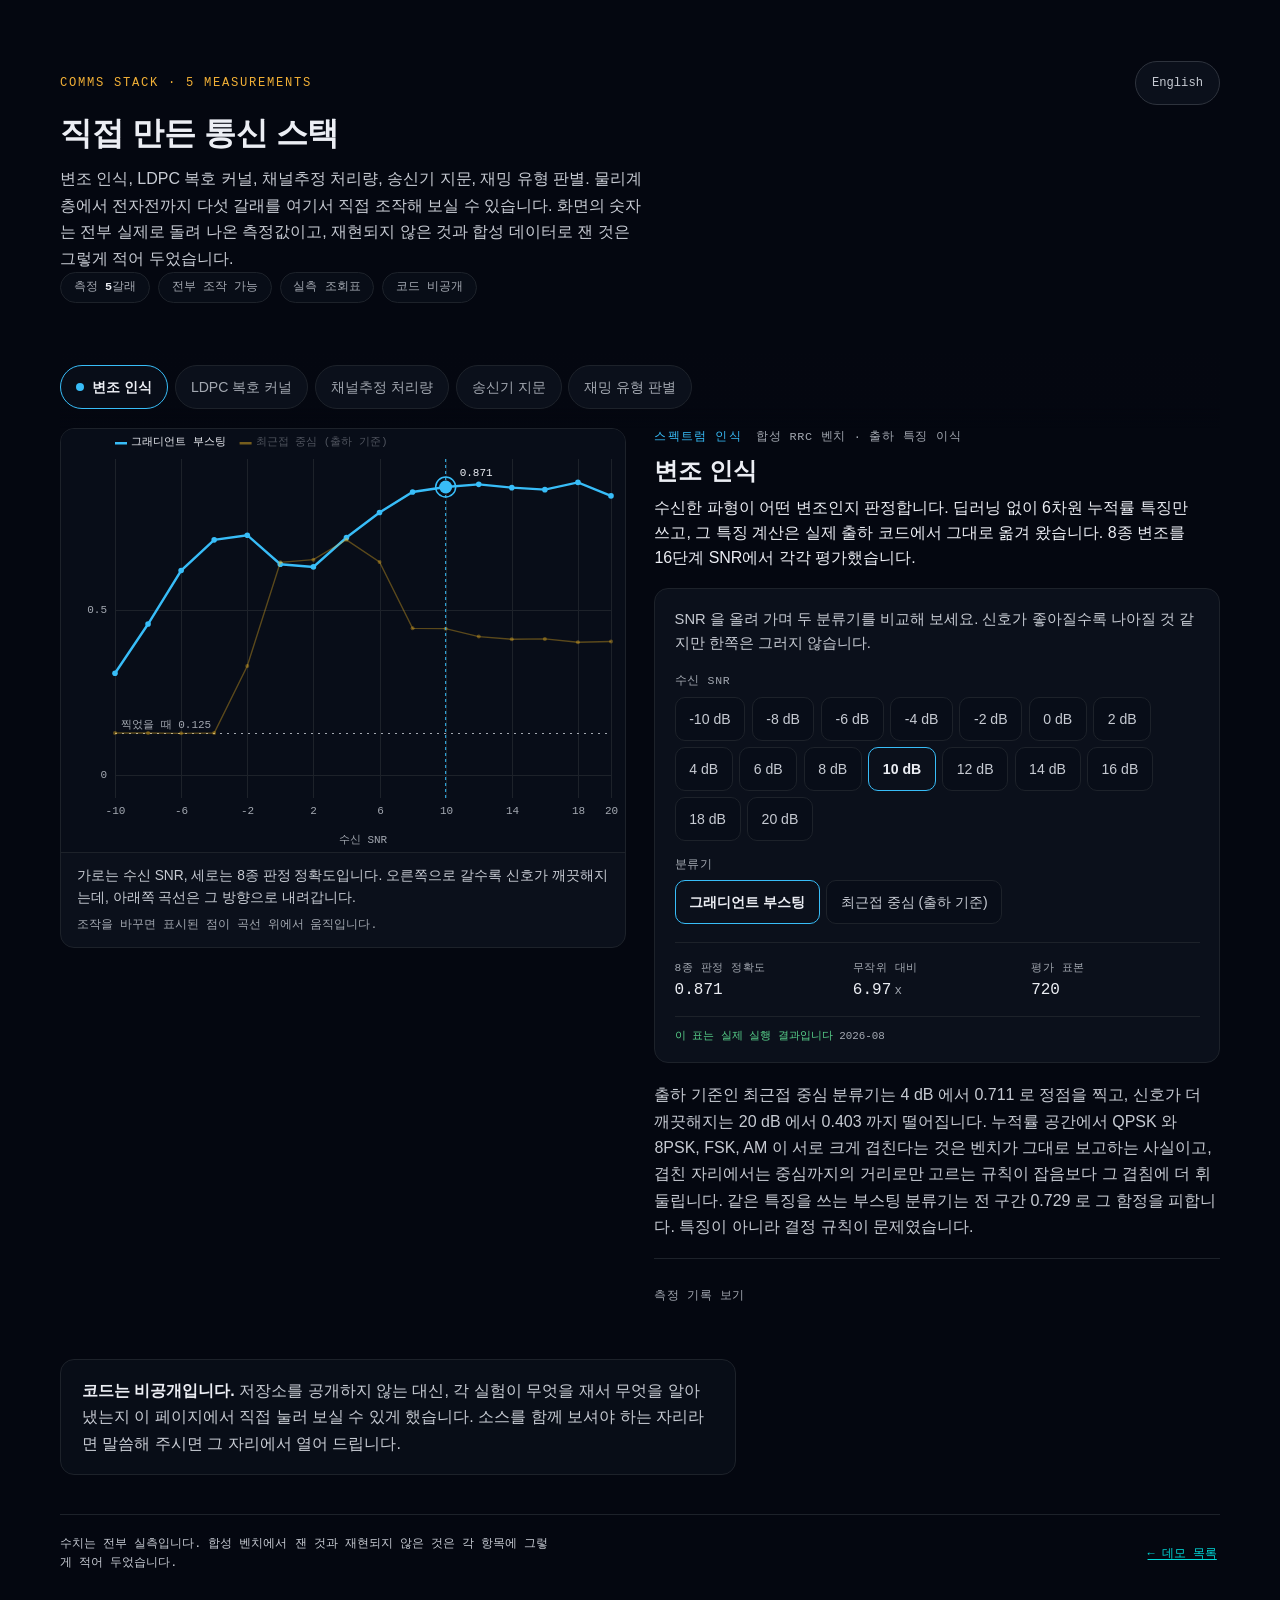
<file: demos/comms/index.html>
<!doctype html>
<html lang="ko">
<head>
<meta charset="utf-8">
<meta name="viewport" content="width=device-width, initial-scale=1">
<title>통신 스택 5종 — 물리계층에서 재밍 판별까지 눌러 봅니다</title>
<meta name="description" content="변조 인식, 재밍 유형 판별, LDPC 복호 커널, 채널추정 처리량, 송신기 지문까지 직접 만든 통신 스택 다섯 갈래를 브라우저에서 조작해 볼 수 있습니다. 화면의 숫자는 전부 실제로 돌려 나온 측정값입니다.">
<meta name="color-scheme" content="dark">
<meta property="og:type" content="website">
<meta property="og:title" content="통신 스택 5종 — 물리계층에서 재밍 판별까지 눌러 봅니다">
<meta property="og:description" content="SNR을 올리면 판정이, 배치를 키우면 처리량이, 시드를 바꾸면 결론이 그 자리에서 달라집니다. 전부 실측 조회표입니다.">
<meta property="og:url" content="https://hyojunguy.github.io/demos/comms/">
<style>
  :root{
    --bg:oklch(13% .022 265); --bg-2:oklch(16% .026 265);
    --panel:oklch(17.5% .024 265 / .72); --panel-solid:oklch(17.5% .024 265);
    --fg:oklch(95% .008 265); --fg-2:oklch(84% .012 265); --fg-3:oklch(73% .014 265);
    --line:oklch(32% .02 265); --line-soft:oklch(25% .018 265);
    --cy:oklch(80% .145 195); --am:oklch(80% .15 78); --vi:oklch(72% .175 300);
    --ok:oklch(78% .15 155); --bad:oklch(72% .19 25);
    --accent:var(--cy);
    --sans:"Pretendard Variable",Pretendard,-apple-system,BlinkMacSystemFont,"Segoe UI",sans-serif;
    --mono:"JetBrains Mono","IBM Plex Mono",ui-monospace,SFMono-Regular,Menlo,monospace;
    --r:14px;
  }
  *{box-sizing:border-box;margin:0;min-width:0}
  html{scroll-behavior:smooth}
  body{background:var(--bg);color:var(--fg);font-family:var(--sans);font-size:16px;line-height:1.65;
       padding:0 clamp(1rem,4vw,3rem) 4rem;overflow-x:hidden}
  main{max-width:1160px;margin:0 auto}
  a{color:var(--cy);text-underline-offset:.2em}
  :focus-visible{outline:3px solid var(--am);outline-offset:3px;border-radius:4px}
  .skip{position:absolute;left:-9999px;min-height:44px}
  .skip:focus{position:static;display:inline-flex;align-items:center;min-height:44px;
              margin:.6rem 0;padding:.6rem 1rem;
              background:var(--panel-solid);border:1px solid var(--line);border-radius:8px}

  /* ---- hero ---- */
  header.hero{padding:clamp(2.2rem,5vw,3.8rem) 0 1.4rem}
  .toprow{display:flex;flex-wrap:wrap;gap:.8rem;align-items:center;justify-content:space-between}
  .kicker{font-family:var(--mono);font-size:.76rem;letter-spacing:.14em;color:var(--am);text-transform:uppercase}
  h1{font-size:clamp(1.65rem,1.1rem+2.5vw,2.8rem);line-height:1.2;margin:.55rem 0 .9rem;letter-spacing:-.01em}
  .lede{color:var(--fg-2);max-width:66ch}
  .proof{display:grid;gap:.7rem;grid-template-columns:repeat(auto-fit,minmax(215px,1fr));
         margin:1.5rem 0 1rem;padding:0;list-style:none}
  .proof a{display:block;min-height:44px;text-decoration:none;color:inherit;
           background:var(--panel-solid);border:1px solid var(--line-soft);border-radius:12px;
           padding:.85rem 1rem;transition:border-color .16s ease,background-color .16s ease}
  .proof a:hover{border-color:var(--fg-3);background:var(--bg-2)}
  .proof .n{display:block;font-family:var(--mono);font-size:clamp(1.35rem,1.1rem+1vw,1.75rem);
            color:var(--fg);font-variant-numeric:tabular-nums;letter-spacing:-.01em}
  .proof .w{display:block;color:var(--fg-2);font-size:.86rem;margin-top:.2rem}
  .proof .go{display:block;font-family:var(--mono);font-size:.7rem;color:var(--fg-3);margin-top:.35rem}
  .facts{display:flex;flex-wrap:wrap;gap:.5rem;margin:0 0 .2rem;padding:0;list-style:none}
  .facts li{font-family:var(--mono);font-size:.74rem;color:var(--fg-3);
            border:1px solid var(--line-soft);border-radius:999px;padding:.3rem .8rem;background:var(--panel)}
  .facts b{color:var(--fg)}
  .langbtn{font-family:var(--mono);font-size:.76rem;color:var(--fg-2);background:var(--panel-solid);
           border:1px solid var(--line);border-radius:999px;padding:.55rem 1rem;cursor:pointer;min-height:44px}
  .langbtn:hover{color:var(--fg);border-color:var(--fg-3)}

  /* ---- tabs ---- */
  .railwrap{position:sticky;top:0;z-index:5;background:linear-gradient(var(--bg) 72%,transparent);
            padding:.7rem 0 .9rem;margin-top:1.6rem;overflow:hidden}
  .rail{display:flex;gap:.4rem;overflow-x:auto;overflow-y:hidden;max-width:100%;
        scrollbar-width:thin;padding-bottom:.25rem}
  .rail::-webkit-scrollbar{height:6px}
  .rail::-webkit-scrollbar-thumb{background:var(--line);border-radius:99px}
  .tab{flex:0 0 auto;min-height:44px;padding:.55rem .95rem;cursor:pointer;white-space:nowrap;
       background:var(--panel-solid);border:1px solid var(--line-soft);border-radius:999px;
       color:var(--fg-3);font-family:var(--sans);font-size:.88rem;
       transition:color .16s ease,border-color .16s ease,background-color .16s ease}
  .tab:hover{color:var(--fg-2);border-color:var(--fg-3)}
  .tab[aria-selected="true"]{color:var(--fg);border-color:var(--accent);background:var(--bg-2);font-weight:600}
  .tab[aria-selected="true"]::before{content:"";display:inline-block;width:.5rem;height:.5rem;border-radius:50%;
       background:var(--accent);margin-right:.5rem;vertical-align:.06em}

  /* ---- stage ---- */
  .split{display:grid;gap:1.4rem;align-items:start}
  @media (min-width:1000px){ .split{grid-template-columns:minmax(0,1fr) minmax(0,1fr);gap:1.8rem} }
  .stage{background:var(--panel-solid);border:1px solid var(--line-soft);border-radius:var(--r);
         overflow:hidden;position:relative;min-width:0}
  /* 폭을 먼저 정하고 높이를 비율로 얻는다. min-height 를 먼저 주면 높이에서 폭이
     역산되어 부모보다 넓어진 채 잘린다. */
  .stage canvas{display:block;width:100%;aspect-ratio:4/3;max-height:58vh;background:var(--bg-2)}
  .legend{padding:.75rem 1rem .85rem;border-top:1px solid var(--line-soft);color:var(--fg-2);font-size:.86rem}
  .legend .hint{font-family:var(--mono);font-size:.72rem;color:var(--fg-3);display:block;margin-top:.3rem}
  .nogl{padding:1.2rem;color:var(--fg-2);font-size:.9rem}

  /* ---- panel ---- */
  .panel{min-width:0}
  @media (max-width:999px){ .panel{margin-top:.2rem} }
  .eyebrow{font-family:var(--mono);font-size:.74rem;letter-spacing:.1em;text-transform:uppercase;
           color:var(--accent);display:flex;flex-wrap:wrap;gap:.5rem .9rem;align-items:center}
  .eyebrow .be{color:var(--fg-3);letter-spacing:.06em;text-transform:none}
  h2{font-size:clamp(1.3rem,1rem+1.4vw,1.9rem);line-height:1.3;margin:.5rem 0 .1rem}
  .product{color:var(--fg);font-size:clamp(1.02rem,.96rem+.42vw,1.22rem);line-height:1.55;margin:.6rem 0 1.1rem;max-width:60ch}
  .headline{color:var(--fg);font-size:1rem;font-weight:600;margin:.7rem 0 .55rem}
  .finding{color:var(--fg-2);max-width:72ch}
  .stats{display:grid;gap:.7rem;grid-template-columns:repeat(auto-fit,minmax(160px,1fr));margin:1.3rem 0}
  .stat{background:var(--panel-solid);border:1px solid var(--line-soft);border-radius:12px;padding:.8rem .95rem}
  .stat dt{font-family:var(--mono);font-size:.72rem;color:var(--fg-3);letter-spacing:.04em}
  .stat dd{font-family:var(--mono);font-size:1.05rem;color:var(--fg);margin-top:.25rem;
           font-variant-numeric:tabular-nums;overflow-wrap:anywhere;min-height:2.6em}
  h3{font-size:1rem;margin:1.6rem 0 .7rem;color:var(--fg)}

  /* ---- 조작 패널 ---- */
  .demo{background:var(--panel-solid);border:1px solid var(--line-soft);border-radius:var(--r);
        padding:1.1rem clamp(.8rem,3vw,1.2rem) 1rem;overflow:hidden}
  .dhow{color:var(--fg-2);font-size:.92rem;margin-bottom:1rem}
  .ctl{margin-bottom:.85rem}
  .ctl-l{display:block;font-family:var(--mono);font-size:.72rem;letter-spacing:.06em;
         text-transform:uppercase;color:var(--fg-3);margin-bottom:.4rem}
  .opts{display:flex;flex-wrap:wrap;gap:.4rem}
  .opt{min-height:44px;padding:.5rem .85rem;cursor:pointer;border-radius:10px;max-width:100%;
       overflow-wrap:anywhere;
       background:var(--bg-2);border:1px solid var(--line-soft);color:var(--fg-2);
       font-family:var(--sans);font-size:.88rem;
       transition:color .14s ease,border-color .14s ease,background-color .14s ease}
  .opt:hover{color:var(--fg);border-color:var(--fg-3)}
  .opt.on{background:var(--panel-solid);border-color:var(--accent);color:var(--fg);font-weight:600}
  .outs{display:grid;gap:.6rem;grid-template-columns:repeat(auto-fit,minmax(min(150px,100%),1fr));
        margin:1.1rem 0 .2rem;padding-top:1rem;border-top:1px solid var(--line-soft)}
  .oc{display:flex;flex-direction:column;gap:.15rem}
  .ok{font-family:var(--mono);font-size:.7rem;letter-spacing:.05em;color:var(--fg-3)}
  .ov{font-family:var(--mono);font-size:clamp(1.02rem,.9rem+.5vw,1.28rem);color:var(--fg);
      font-variant-numeric:tabular-nums;overflow-wrap:anywhere;word-break:break-word;line-height:1.25}
  .ov i{font-style:normal;font-size:.78rem;color:var(--fg-3);margin-left:.2rem}
  .otag{font-family:var(--mono);font-size:.66rem;color:var(--fg-3);
        border:1px solid var(--line-soft);border-radius:999px;padding:.05rem .45rem;align-self:flex-start}
  .dnote{color:var(--fg-2);font-size:.88rem;margin-top:.9rem;padding-left:.75rem;
         border-left:2px solid var(--accent)}
  .hole{color:var(--am);font-size:.9rem}
  .dprov{font-family:var(--mono);font-size:.68rem;color:var(--fg-3);margin-top:1rem;
         padding-top:.7rem;border-top:1px solid var(--line-soft)}
  .dprov span{color:var(--ok)}
  .verdict{color:var(--fg-2);margin:1.2rem 0 0;max-width:68ch}
  .more{margin-top:1.1rem;border-top:1px solid var(--line-soft);padding-top:.9rem}
  .more summary{cursor:pointer;min-height:44px;display:flex;align-items:center;
                font-family:var(--mono);font-size:.76rem;color:var(--fg-3);letter-spacing:.04em}
  .more summary:hover{color:var(--fg-2)}
  .more[open] summary{color:var(--fg-2);margin-bottom:.3rem}
  .prov{margin-top:1rem;display:grid;gap:.3rem}
  .prov dt{font-family:var(--mono);font-size:.7rem;letter-spacing:.05em;color:var(--fg-3);
           text-transform:uppercase;margin-top:.6rem}
  .prov dd{color:var(--fg-2);font-size:.85rem;overflow-wrap:anywhere}
  .prov code{font-family:var(--mono);font-size:.78rem;color:var(--fg-2);background:var(--bg-2);
             border:1px solid var(--line-soft);border-radius:6px;padding:.15rem .4rem;display:inline-block}
  .open{list-style:none;padding:0;display:grid;gap:.65rem}
  .open li{background:var(--panel);border:1px solid var(--line-soft);border-left:3px solid var(--line);
           border-radius:10px;padding:.75rem .95rem;color:var(--fg-2);font-size:.93rem;
           display:flex;gap:.8rem;align-items:flex-start;flex-wrap:wrap}
  .open li.k-gap{border-left-color:var(--am)}
  .open li.k-coverage{border-left-color:var(--cy)}
  .open li.k-declared{border-left-color:var(--ok)}
  .open li.k-caveat{border-left-color:var(--fg-3)}
  .chip{flex:0 0 auto;font-family:var(--mono);font-size:.7rem;letter-spacing:.06em;text-transform:uppercase;
        border:1px solid var(--line);border-radius:999px;padding:.15rem .6rem;color:var(--fg-3)}
  /* 칩 글자는 분류 이름을 이미 담고 있다. 색까지 실으면 프로젝트 액센트와 부딪힌다. */

  /* ---- notes ---- */
  .note{background:var(--panel);border:1px solid var(--line-soft);border-radius:var(--r);
        padding:1.1rem 1.3rem;margin:2.6rem 0 0;color:var(--fg-2);max-width:76ch}
  .note strong{color:var(--fg)}
  footer{margin-top:2.4rem;padding-top:1.1rem;border-top:1px solid var(--line-soft);
         font-family:var(--mono);font-size:.74rem;color:var(--fg-2);
         display:flex;flex-wrap:wrap;gap:.6rem 1.2rem;justify-content:space-between;align-items:center}
  footer span{max-width:70ch}
  footer a{display:inline-flex;align-items:center;min-height:44px;padding:0 .2rem}
  @media (max-width:999px){
    .split{display:flex;flex-direction:column;align-items:stretch}
    .panel{order:1}
    .stage{order:2}
    .stage canvas{aspect-ratio:16/10;max-height:42vh}
    .railwrap{margin-top:1.1rem}
    .proof{grid-template-columns:1fr;gap:.55rem}
    .proof .n{font-size:1.25rem}
  }
  @media (prefers-reduced-motion:reduce){
    html{scroll-behavior:auto}
    *{transition-duration:.01ms !important}
  }
</style>
</head>
<body>
<a class="skip" href="#panel">본문으로 건너뛰기</a>
<main>
  <header class="hero">
    <div class="toprow">
      <span class="kicker" id="kicker">Comms stack · 5 measurements</span>
      <button class="langbtn" id="lang" type="button">English</button>
    </div>
    <h1 id="title">직접 만든 통신 스택</h1>
    <p class="lede" id="lede"></p>
    <ul class="facts" id="facts"></ul>
  </header>

  <div class="railwrap">
    <div class="rail" id="rail" role="tablist" aria-label="프로젝트"></div>
  </div>

  <div class="split">
  <section class="stage" aria-labelledby="proj-name">
    <canvas id="plot" role="img"></canvas>
    <p class="legend" id="legend"></p>
  </section>

  <section class="panel" id="panel" tabindex="-1">
    <p class="eyebrow"><span id="domain"></span><span class="be" id="backend"></span></p>
    <h2 id="proj-name"></h2>
    <p class="product" id="product"></p>
    <div id="demo"></div>
    <p class="verdict" id="verdict"></p>
    <details class="more" id="more">
      <summary id="more-s"></summary>
      <p class="headline" id="headline"></p>
      <p class="finding" id="finding"></p>
      <dl class="stats" id="stats"></dl>
      <dl class="prov" id="prov"></dl>
    </details>
  </section>
  </div>

  <p class="note" id="note"></p>

  <footer>
    <span id="foot"></span>
    <a href="/demos.html">← 데모 목록</a>
  </footer>
</main>
<script type="module" src="./app.js"></script>
</body>
</html>
</file>
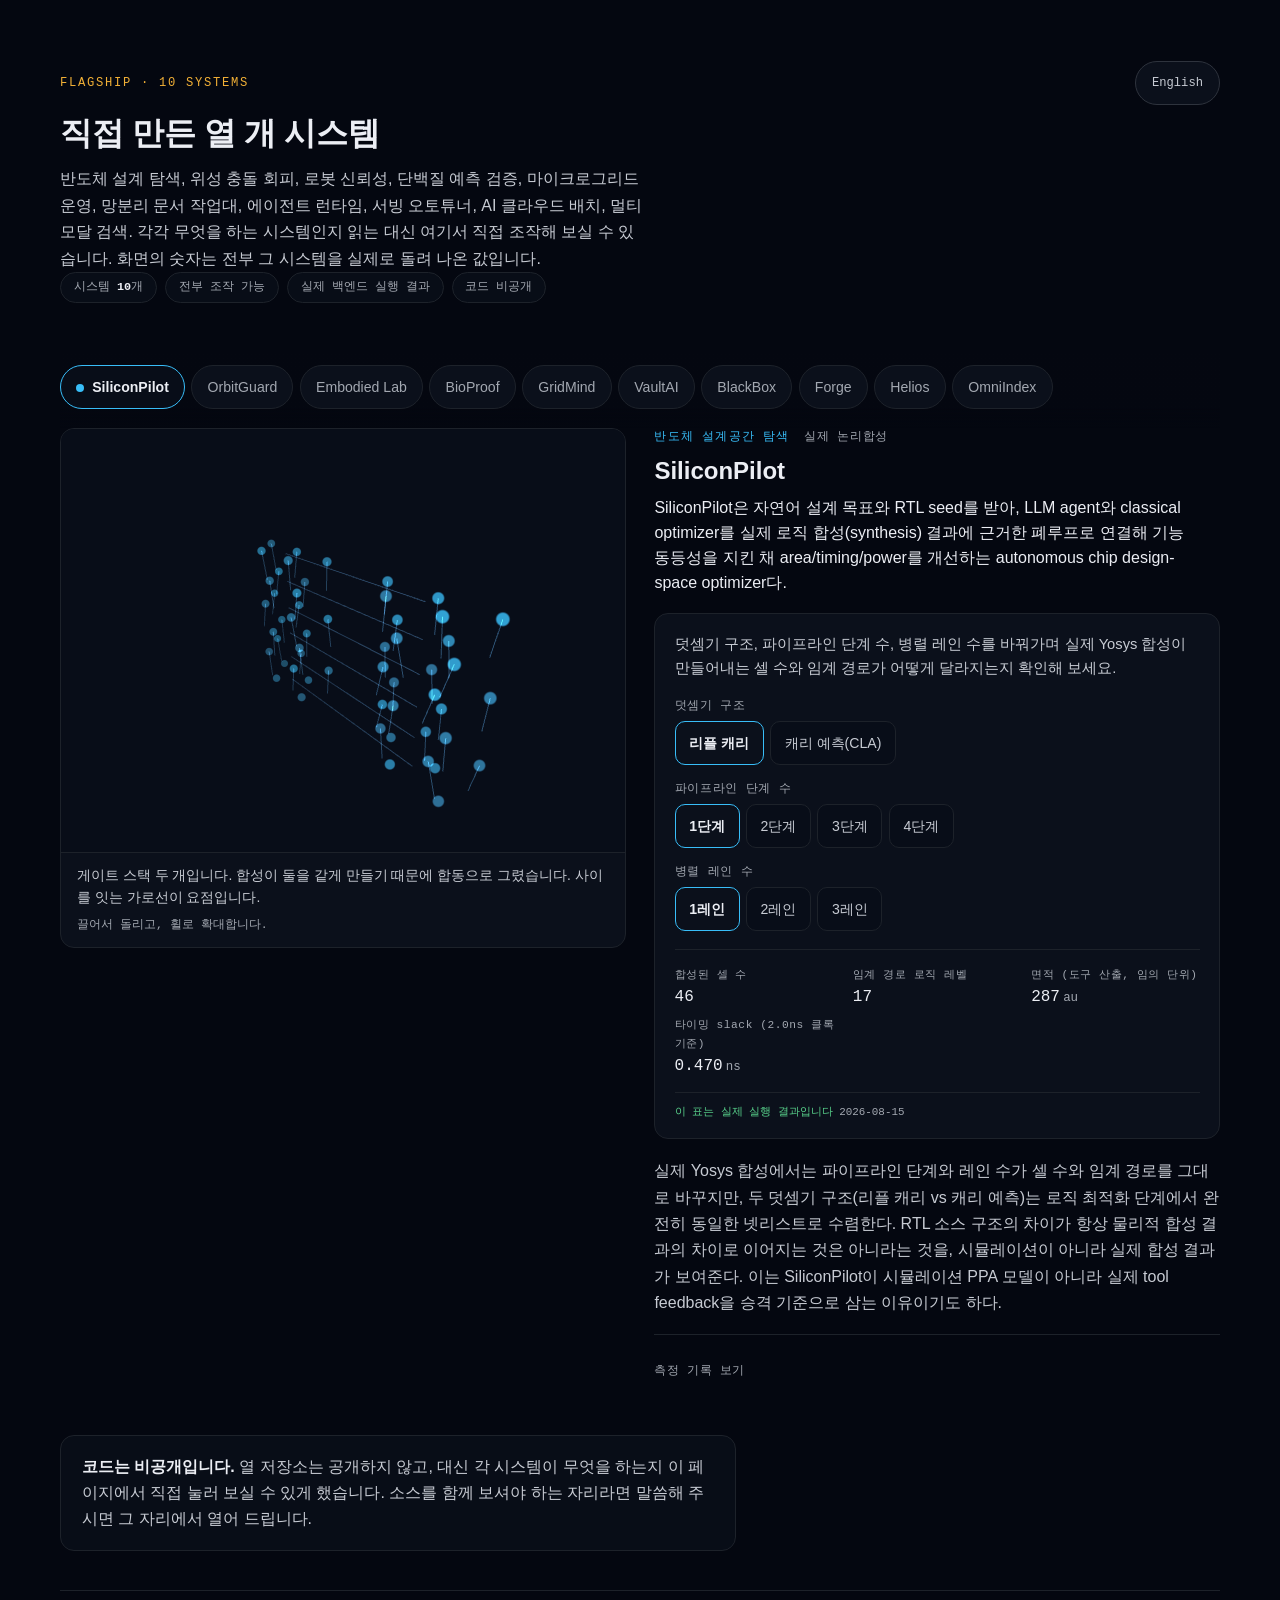
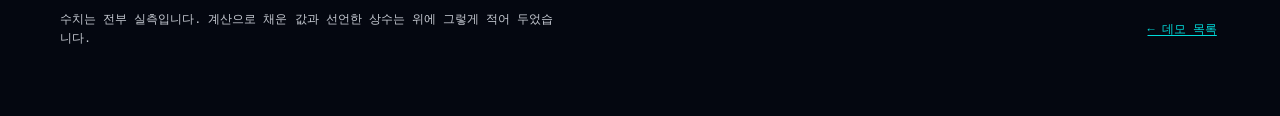
<file: demos/flagship/index.html>
<!doctype html>
<html lang="ko">
<head>
<meta charset="utf-8">
<meta name="viewport" content="width=device-width, initial-scale=1">
<title>플래그십 10종 — 직접 만든 시스템을 눌러 봅니다</title>
<meta name="description" content="반도체 설계 탐색부터 위성 충돌 회피, 로봇 신뢰성, 망분리 문서 작업대, 서빙 오토튜너까지 직접 만든 열 개 시스템을 브라우저에서 조작해 볼 수 있습니다. 화면의 숫자는 전부 그 시스템을 실제로 돌려 나온 값입니다.">
<meta name="color-scheme" content="dark">
<meta property="og:type" content="website">
<meta property="og:title" content="플래그십 10종 — 직접 만든 시스템을 눌러 봅니다">
<meta property="og:description" content="열 개 시스템을 각각 조작해 봅니다. 구조를 바꾸면 합성 결과가, 결함을 주입하면 에이전트의 결정이 그 자리에서 달라집니다.">
<meta property="og:url" content="https://hyojunguy.github.io/demos/flagship/">
<style>
  :root{
    --bg:oklch(13% .022 265); --bg-2:oklch(16% .026 265);
    --panel:oklch(17.5% .024 265 / .72); --panel-solid:oklch(17.5% .024 265);
    --fg:oklch(95% .008 265); --fg-2:oklch(84% .012 265); --fg-3:oklch(73% .014 265);
    --line:oklch(32% .02 265); --line-soft:oklch(25% .018 265);
    --cy:oklch(80% .145 195); --am:oklch(80% .15 78); --vi:oklch(72% .175 300);
    --ok:oklch(78% .15 155); --bad:oklch(72% .19 25);
    --accent:var(--cy);
    --sans:"Pretendard Variable",Pretendard,-apple-system,BlinkMacSystemFont,"Segoe UI",sans-serif;
    --mono:"JetBrains Mono","IBM Plex Mono",ui-monospace,SFMono-Regular,Menlo,monospace;
    --r:14px;
  }
  *{box-sizing:border-box;margin:0;min-width:0}
  html{scroll-behavior:smooth}
  body{background:var(--bg);color:var(--fg);font-family:var(--sans);font-size:16px;line-height:1.65;
       padding:0 clamp(1rem,4vw,3rem) 4rem;overflow-x:hidden}
  main{max-width:1160px;margin:0 auto}
  a{color:var(--cy);text-underline-offset:.2em}
  :focus-visible{outline:3px solid var(--am);outline-offset:3px;border-radius:4px}
  .skip{position:absolute;left:-9999px;min-height:44px}
  .skip:focus{position:static;display:inline-flex;align-items:center;min-height:44px;
              margin:.6rem 0;padding:.6rem 1rem;
              background:var(--panel-solid);border:1px solid var(--line);border-radius:8px}

  /* ---- hero ---- */
  header.hero{padding:clamp(2.2rem,5vw,3.8rem) 0 1.4rem}
  .toprow{display:flex;flex-wrap:wrap;gap:.8rem;align-items:center;justify-content:space-between}
  .kicker{font-family:var(--mono);font-size:.76rem;letter-spacing:.14em;color:var(--am);text-transform:uppercase}
  h1{font-size:clamp(1.65rem,1.1rem+2.5vw,2.8rem);line-height:1.2;margin:.55rem 0 .9rem;letter-spacing:-.01em}
  .lede{color:var(--fg-2);max-width:66ch}
  .proof{display:grid;gap:.7rem;grid-template-columns:repeat(auto-fit,minmax(215px,1fr));
         margin:1.5rem 0 1rem;padding:0;list-style:none}
  .proof a{display:block;min-height:44px;text-decoration:none;color:inherit;
           background:var(--panel-solid);border:1px solid var(--line-soft);border-radius:12px;
           padding:.85rem 1rem;transition:border-color .16s ease,background-color .16s ease}
  .proof a:hover{border-color:var(--fg-3);background:var(--bg-2)}
  .proof .n{display:block;font-family:var(--mono);font-size:clamp(1.35rem,1.1rem+1vw,1.75rem);
            color:var(--fg);font-variant-numeric:tabular-nums;letter-spacing:-.01em}
  .proof .w{display:block;color:var(--fg-2);font-size:.86rem;margin-top:.2rem}
  .proof .go{display:block;font-family:var(--mono);font-size:.7rem;color:var(--fg-3);margin-top:.35rem}
  .facts{display:flex;flex-wrap:wrap;gap:.5rem;margin:0 0 .2rem;padding:0;list-style:none}
  .facts li{font-family:var(--mono);font-size:.74rem;color:var(--fg-3);
            border:1px solid var(--line-soft);border-radius:999px;padding:.3rem .8rem;background:var(--panel)}
  .facts b{color:var(--fg)}
  .langbtn{font-family:var(--mono);font-size:.76rem;color:var(--fg-2);background:var(--panel-solid);
           border:1px solid var(--line);border-radius:999px;padding:.55rem 1rem;cursor:pointer;min-height:44px}
  .langbtn:hover{color:var(--fg);border-color:var(--fg-3)}

  /* ---- tabs ---- */
  .railwrap{position:sticky;top:0;z-index:5;background:linear-gradient(var(--bg) 72%,transparent);
            padding:.7rem 0 .9rem;margin-top:1.6rem;overflow:hidden}
  .rail{display:flex;gap:.4rem;overflow-x:auto;overflow-y:hidden;max-width:100%;
        scrollbar-width:thin;padding-bottom:.25rem}
  .rail::-webkit-scrollbar{height:6px}
  .rail::-webkit-scrollbar-thumb{background:var(--line);border-radius:99px}
  .tab{flex:0 0 auto;min-height:44px;padding:.55rem .95rem;cursor:pointer;white-space:nowrap;
       background:var(--panel-solid);border:1px solid var(--line-soft);border-radius:999px;
       color:var(--fg-3);font-family:var(--sans);font-size:.88rem;
       transition:color .16s ease,border-color .16s ease,background-color .16s ease}
  .tab:hover{color:var(--fg-2);border-color:var(--fg-3)}
  .tab[aria-selected="true"]{color:var(--fg);border-color:var(--accent);background:var(--bg-2);font-weight:600}
  .tab[aria-selected="true"]::before{content:"";display:inline-block;width:.5rem;height:.5rem;border-radius:50%;
       background:var(--accent);margin-right:.5rem;vertical-align:.06em}

  /* ---- stage ---- */
  .split{display:grid;gap:1.4rem;align-items:start}
  @media (min-width:1000px){ .split{grid-template-columns:minmax(0,1fr) minmax(0,1fr);gap:1.8rem} }
  .stage{background:var(--panel-solid);border:1px solid var(--line-soft);border-radius:var(--r);
         overflow:hidden;position:relative;min-width:0}
  /* 폭을 먼저 정하고 높이를 비율로 얻는다. min-height 를 먼저 주면 높이에서 폭이
     역산되어 부모보다 넓어진 채 잘린다. */
  .stage canvas{display:block;width:100%;aspect-ratio:4/3;max-height:58vh;background:var(--bg-2);touch-action:pan-y}
  .legend{padding:.75rem 1rem .85rem;border-top:1px solid var(--line-soft);color:var(--fg-2);font-size:.86rem}
  .legend .hint{font-family:var(--mono);font-size:.72rem;color:var(--fg-3);display:block;margin-top:.3rem}
  .nogl{padding:1.2rem;color:var(--fg-2);font-size:.9rem}

  /* ---- panel ---- */
  .panel{min-width:0}
  @media (max-width:999px){ .panel{margin-top:.2rem} }
  .eyebrow{font-family:var(--mono);font-size:.74rem;letter-spacing:.1em;text-transform:uppercase;
           color:var(--accent);display:flex;flex-wrap:wrap;gap:.5rem .9rem;align-items:center}
  .eyebrow .be{color:var(--fg-3);letter-spacing:.06em;text-transform:none}
  h2{font-size:clamp(1.3rem,1rem+1.4vw,1.9rem);line-height:1.3;margin:.5rem 0 .1rem}
  .product{color:var(--fg);font-size:clamp(1.02rem,.96rem+.42vw,1.22rem);line-height:1.55;margin:.6rem 0 1.1rem;max-width:60ch}
  .headline{color:var(--fg);font-size:1rem;font-weight:600;margin:.7rem 0 .55rem}
  .finding{color:var(--fg-2);max-width:72ch}
  .stats{display:grid;gap:.7rem;grid-template-columns:repeat(auto-fit,minmax(160px,1fr));margin:1.3rem 0}
  .stat{background:var(--panel-solid);border:1px solid var(--line-soft);border-radius:12px;padding:.8rem .95rem}
  .stat dt{font-family:var(--mono);font-size:.72rem;color:var(--fg-3);letter-spacing:.04em}
  .stat dd{font-family:var(--mono);font-size:1.05rem;color:var(--fg);margin-top:.25rem;
           font-variant-numeric:tabular-nums;overflow-wrap:anywhere;min-height:2.6em}
  h3{font-size:1rem;margin:1.6rem 0 .7rem;color:var(--fg)}

  /* ---- 조작 패널 ---- */
  .demo{background:var(--panel-solid);border:1px solid var(--line-soft);border-radius:var(--r);
        padding:1.1rem clamp(.8rem,3vw,1.2rem) 1rem;overflow:hidden}
  .dhow{color:var(--fg-2);font-size:.92rem;margin-bottom:1rem}
  .ctl{margin-bottom:.85rem}
  .ctl-l{display:block;font-family:var(--mono);font-size:.72rem;letter-spacing:.06em;
         text-transform:uppercase;color:var(--fg-3);margin-bottom:.4rem}
  .opts{display:flex;flex-wrap:wrap;gap:.4rem}
  .opt{min-height:44px;padding:.5rem .85rem;cursor:pointer;border-radius:10px;max-width:100%;
       overflow-wrap:anywhere;
       background:var(--bg-2);border:1px solid var(--line-soft);color:var(--fg-2);
       font-family:var(--sans);font-size:.88rem;
       transition:color .14s ease,border-color .14s ease,background-color .14s ease}
  .opt:hover{color:var(--fg);border-color:var(--fg-3)}
  .opt.on{background:var(--panel-solid);border-color:var(--accent);color:var(--fg);font-weight:600}
  .outs{display:grid;gap:.6rem;grid-template-columns:repeat(auto-fit,minmax(min(150px,100%),1fr));
        margin:1.1rem 0 .2rem;padding-top:1rem;border-top:1px solid var(--line-soft)}
  .oc{display:flex;flex-direction:column;gap:.15rem}
  .ok{font-family:var(--mono);font-size:.7rem;letter-spacing:.05em;color:var(--fg-3)}
  .ov{font-family:var(--mono);font-size:clamp(1.02rem,.9rem+.5vw,1.28rem);color:var(--fg);
      font-variant-numeric:tabular-nums;overflow-wrap:anywhere;word-break:break-word;line-height:1.25}
  .ov i{font-style:normal;font-size:.78rem;color:var(--fg-3);margin-left:.2rem}
  .otag{font-family:var(--mono);font-size:.66rem;color:var(--fg-3);
        border:1px solid var(--line-soft);border-radius:999px;padding:.05rem .45rem;align-self:flex-start}
  .dnote{color:var(--fg-2);font-size:.88rem;margin-top:.9rem;padding-left:.75rem;
         border-left:2px solid var(--accent)}
  .hole{color:var(--am);font-size:.9rem}
  .dprov{font-family:var(--mono);font-size:.68rem;color:var(--fg-3);margin-top:1rem;
         padding-top:.7rem;border-top:1px solid var(--line-soft)}
  .dprov span{color:var(--ok)}
  .verdict{color:var(--fg-2);margin:1.2rem 0 0;max-width:68ch}
  .more{margin-top:1.1rem;border-top:1px solid var(--line-soft);padding-top:.9rem}
  .more summary{cursor:pointer;min-height:44px;display:flex;align-items:center;
                font-family:var(--mono);font-size:.76rem;color:var(--fg-3);letter-spacing:.04em}
  .more summary:hover{color:var(--fg-2)}
  .more[open] summary{color:var(--fg-2);margin-bottom:.3rem}
  .prov{margin-top:1rem;display:grid;gap:.3rem}
  .prov dt{font-family:var(--mono);font-size:.7rem;letter-spacing:.05em;color:var(--fg-3);
           text-transform:uppercase;margin-top:.6rem}
  .prov dd{color:var(--fg-2);font-size:.85rem;overflow-wrap:anywhere}
  .prov code{font-family:var(--mono);font-size:.78rem;color:var(--fg-2);background:var(--bg-2);
             border:1px solid var(--line-soft);border-radius:6px;padding:.15rem .4rem;display:inline-block}
  .open{list-style:none;padding:0;display:grid;gap:.65rem}
  .open li{background:var(--panel);border:1px solid var(--line-soft);border-left:3px solid var(--line);
           border-radius:10px;padding:.75rem .95rem;color:var(--fg-2);font-size:.93rem;
           display:flex;gap:.8rem;align-items:flex-start;flex-wrap:wrap}
  .open li.k-gap{border-left-color:var(--am)}
  .open li.k-coverage{border-left-color:var(--cy)}
  .open li.k-declared{border-left-color:var(--ok)}
  .open li.k-caveat{border-left-color:var(--fg-3)}
  .chip{flex:0 0 auto;font-family:var(--mono);font-size:.7rem;letter-spacing:.06em;text-transform:uppercase;
        border:1px solid var(--line);border-radius:999px;padding:.15rem .6rem;color:var(--fg-3)}
  /* 칩 글자는 분류 이름을 이미 담고 있다. 색까지 실으면 프로젝트 액센트와 부딪힌다. */

  /* ---- notes ---- */
  .note{background:var(--panel);border:1px solid var(--line-soft);border-radius:var(--r);
        padding:1.1rem 1.3rem;margin:2.6rem 0 0;color:var(--fg-2);max-width:76ch}
  .note strong{color:var(--fg)}
  footer{margin-top:2.4rem;padding-top:1.1rem;border-top:1px solid var(--line-soft);
         font-family:var(--mono);font-size:.74rem;color:var(--fg-2);
         display:flex;flex-wrap:wrap;gap:.6rem 1.2rem;justify-content:space-between;align-items:center}
  footer span{max-width:70ch}
  footer a{display:inline-flex;align-items:center;min-height:44px;padding:0 .2rem}
  @media (max-width:999px){
    .split{display:flex;flex-direction:column;align-items:stretch}
    .panel{order:1}
    .stage{order:2}
    .stage canvas{aspect-ratio:16/10;max-height:42vh}
    .railwrap{margin-top:1.1rem}
    .proof{grid-template-columns:1fr;gap:.55rem}
    .proof .n{font-size:1.25rem}
  }
  @media (prefers-reduced-motion:reduce){
    html{scroll-behavior:auto}
    *{transition-duration:.01ms !important}
  }
</style>
</head>
<body>
<a class="skip" href="#panel">본문으로 건너뛰기</a>
<main>
  <header class="hero">
    <div class="toprow">
      <span class="kicker" id="kicker">Flagship · 10 systems</span>
      <button class="langbtn" id="lang" type="button">English</button>
    </div>
    <h1 id="title">직접 만든 열 개 시스템</h1>
    <p class="lede" id="lede"></p>
    <ul class="facts" id="facts"></ul>
  </header>

  <div class="railwrap">
    <div class="rail" id="rail" role="tablist" aria-label="프로젝트"></div>
  </div>

  <div class="split">
  <section class="stage" aria-labelledby="proj-name">
    <canvas id="gl" aria-hidden="true"></canvas>
    <p class="legend" id="legend"></p>
  </section>

  <section class="panel" id="panel" tabindex="-1">
    <p class="eyebrow"><span id="domain"></span><span class="be" id="backend"></span></p>
    <h2 id="proj-name"></h2>
    <p class="product" id="product"></p>
    <div id="demo"></div>
    <p class="verdict" id="verdict"></p>
    <details class="more" id="more">
      <summary id="more-s"></summary>
      <p class="headline" id="headline"></p>
      <p class="finding" id="finding"></p>
      <dl class="stats" id="stats"></dl>
      <dl class="prov" id="prov"></dl>
    </details>
  </section>
  </div>

  <p class="note" id="note"></p>

  <footer>
    <span id="foot"></span>
    <a href="/demos.html">← 데모 목록</a>
  </footer>
</main>
<script type="module" src="./app.js"></script>
</body>
</html>
</file>
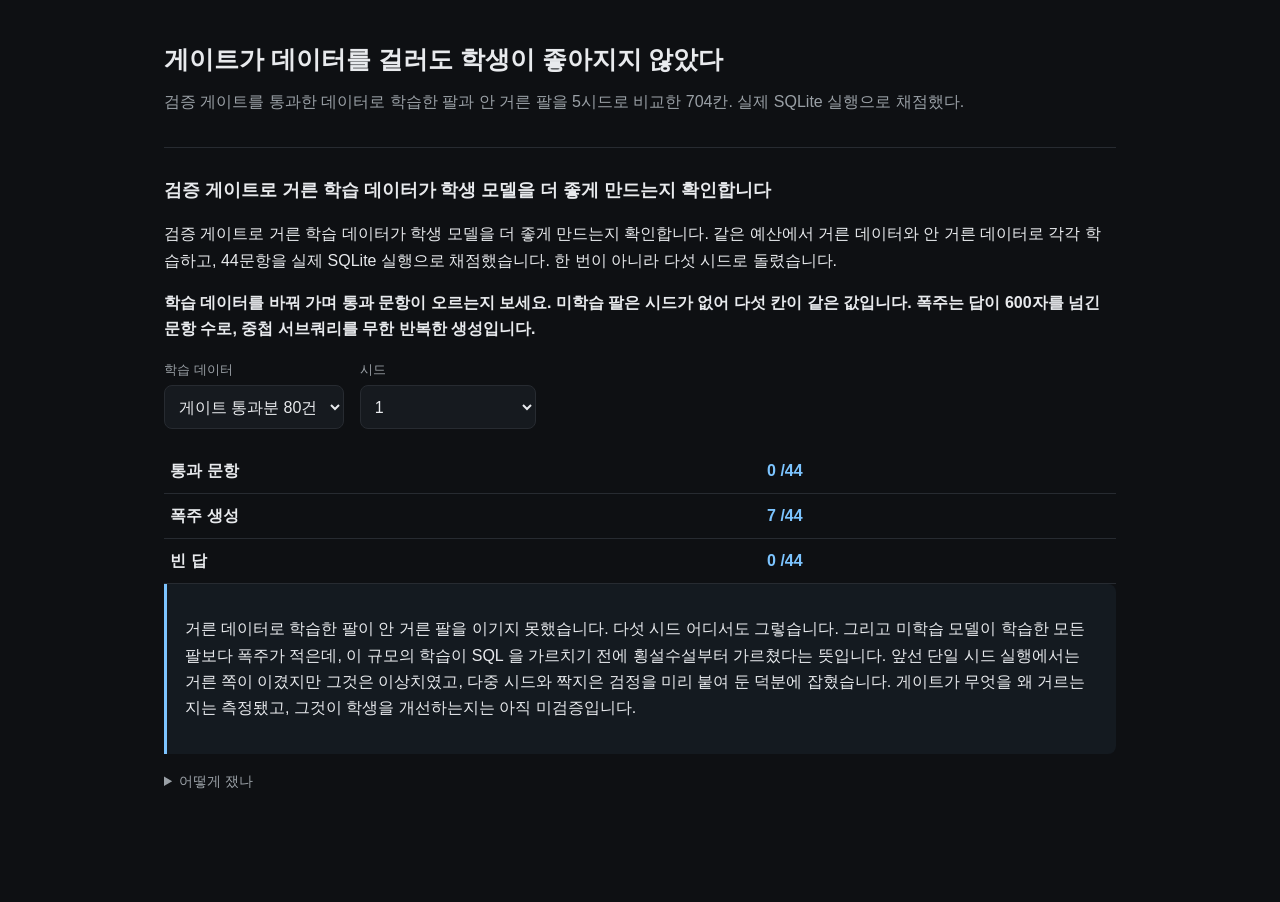
<file: demos/gate-vs-data/index.html>
<!doctype html>
<html lang="ko">
<head>
<meta charset="utf-8">
<meta name="viewport" content="width=device-width, initial-scale=1">
<title>게이트가 데이터를 걸러도 학생이 좋아지지 않았다</title>
<style>
  :root { color-scheme: dark; --bg:#0e1013; --fg:#e8eaed; --dim:#9aa0a6; --line:#272b31; --acc:#7cc4ff; }
  * { box-sizing: border-box; }
  body { margin:0; background:var(--bg); color:var(--fg);
         font:16px/1.65 -apple-system, "Apple SD Gothic Neo", "Malgun Gothic", sans-serif; }
  main { max-width: 62rem; margin: 0 auto; padding: 2.5rem 1.25rem 5rem; }
  h1 { font-size: 1.55rem; margin: 0 0 .5rem; }
  p.lede { color: var(--dim); margin: 0 0 2rem; }
  section { border-top: 1px solid var(--line); padding: 1.75rem 0; }
  h2 { font-size: 1.1rem; margin: 0 0 .75rem; }
  .ctl { display:flex; flex-wrap:wrap; gap:1rem; margin:.75rem 0 1.25rem; }
  label { display:block; font-size:.82rem; color:var(--dim); margin-bottom:.3rem; }
  select { min-height:44px; min-width:11rem; background:#161a1f; color:var(--fg);
           border:1px solid var(--line); border-radius:8px; padding:.4rem .6rem; font:inherit; }
  table { width:100%; border-collapse:collapse; }
  td, th { text-align:left; padding:.55rem .4rem; border-bottom:1px solid var(--line); }
  td.v { font-variant-numeric: tabular-nums; font-weight:600; color:var(--acc); }
  .verdict { background:#141a20; border-left:3px solid var(--acc); padding:1rem 1.1rem; border-radius:0 8px 8px 0; }
  details { margin-top:1rem; color:var(--dim); font-size:.9rem; }
  code { font-family: ui-monospace, Menlo, monospace; font-size:.85em; }
  .miss { color:#ffb4a2; }
</style>
</head>
<body>
<main>
  <h1>게이트가 데이터를 걸러도 학생이 좋아지지 않았다</h1>
  <p class="lede">검증 게이트를 통과한 데이터로 학습한 팔과 안 거른 팔을 5시드로 비교한 704칸. 실제 SQLite 실행으로 채점했다.</p>
  <div id="board"></div>
</main>
<script type="module">
  import { mount } from "./app.js";
  mount(["gate-vs-data.json"]);
</script>
</body>
</html>
</file>
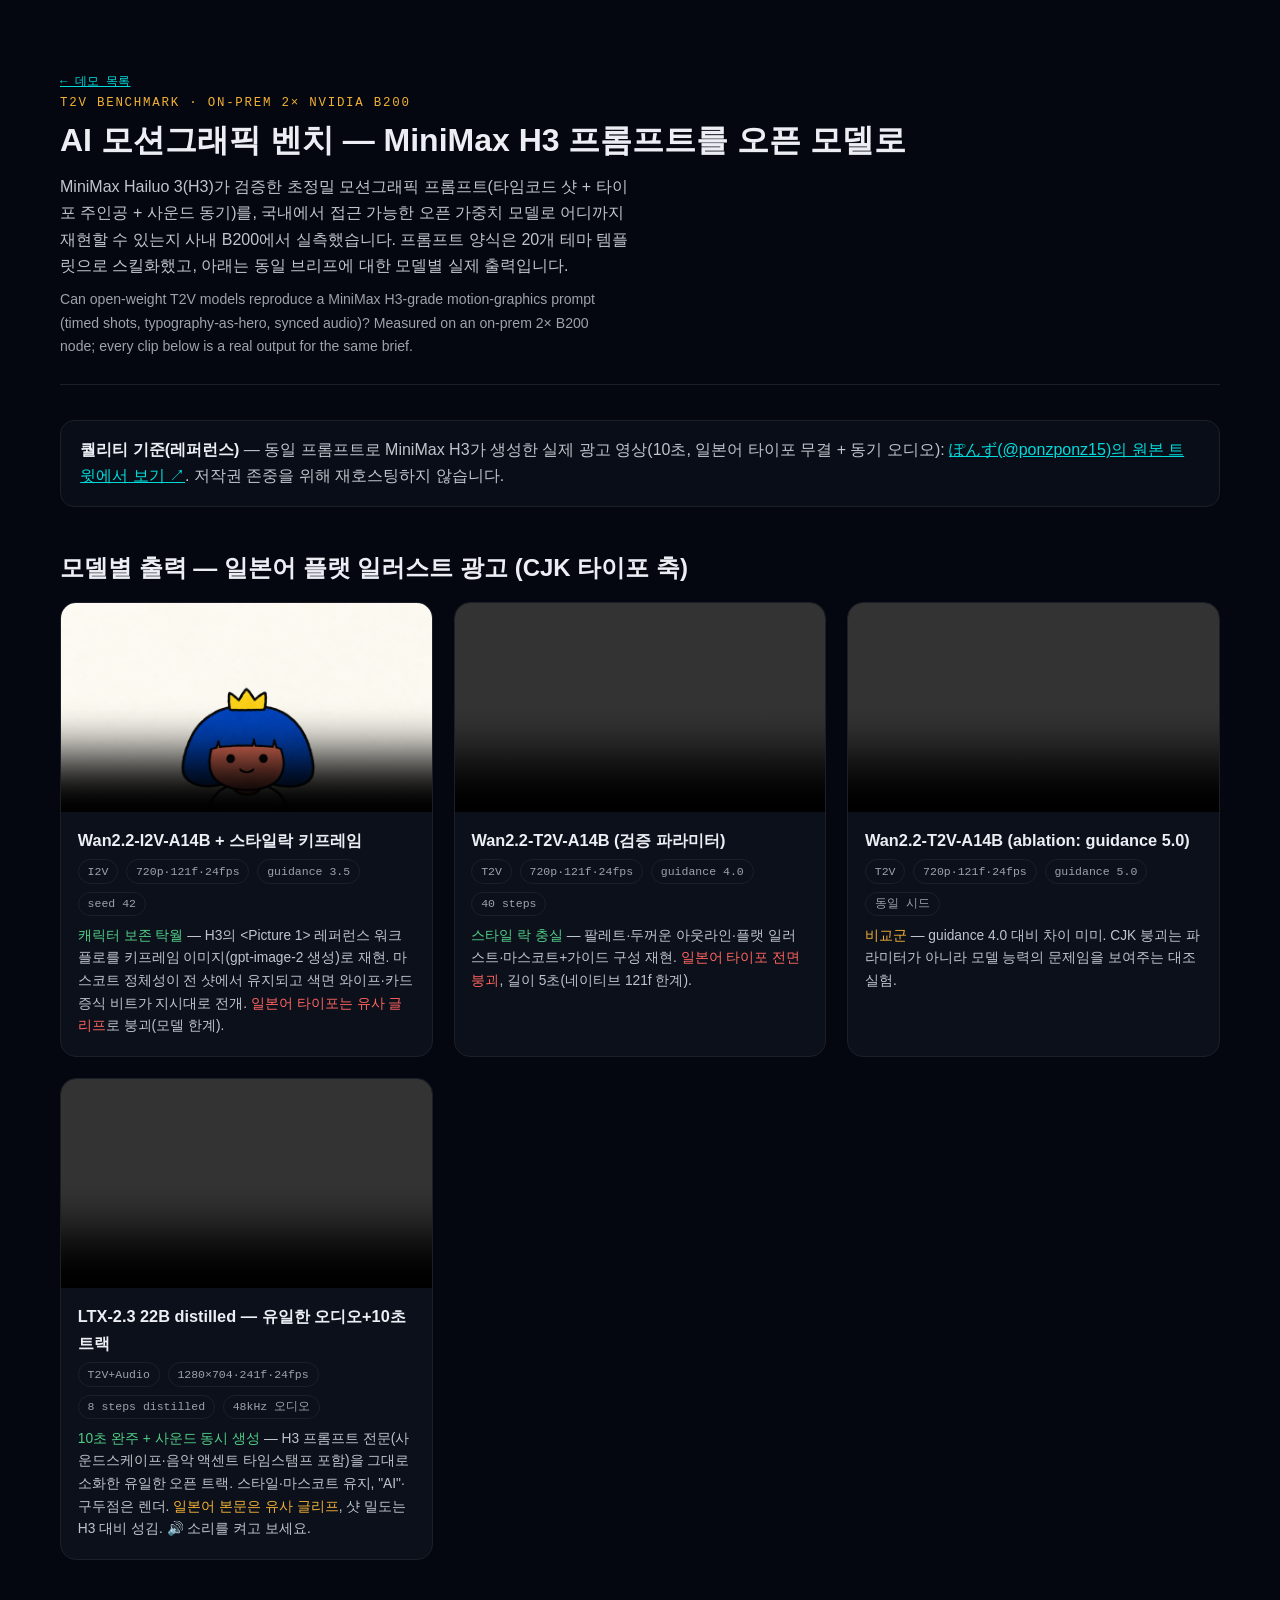
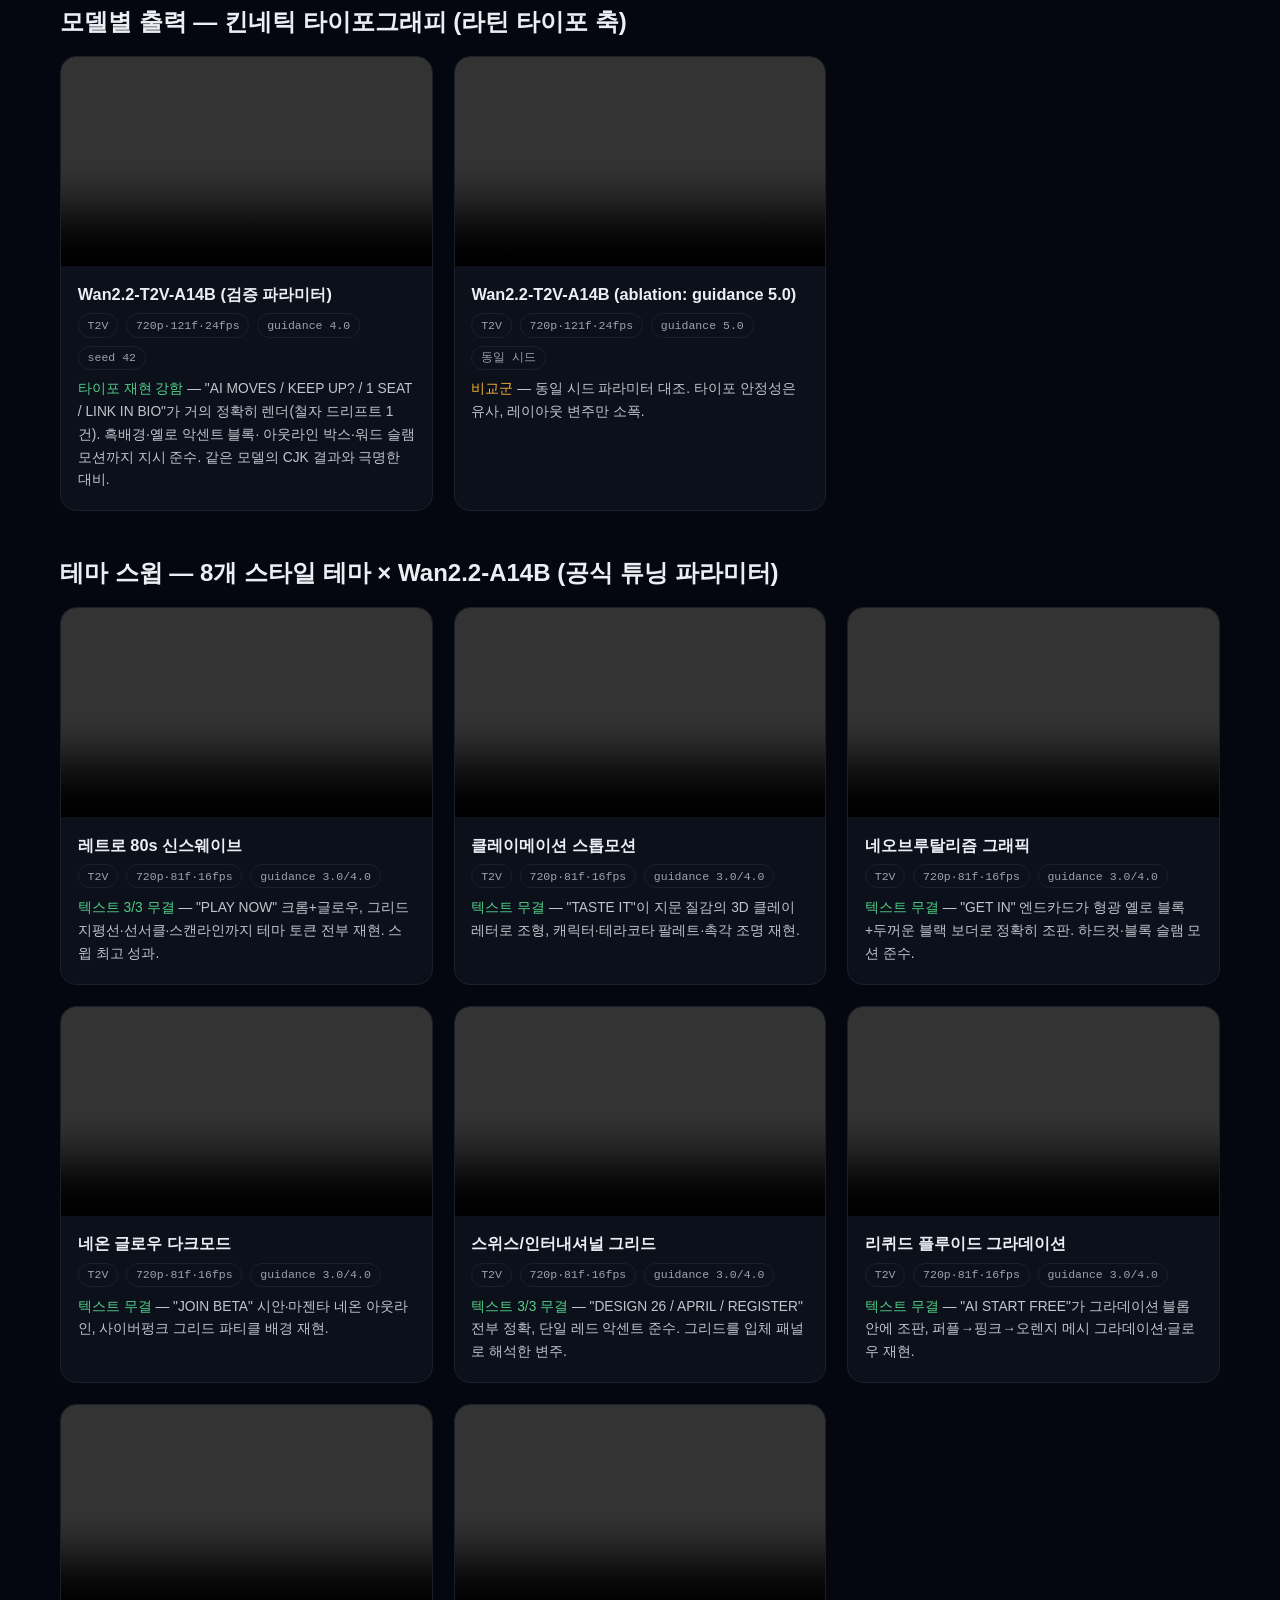
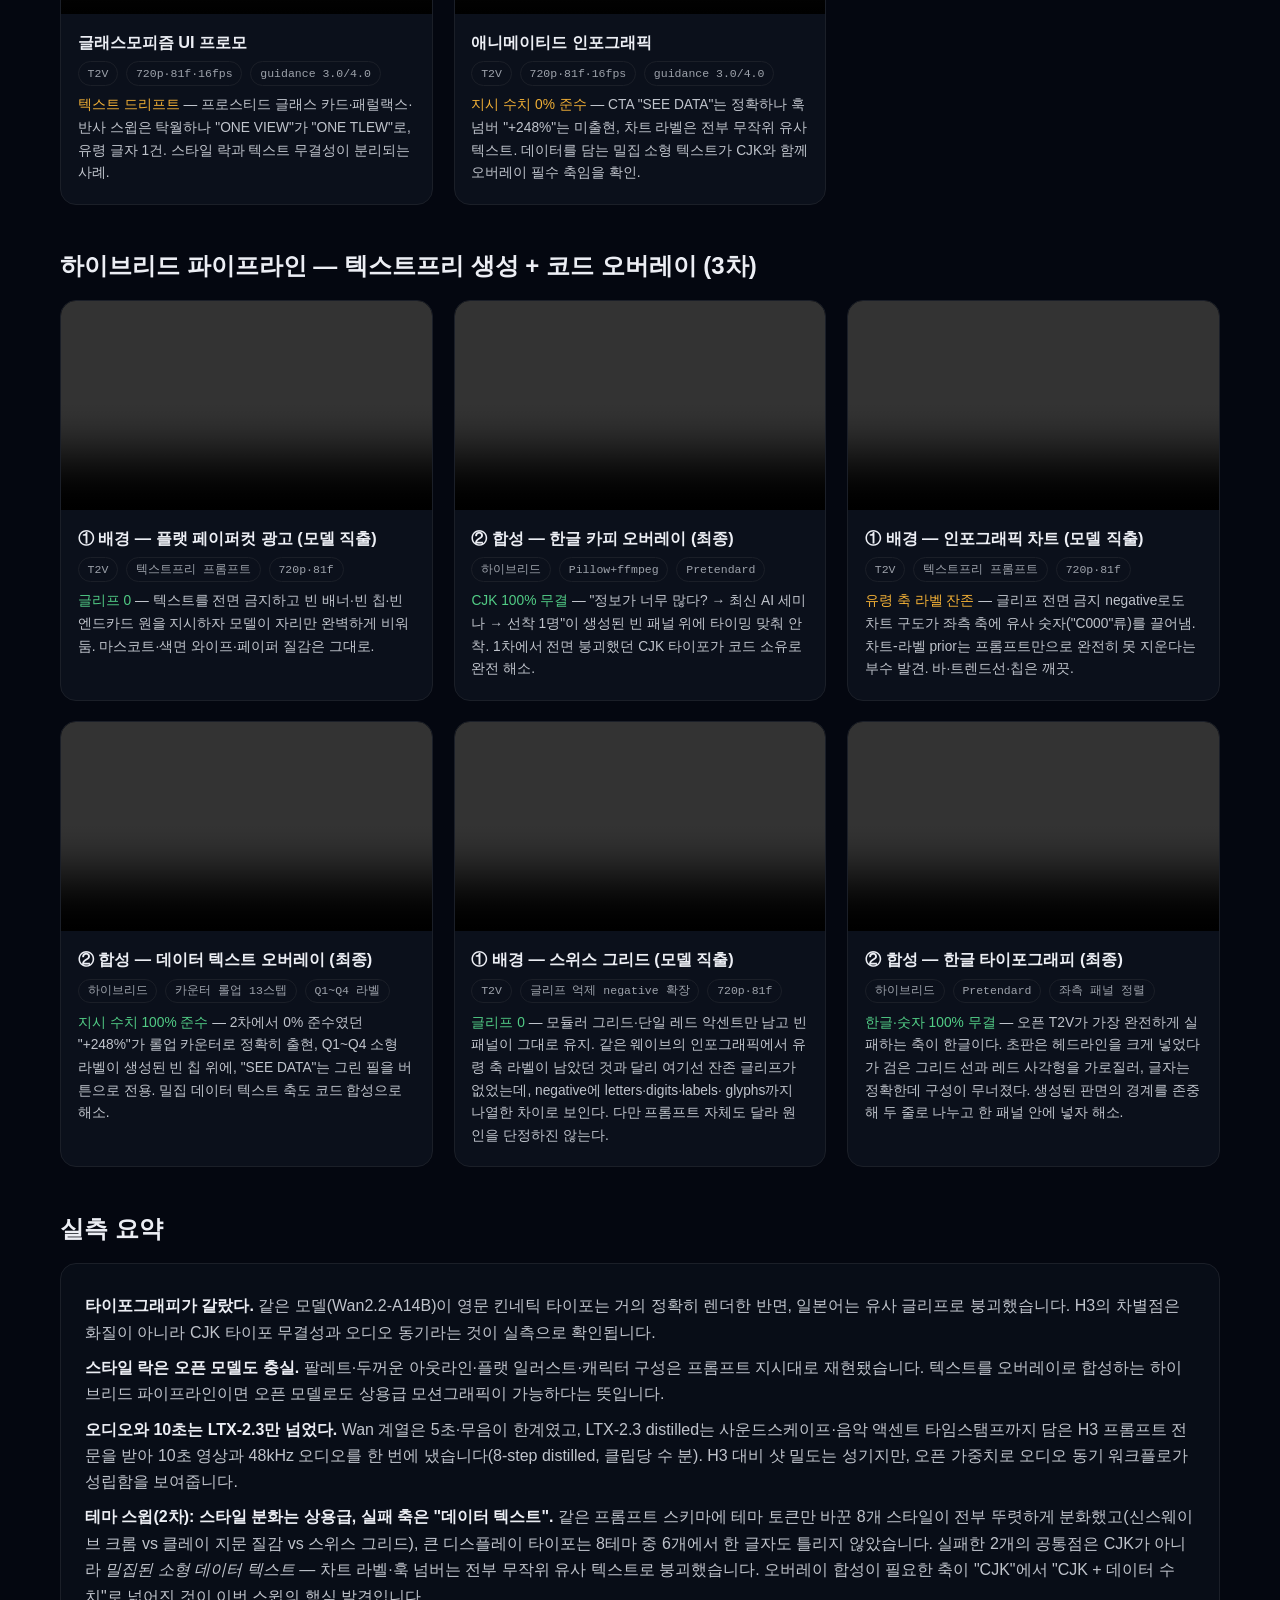
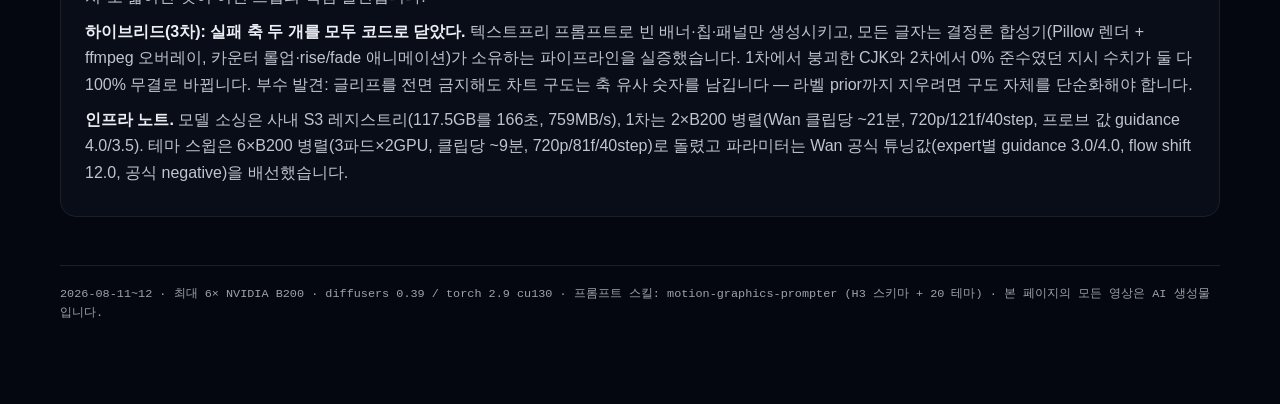
<file: demos/motion-gfx/index.html>
<!doctype html>
<html lang="ko">
<head>
<meta charset="utf-8">
<meta name="viewport" content="width=device-width, initial-scale=1">
<title>AI 모션그래픽 T2V 벤치 — H3 프롬프트 × 오픈 모델 (B200)</title>
<meta name="description" content="MiniMax H3급 구조화 모션그래픽 프롬프트를 사내 B200에서 오픈 T2V 모델(Wan2.2 A14B T2V/I2V, LTX-2.3)로 돌려 비교한 벤치마크 갤러리.">
<style>
  :root{
  color-scheme:dark;  /* 다크 페이지에 흰 네이티브 컨트롤이 박히던 것 (2026-08-18 감사) */
    --bg:oklch(13% .022 265); --bg-2:oklch(16% .026 265);
    --panel:oklch(17.5% .024 265 / .72); --panel-solid:oklch(17.5% .024 265);
    --fg:oklch(95% .008 265); --fg-2:oklch(82% .012 265); --fg-3:oklch(71% .014 265);
    --line:oklch(30% .02 265); --line-soft:oklch(24% .018 265);
    --cy:oklch(80% .145 195); --am:oklch(80% .15 78); --vi:oklch(70% .175 300); --ok:oklch(76% .15 155);
    --sans:"Pretendard Variable",Pretendard,-apple-system,BlinkMacSystemFont,sans-serif;
    --mono:"JetBrains Mono","IBM Plex Mono",ui-monospace,SFMono-Regular,Menlo,monospace;
  }
  *{box-sizing:border-box;margin:0}
  body{background:var(--bg);color:var(--fg);font-family:var(--sans);line-height:1.65;
       padding:0 clamp(1rem,4vw,3rem) 5rem}
  main{max-width:1160px;margin:0 auto}
  a{color:var(--cy)}
  header.hero{padding:clamp(2.5rem,6vw,4.5rem) 0 1.6rem;border-bottom:1px solid var(--line-soft);margin-bottom:2.2rem}
  .kicker{font-family:var(--mono);font-size:.78rem;letter-spacing:.14em;color:var(--am);text-transform:uppercase}
  h1{font-size:clamp(1.7rem,1.1rem+2.6vw,2.9rem);line-height:1.2;margin:.5rem 0 .9rem}
  .lede{color:var(--fg-2);max-width:64ch}
  .lede-en{color:var(--fg-3);max-width:70ch;font-size:.88rem;margin-top:.55rem}
  h2{font-size:clamp(1.2rem,1rem+1vw,1.6rem);margin:2.6rem 0 .9rem}
  .refnote{background:var(--panel);border:1px solid var(--line-soft);border-radius:14px;
           padding:1rem 1.2rem;margin:1.4rem 0;color:var(--fg-2)}
  .refnote strong{color:var(--fg)}
  .grid{display:grid;gap:1.3rem;grid-template-columns:repeat(auto-fill,minmax(min(330px,100%),1fr))}
  .card{background:var(--panel-solid);border:1px solid var(--line-soft);border-radius:16px;overflow:hidden;
        display:flex;flex-direction:column}
  .card video{width:100%;aspect-ratio:16/9;background:#000;display:block}
  .card .body{padding:.95rem 1.05rem 1.15rem}
  .card h3{font-size:1.02rem;margin-bottom:.3rem}
  .meta{font-family:var(--mono);font-size:.72rem;color:var(--fg-3);display:flex;flex-wrap:wrap;gap:.5rem;margin:.35rem 0 .55rem}
  .meta span{border:1px solid var(--line-soft);border-radius:999px;padding:.1rem .55rem}
  .verdict{font-size:.86rem;color:var(--fg-2)}
  .tag-ok{color:var(--ok)} .tag-warn{color:var(--am)} .tag-bad{color:oklch(70% .19 25)}
  .findings{background:var(--panel);border:1px solid var(--line-soft);border-radius:16px;padding:1.3rem 1.5rem}
  .findings p{margin:.55rem 0;color:var(--fg-2)}
  .findings p strong{color:var(--fg)}
  footer{margin-top:3rem;padding-top:1.2rem;border-top:1px solid var(--line-soft);
         font-family:var(--mono);font-size:.74rem;color:var(--fg-3)}
  .backlink{font-family:var(--mono);font-size:.78rem}
</style>
</head>
<body>
<main>
<header class="hero">
  <p class="backlink"><a href="../../demos.html">← 데모 목록</a></p>
  <p class="kicker">T2V Benchmark · On-prem 2× NVIDIA B200</p>
  <h1>AI 모션그래픽 벤치 — MiniMax H3 프롬프트를 오픈 모델로</h1>
  <p class="lede">MiniMax Hailuo 3(H3)가 검증한 초정밀 모션그래픽 프롬프트(타임코드 샷 + 타이포
  주인공 + 사운드 동기)를, 국내에서 접근 가능한 오픈 가중치 모델로 어디까지 재현할 수 있는지
  사내 B200에서 실측했습니다. 프롬프트 양식은 20개 테마 템플릿으로 스킬화했고, 아래는 동일
  브리프에 대한 모델별 실제 출력입니다.</p>
  <p class="lede-en">Can open-weight T2V models reproduce a MiniMax H3-grade motion-graphics
  prompt (timed shots, typography-as-hero, synced audio)? Measured on an on-prem 2× B200 node;
  every clip below is a real output for the same brief.</p>
</header>

<section class="refnote">
  <strong>퀄리티 기준(레퍼런스)</strong> — 동일 프롬프트로 MiniMax H3가 생성한 실제 광고
  영상(10초, 일본어 타이포 무결 + 동기 오디오):
  <a href="https://x.com/ponzponz15/status/2087037299100090380" rel="noopener" target="_blank">
  ぽんず(@ponzponz15)의 원본 트윗에서 보기 ↗</a>. 저작권 존중을 위해 재호스팅하지 않습니다.
</section>

<h2>모델별 출력 — 일본어 플랫 일러스트 광고 (CJK 타이포 축)</h2>
<div class="grid" id="jp-grid">
  <article class="card">
    <video src="media/wan-i2v-jp-ad.mp4" controls loop muted playsinline preload="none" poster="media/jp-mascot-keyframe.jpg"></video>
    <div class="body">
      <h3>Wan2.2-I2V-A14B + 스타일락 키프레임</h3>
      <div class="meta"><span>I2V</span><span>720p·121f·24fps</span><span>guidance 3.5</span><span>seed 42</span></div>
      <p class="verdict"><span class="tag-ok">캐릭터 보존 탁월</span> — H3의 &lt;Picture 1&gt; 레퍼런스
      워크플로를 키프레임 이미지(gpt-image-2 생성)로 재현. 마스코트 정체성이 전 샷에서 유지되고
      색면 와이프·카드 증식 비트가 지시대로 전개. <span class="tag-bad">일본어 타이포는 유사
      글리프</span>로 붕괴(모델 한계).</p>
    </div>
  </article>
  <article class="card">
    <video src="media/wan-a14b-jp-ad-v1.mp4" controls loop muted playsinline preload="none"></video>
    <div class="body">
      <h3>Wan2.2-T2V-A14B (검증 파라미터)</h3>
      <div class="meta"><span>T2V</span><span>720p·121f·24fps</span><span>guidance 4.0</span><span>40 steps</span></div>
      <p class="verdict"><span class="tag-ok">스타일 락 충실</span> — 팔레트·두꺼운 아웃라인·플랫
      일러스트·마스코트+가이드 구성 재현. <span class="tag-bad">일본어 타이포 전면 붕괴</span>,
      길이 5초(네이티브 121f 한계).</p>
    </div>
  </article>
  <article class="card">
    <video src="media/wan-a14b-jp-ad-v0.mp4" controls loop muted playsinline preload="none"></video>
    <div class="body">
      <h3>Wan2.2-T2V-A14B (ablation: guidance 5.0)</h3>
      <div class="meta"><span>T2V</span><span>720p·121f·24fps</span><span>guidance 5.0</span><span>동일 시드</span></div>
      <p class="verdict"><span class="tag-warn">비교군</span> — guidance 4.0 대비 차이 미미.
      CJK 붕괴는 파라미터가 아니라 모델 능력의 문제임을 보여주는 대조 실험.</p>
    </div>
  </article>
  <article class="card">
    <video src="media/ltx23-jp-ad.mp4" controls loop playsinline preload="none"></video>
    <div class="body">
      <h3>LTX-2.3 22B distilled — 유일한 오디오+10초 트랙</h3>
      <div class="meta"><span>T2V+Audio</span><span>1280×704·241f·24fps</span><span>8 steps distilled</span><span>48kHz 오디오</span></div>
      <p class="verdict"><span class="tag-ok">10초 완주 + 사운드 동시 생성</span> — H3 프롬프트
      전문(사운드스케이프·음악 액센트 타임스탬프 포함)을 그대로 소화한 유일한 오픈 트랙.
      스타일·마스코트 유지, "AI"·구두점은 렌더. <span class="tag-warn">일본어 본문은 유사
      글리프</span>, 샷 밀도는 H3 대비 성김. 🔊 소리를 켜고 보세요.</p>
    </div>
  </article>
</div>

<h2>모델별 출력 — 킨네틱 타이포그래피 (라틴 타이포 축)</h2>
<div class="grid" id="kin-grid">
  <article class="card">
    <video src="media/wan-a14b-kinetic-v1.mp4" controls loop muted playsinline preload="none"></video>
    <div class="body">
      <h3>Wan2.2-T2V-A14B (검증 파라미터)</h3>
      <div class="meta"><span>T2V</span><span>720p·121f·24fps</span><span>guidance 4.0</span><span>seed 42</span></div>
      <p class="verdict"><span class="tag-ok">타이포 재현 강함</span> — "AI MOVES / KEEP UP? /
      1 SEAT / LINK IN BIO"가 거의 정확히 렌더(철자 드리프트 1건). 흑배경·옐로 악센트 블록·
      아웃라인 박스·워드 슬램 모션까지 지시 준수. 같은 모델의 CJK 결과와 극명한 대비.</p>
    </div>
  </article>
  <article class="card">
    <video src="media/wan-a14b-kinetic-v0.mp4" controls loop muted playsinline preload="none"></video>
    <div class="body">
      <h3>Wan2.2-T2V-A14B (ablation: guidance 5.0)</h3>
      <div class="meta"><span>T2V</span><span>720p·121f·24fps</span><span>guidance 5.0</span><span>동일 시드</span></div>
      <p class="verdict"><span class="tag-warn">비교군</span> — 동일 시드 파라미터 대조.
      타이포 안정성은 유사, 레이아웃 변주만 소폭.</p>
    </div>
  </article>
</div>

<h2>테마 스윕 — 8개 스타일 테마 × Wan2.2-A14B (공식 튜닝 파라미터)</h2>
<div class="grid" id="theme-grid">
  <article class="card">
    <video src="media/themes/synthwave-80s-retro.mp4" controls loop muted playsinline preload="none"></video>
    <div class="body">
      <h3>레트로 80s 신스웨이브</h3>
      <div class="meta"><span>T2V</span><span>720p·81f·16fps</span><span>guidance 3.0/4.0</span></div>
      <p class="verdict"><span class="tag-ok">텍스트 3/3 무결</span> — "PLAY NOW" 크롬+글로우,
      그리드 지평선·선서클·스캔라인까지 테마 토큰 전부 재현. 스윕 최고 성과.</p>
    </div>
  </article>
  <article class="card">
    <video src="media/themes/claymation-stopmotion.mp4" controls loop muted playsinline preload="none"></video>
    <div class="body">
      <h3>클레이메이션 스톱모션</h3>
      <div class="meta"><span>T2V</span><span>720p·81f·16fps</span><span>guidance 3.0/4.0</span></div>
      <p class="verdict"><span class="tag-ok">텍스트 무결</span> — "TASTE IT"이 지문 질감의
      3D 클레이 레터로 조형, 캐릭터·테라코타 팔레트·촉각 조명 재현.</p>
    </div>
  </article>
  <article class="card">
    <video src="media/themes/neo-brutalist-graphic.mp4" controls loop muted playsinline preload="none"></video>
    <div class="body">
      <h3>네오브루탈리즘 그래픽</h3>
      <div class="meta"><span>T2V</span><span>720p·81f·16fps</span><span>guidance 3.0/4.0</span></div>
      <p class="verdict"><span class="tag-ok">텍스트 무결</span> — "GET IN" 엔드카드가 형광
      옐로 블록+두꺼운 블랙 보더로 정확히 조판. 하드컷·블록 슬램 모션 준수.</p>
    </div>
  </article>
  <article class="card">
    <video src="media/themes/neon-glow-dark-mode.mp4" controls loop muted playsinline preload="none"></video>
    <div class="body">
      <h3>네온 글로우 다크모드</h3>
      <div class="meta"><span>T2V</span><span>720p·81f·16fps</span><span>guidance 3.0/4.0</span></div>
      <p class="verdict"><span class="tag-ok">텍스트 무결</span> — "JOIN BETA" 시안·마젠타
      네온 아웃라인, 사이버펑크 그리드 파티클 배경 재현.</p>
    </div>
  </article>
  <article class="card">
    <video src="media/themes/swiss-grid-editorial.mp4" controls loop muted playsinline preload="none"></video>
    <div class="body">
      <h3>스위스/인터내셔널 그리드</h3>
      <div class="meta"><span>T2V</span><span>720p·81f·16fps</span><span>guidance 3.0/4.0</span></div>
      <p class="verdict"><span class="tag-ok">텍스트 3/3 무결</span> — "DESIGN 26 / APRIL /
      REGISTER" 전부 정확, 단일 레드 악센트 준수. 그리드를 입체 패널로 해석한 변주.</p>
    </div>
  </article>
  <article class="card">
    <video src="media/themes/liquid-fluid-gradient-blob.mp4" controls loop muted playsinline preload="none"></video>
    <div class="body">
      <h3>리퀴드 플루이드 그라데이션</h3>
      <div class="meta"><span>T2V</span><span>720p·81f·16fps</span><span>guidance 3.0/4.0</span></div>
      <p class="verdict"><span class="tag-ok">텍스트 무결</span> — "AI START FREE"가 그라데이션
      블롭 안에 조판, 퍼플→핑크→오렌지 메시 그라데이션·글로우 재현.</p>
    </div>
  </article>
  <article class="card">
    <video src="media/themes/glass-ui-promo.mp4" controls loop muted playsinline preload="none"></video>
    <div class="body">
      <h3>글래스모피즘 UI 프로모</h3>
      <div class="meta"><span>T2V</span><span>720p·81f·16fps</span><span>guidance 3.0/4.0</span></div>
      <p class="verdict"><span class="tag-warn">텍스트 드리프트</span> — 프로스티드 글래스
      카드·패럴랙스·반사 스윕은 탁월하나 "ONE VIEW"가 "ONE TLEW"로, 유령 글자 1건.
      스타일 락과 텍스트 무결성이 분리되는 사례.</p>
    </div>
  </article>
  <article class="card">
    <video src="media/themes/infographic-dataviz-motion.mp4" controls loop muted playsinline preload="none"></video>
    <div class="body">
      <h3>애니메이티드 인포그래픽</h3>
      <div class="meta"><span>T2V</span><span>720p·81f·16fps</span><span>guidance 3.0/4.0</span></div>
      <p class="verdict"><span class="tag-warn">지시 수치 0% 준수</span> — CTA "SEE DATA"는
      정확하나 훅 넘버 "+248%"는 미출현, 차트 라벨은 전부 무작위 유사 텍스트.
      데이터를 담는 밀집 소형 텍스트가 CJK와 함께 오버레이 필수 축임을 확인.</p>
    </div>
  </article>
</div>

<h2>하이브리드 파이프라인 — 텍스트프리 생성 + 코드 오버레이 (3차)</h2>
<div class="grid" id="hybrid-grid">
  <article class="card">
    <video src="media/overlay/jp-pop-ad-textfree.mp4" controls loop muted playsinline preload="none"></video>
    <div class="body">
      <h3>① 배경 — 플랫 페이퍼컷 광고 (모델 직출)</h3>
      <div class="meta"><span>T2V</span><span>텍스트프리 프롬프트</span><span>720p·81f</span></div>
      <p class="verdict"><span class="tag-ok">글리프 0</span> — 텍스트를 전면 금지하고 빈
      배너·빈 칩·빈 엔드카드 원을 지시하자 모델이 자리만 완벽하게 비워둠. 마스코트·색면
      와이프·페이퍼 질감은 그대로.</p>
    </div>
  </article>
  <article class="card">
    <video src="media/overlay/jp-pop-ad-hybrid.mp4" controls loop muted playsinline preload="none"></video>
    <div class="body">
      <h3>② 합성 — 한글 카피 오버레이 (최종)</h3>
      <div class="meta"><span>하이브리드</span><span>Pillow+ffmpeg</span><span>Pretendard</span></div>
      <p class="verdict"><span class="tag-ok">CJK 100% 무결</span> — "정보가 너무 많다? →
      최신 AI 세미나 → 선착 1명"이 생성된 빈 패널 위에 타이밍 맞춰 안착. 1차에서 전면
      붕괴했던 CJK 타이포가 코드 소유로 완전 해소.</p>
    </div>
  </article>
  <article class="card">
    <video src="media/overlay/infographic-textfree.mp4" controls loop muted playsinline preload="none"></video>
    <div class="body">
      <h3>① 배경 — 인포그래픽 차트 (모델 직출)</h3>
      <div class="meta"><span>T2V</span><span>텍스트프리 프롬프트</span><span>720p·81f</span></div>
      <p class="verdict"><span class="tag-warn">유령 축 라벨 잔존</span> — 글리프 전면 금지
      negative로도 차트 구도가 좌측 축에 유사 숫자("C000"류)를 끌어냄. 차트-라벨 prior는
      프롬프트만으로 완전히 못 지운다는 부수 발견. 바·트렌드선·칩은 깨끗.</p>
    </div>
  </article>
  <article class="card">
    <video src="media/overlay/infographic-hybrid.mp4" controls loop muted playsinline preload="none"></video>
    <div class="body">
      <h3>② 합성 — 데이터 텍스트 오버레이 (최종)</h3>
      <div class="meta"><span>하이브리드</span><span>카운터 롤업 13스텝</span><span>Q1~Q4 라벨</span></div>
      <p class="verdict"><span class="tag-ok">지시 수치 100% 준수</span> — 2차에서 0% 준수였던
      "+248%"가 롤업 카운터로 정확히 출현, Q1~Q4 소형 라벨이 생성된 빈 칩 위에, "SEE DATA"는
      그린 필을 버튼으로 전용. 밀집 데이터 텍스트 축도 코드 합성으로 해소.</p>
    </div>
  </article>
  <article class="card">
    <video src="media/overlay/swiss-ko-textfree.mp4" controls loop muted playsinline preload="none"></video>
    <div class="body">
      <h3>① 배경 — 스위스 그리드 (모델 직출)</h3>
      <div class="meta"><span>T2V</span><span>글리프 억제 negative 확장</span><span>720p·81f</span></div>
      <p class="verdict"><span class="tag-ok">글리프 0</span> — 모듈러 그리드·단일 레드
      악센트만 남고 빈 패널이 그대로 유지. 같은 웨이브의 인포그래픽에서 유령 축 라벨이
      남았던 것과 달리 여기선 잔존 글리프가 없었는데, negative에 letters·digits·labels·
      glyphs까지 나열한 차이로 보인다. 다만 프롬프트 자체도 달라 원인을 단정하진 않는다.</p>
    </div>
  </article>
  <article class="card">
    <video src="media/overlay/swiss-ko-hybrid.mp4" controls loop muted playsinline preload="none"></video>
    <div class="body">
      <h3>② 합성 — 한글 타이포그래피 (최종)</h3>
      <div class="meta"><span>하이브리드</span><span>Pretendard</span><span>좌측 패널 정렬</span></div>
      <p class="verdict"><span class="tag-ok">한글·숫자 100% 무결</span> — 오픈 T2V가 가장
      완전하게 실패하는 축이 한글이다. 초판은 헤드라인을 크게 넣었다가 검은 그리드 선과
      레드 사각형을 가로질러, 글자는 정확한데 구성이 무너졌다. 생성된 판면의 경계를 존중해
      두 줄로 나누고 한 패널 안에 넣자 해소.</p>
    </div>
  </article>
</div>

<h2>실측 요약</h2>
<section class="findings">
  <p><strong>타이포그래피가 갈랐다.</strong> 같은 모델(Wan2.2-A14B)이 영문 킨네틱 타이포는 거의
  정확히 렌더한 반면, 일본어는 유사 글리프로 붕괴했습니다. H3의 차별점은 화질이 아니라
  CJK 타이포 무결성과 오디오 동기라는 것이 실측으로 확인됩니다.</p>
  <p><strong>스타일 락은 오픈 모델도 충실.</strong> 팔레트·두꺼운 아웃라인·플랫 일러스트·캐릭터
  구성은 프롬프트 지시대로 재현됐습니다. 텍스트를 오버레이로 합성하는 하이브리드 파이프라인이면
  오픈 모델로도 상용급 모션그래픽이 가능하다는 뜻입니다.</p>
  <p><strong>오디오와 10초는 LTX-2.3만 넘었다.</strong> Wan 계열은 5초·무음이 한계였고,
  LTX-2.3 distilled는 사운드스케이프·음악 액센트 타임스탬프까지 담은 H3 프롬프트 전문을 받아
  10초 영상과 48kHz 오디오를 한 번에 냈습니다(8-step distilled, 클립당 수 분). H3 대비 샷
  밀도는 성기지만, 오픈 가중치로 오디오 동기 워크플로가 성립함을 보여줍니다.</p>
  <p><strong>테마 스윕(2차): 스타일 분화는 상용급, 실패 축은 "데이터 텍스트".</strong> 같은
  프롬프트 스키마에 테마 토큰만 바꾼 8개 스타일이 전부 뚜렷하게 분화했고(신스웨이브 크롬 vs
  클레이 지문 질감 vs 스위스 그리드), 큰 디스플레이 타이포는 8테마 중 6개에서 한 글자도 틀리지
  않았습니다. 실패한 2개의 공통점은 CJK가 아니라 <em>밀집된 소형 데이터 텍스트</em> — 차트
  라벨·훅 넘버는 전부 무작위 유사 텍스트로 붕괴했습니다. 오버레이 합성이 필요한 축이 "CJK"에서
  "CJK + 데이터 수치"로 넓어진 것이 이번 스윕의 핵심 발견입니다.</p>
  <p><strong>하이브리드(3차): 실패 축 두 개를 모두 코드로 닫았다.</strong> 텍스트프리 프롬프트로
  빈 배너·칩·패널만 생성시키고, 모든 글자는 결정론 합성기(Pillow 렌더 + ffmpeg 오버레이,
  카운터 롤업·rise/fade 애니메이션)가 소유하는 파이프라인을 실증했습니다. 1차에서 붕괴한
  CJK와 2차에서 0% 준수였던 지시 수치가 둘 다 100% 무결로 바뀝니다. 부수 발견: 글리프를
  전면 금지해도 차트 구도는 축 유사 숫자를 남깁니다 — 라벨 prior까지 지우려면 구도 자체를
  단순화해야 합니다.</p>
  <p><strong>인프라 노트.</strong> 모델 소싱은 사내 S3 레지스트리(117.5GB를 166초, 759MB/s),
  1차는 2×B200 병렬(Wan 클립당 ~21분, 720p/121f/40step, 프로브 값 guidance 4.0/3.5). 테마
  스윕은 6×B200 병렬(3파드×2GPU, 클립당 ~9분, 720p/81f/40step)로 돌렸고 파라미터는 Wan 공식
  튜닝값(expert별 guidance 3.0/4.0, flow shift 12.0, 공식 negative)을 배선했습니다.</p>
</section>

<footer>
  2026-08-11~12 · 최대 6× NVIDIA B200 · diffusers 0.39 / torch 2.9 cu130 ·
  프롬프트 스킬: motion-graphics-prompter (H3 스키마 + 20 테마) · 본 페이지의 모든 영상은 AI 생성물입니다.
</footer>
</main>
</body>
</html>
</file>
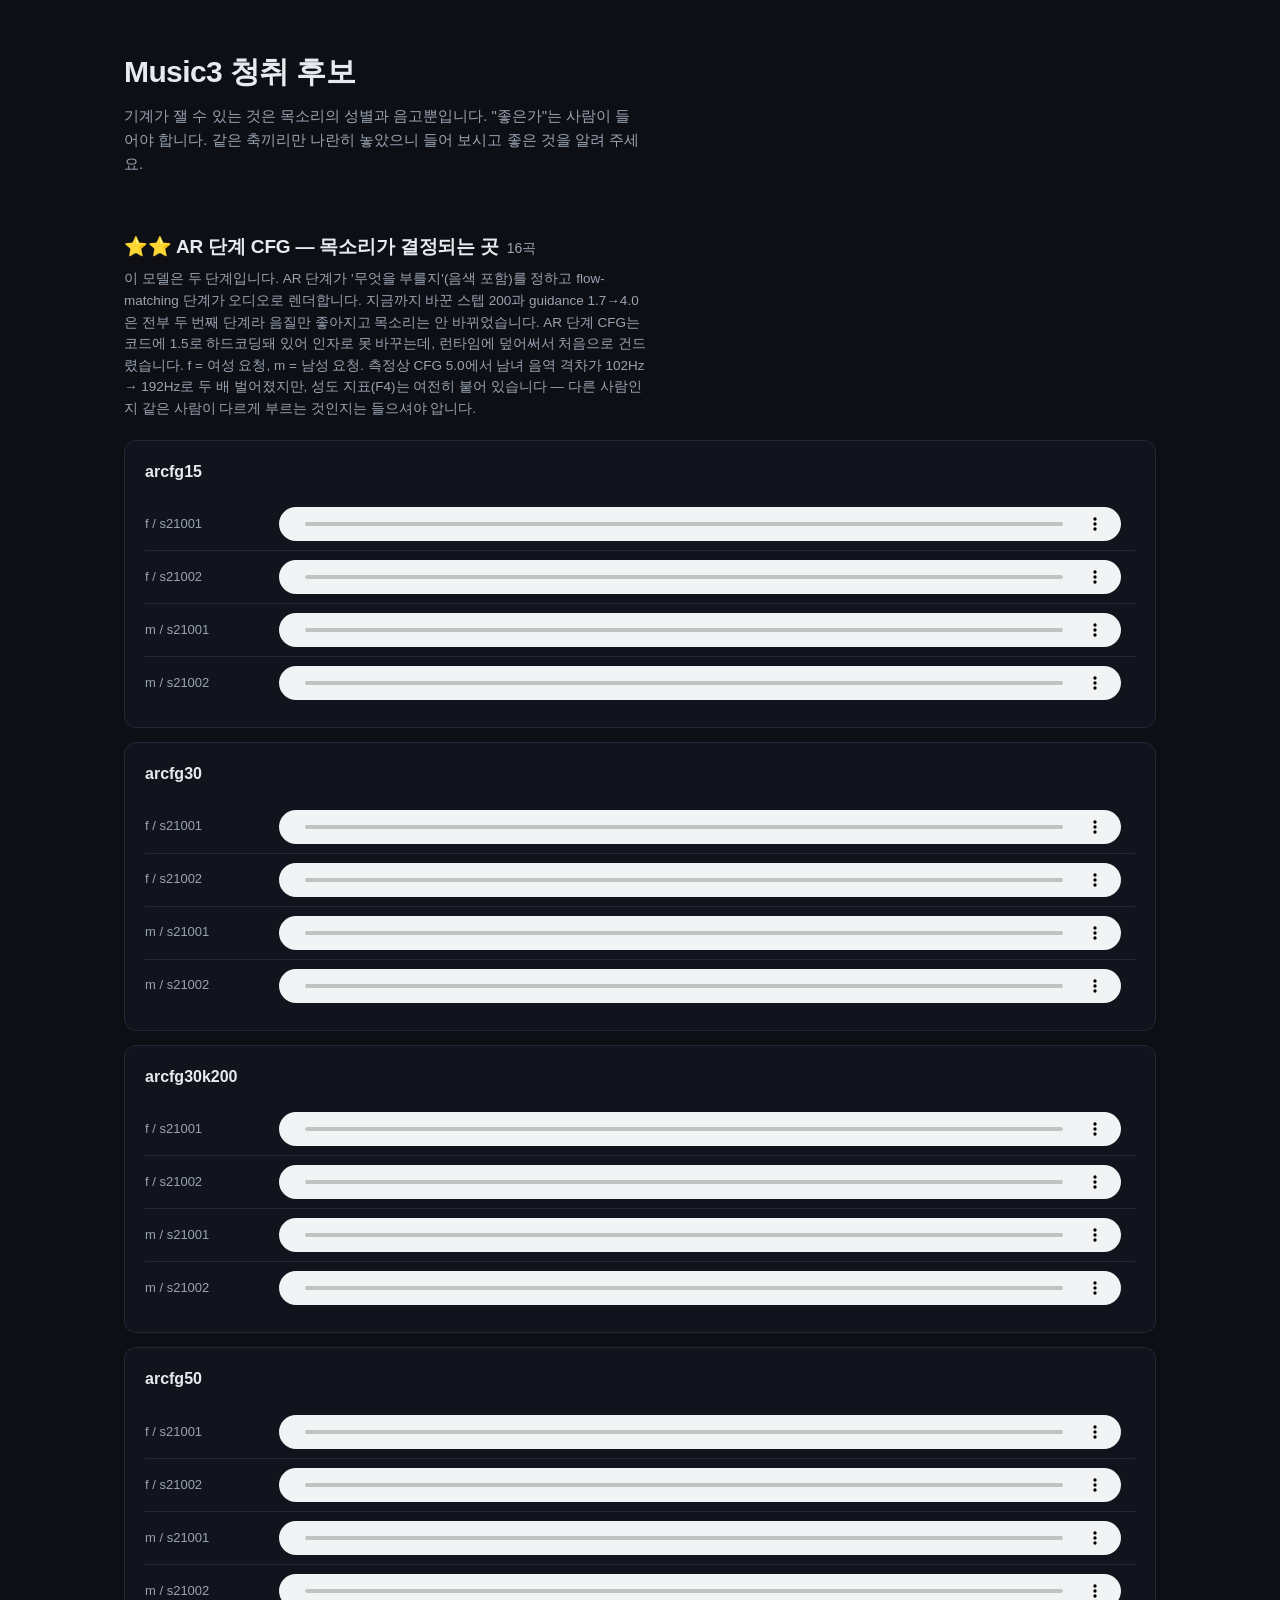
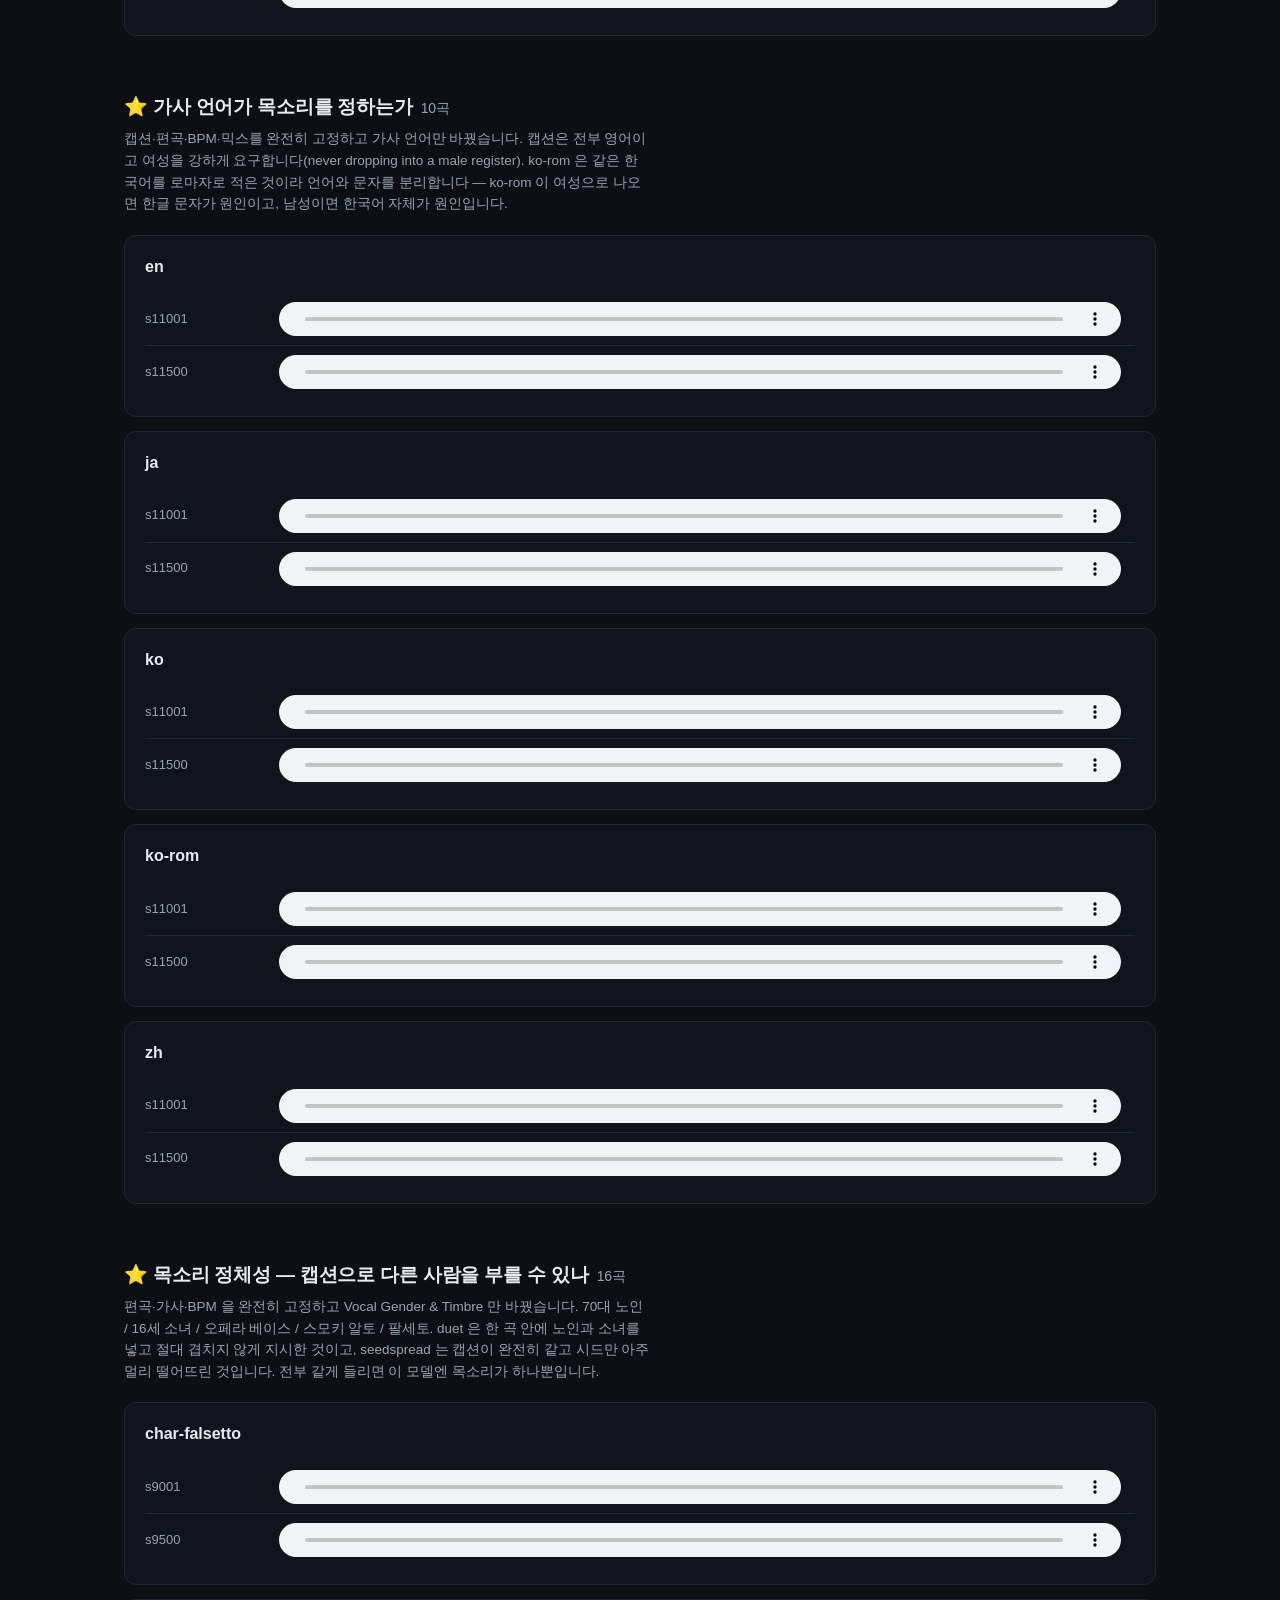
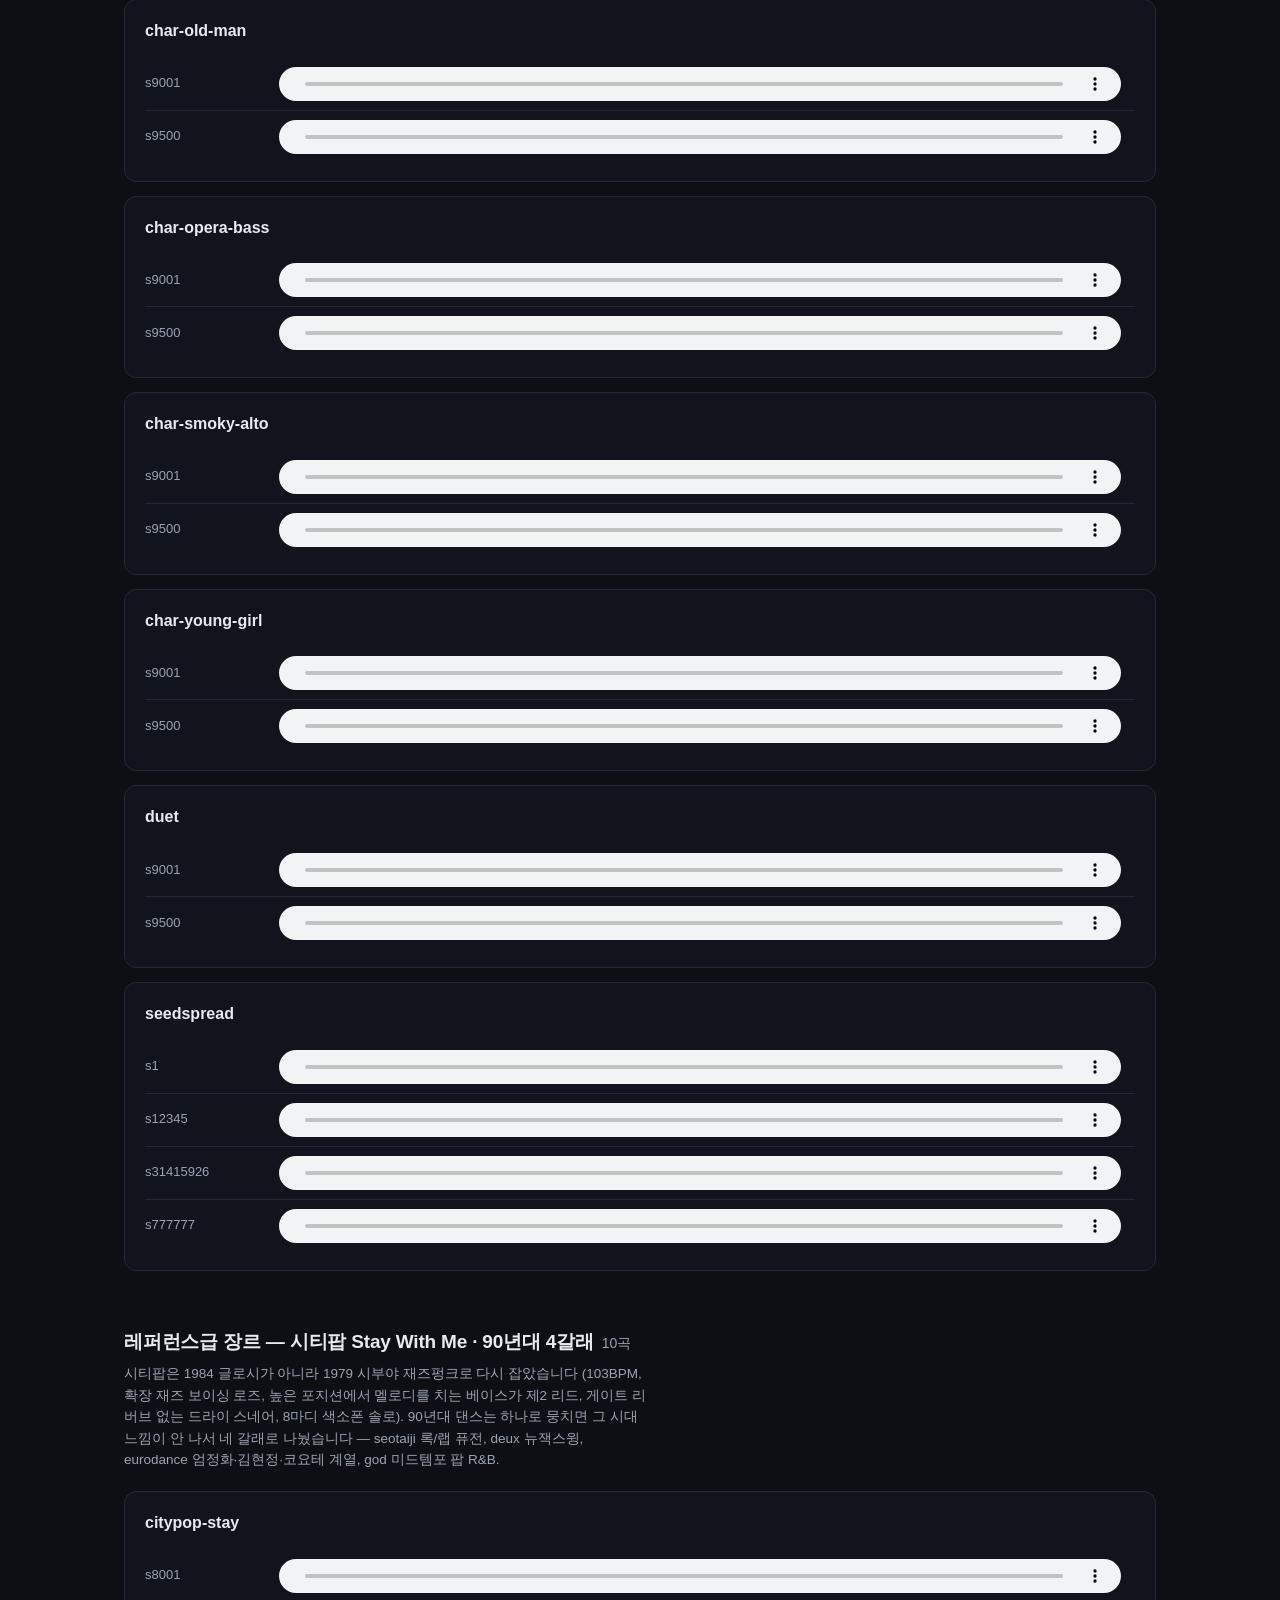
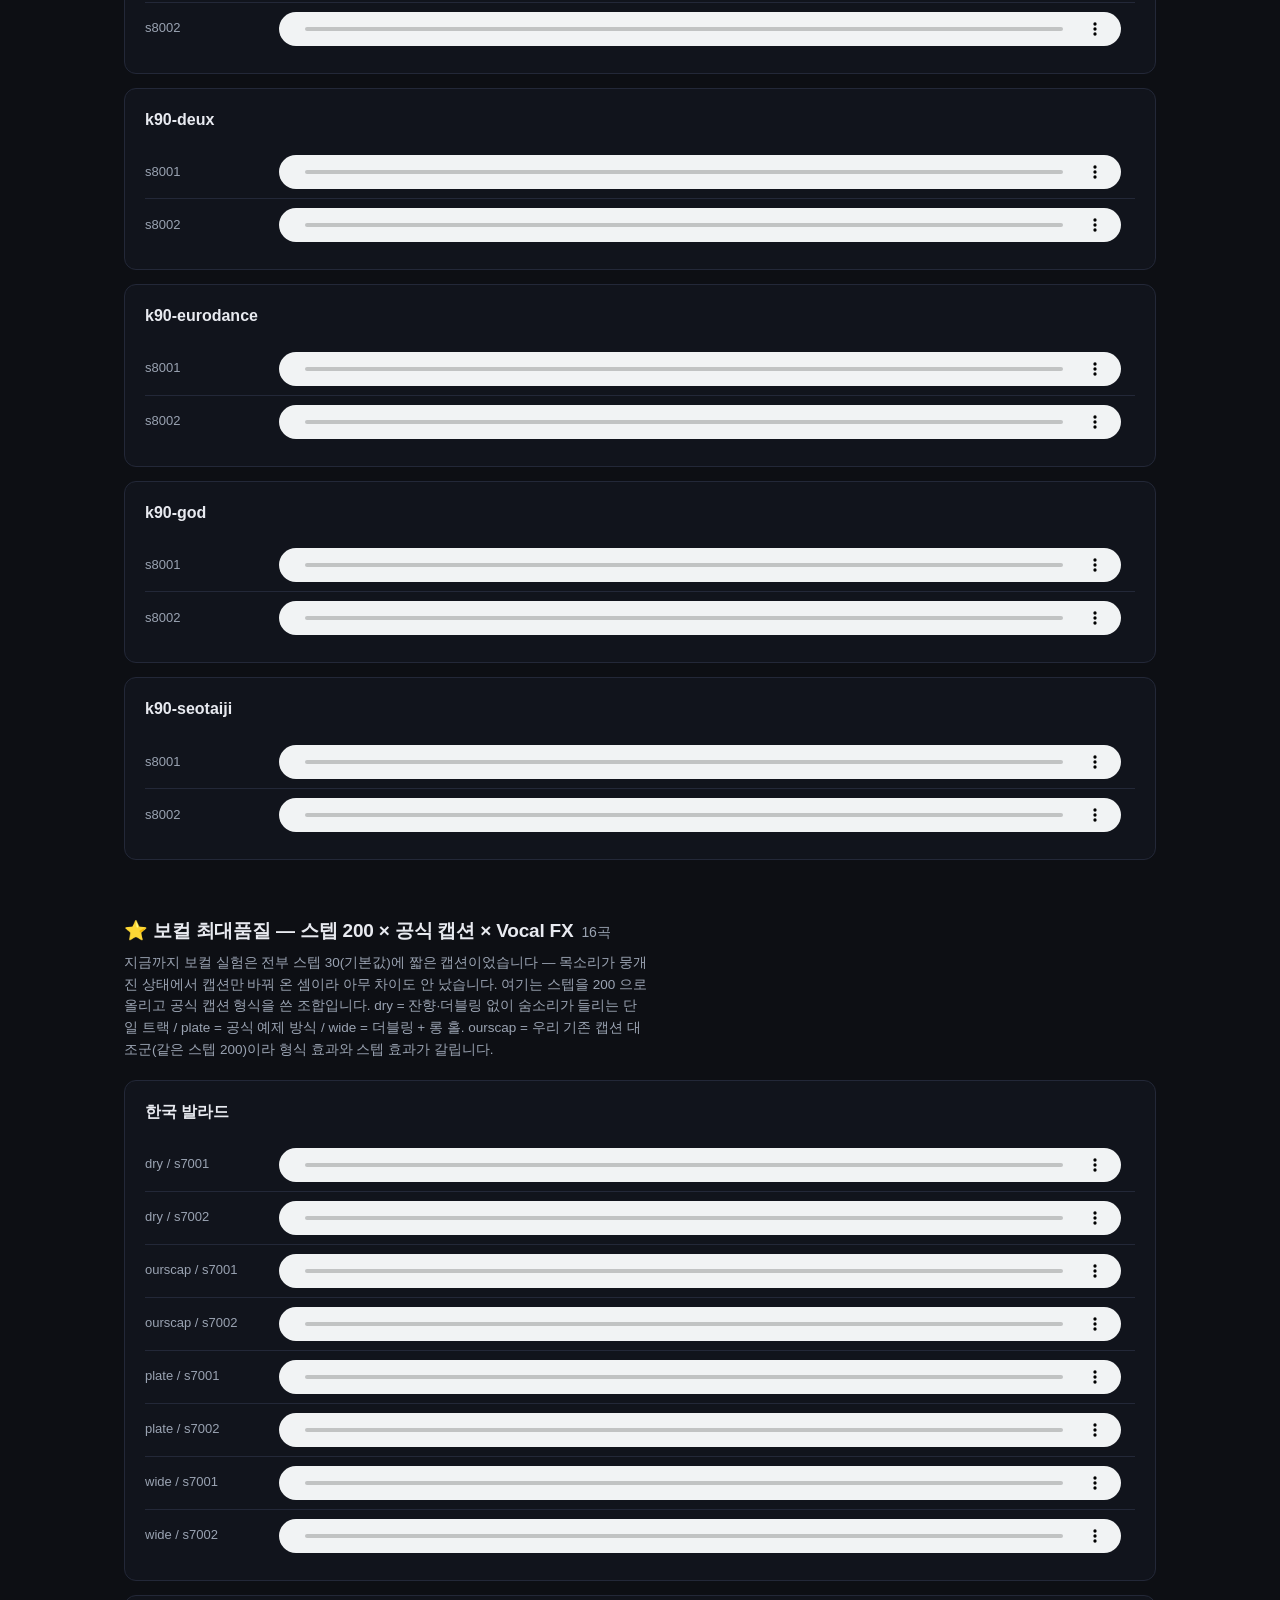
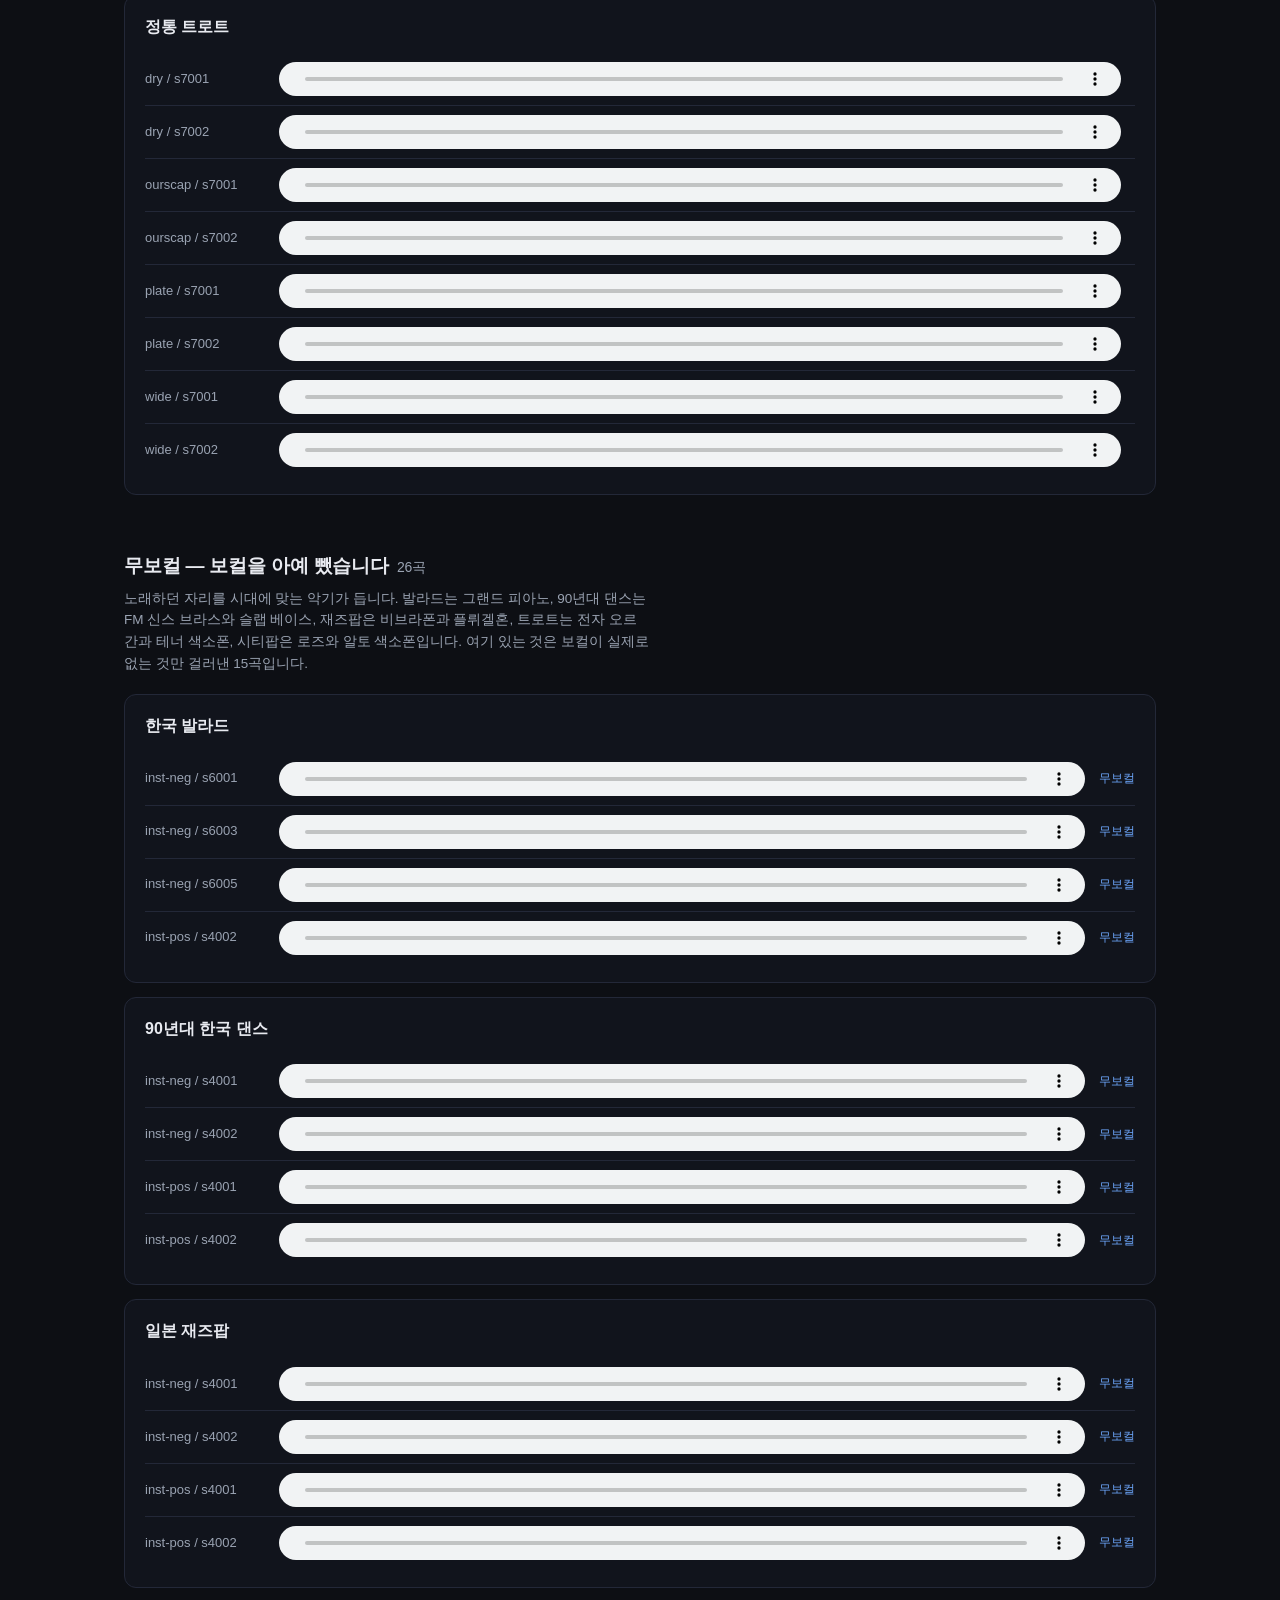
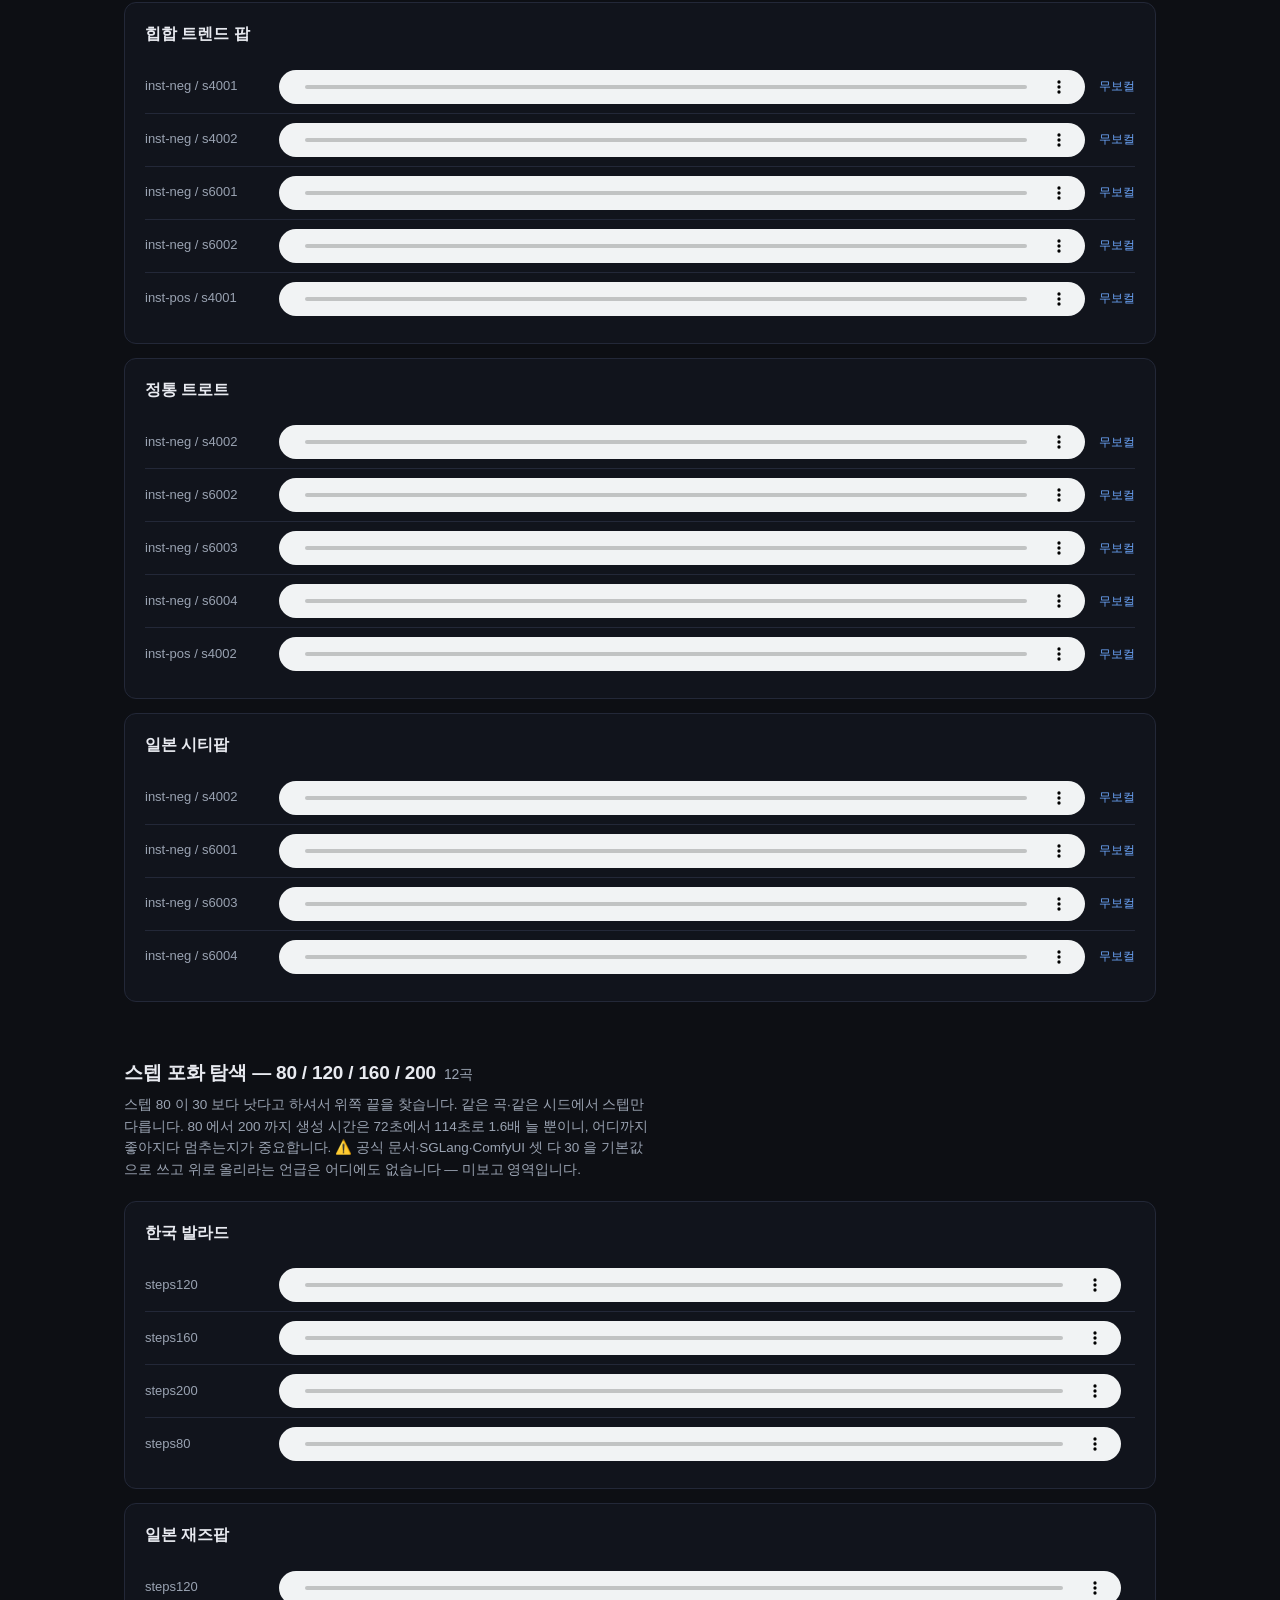
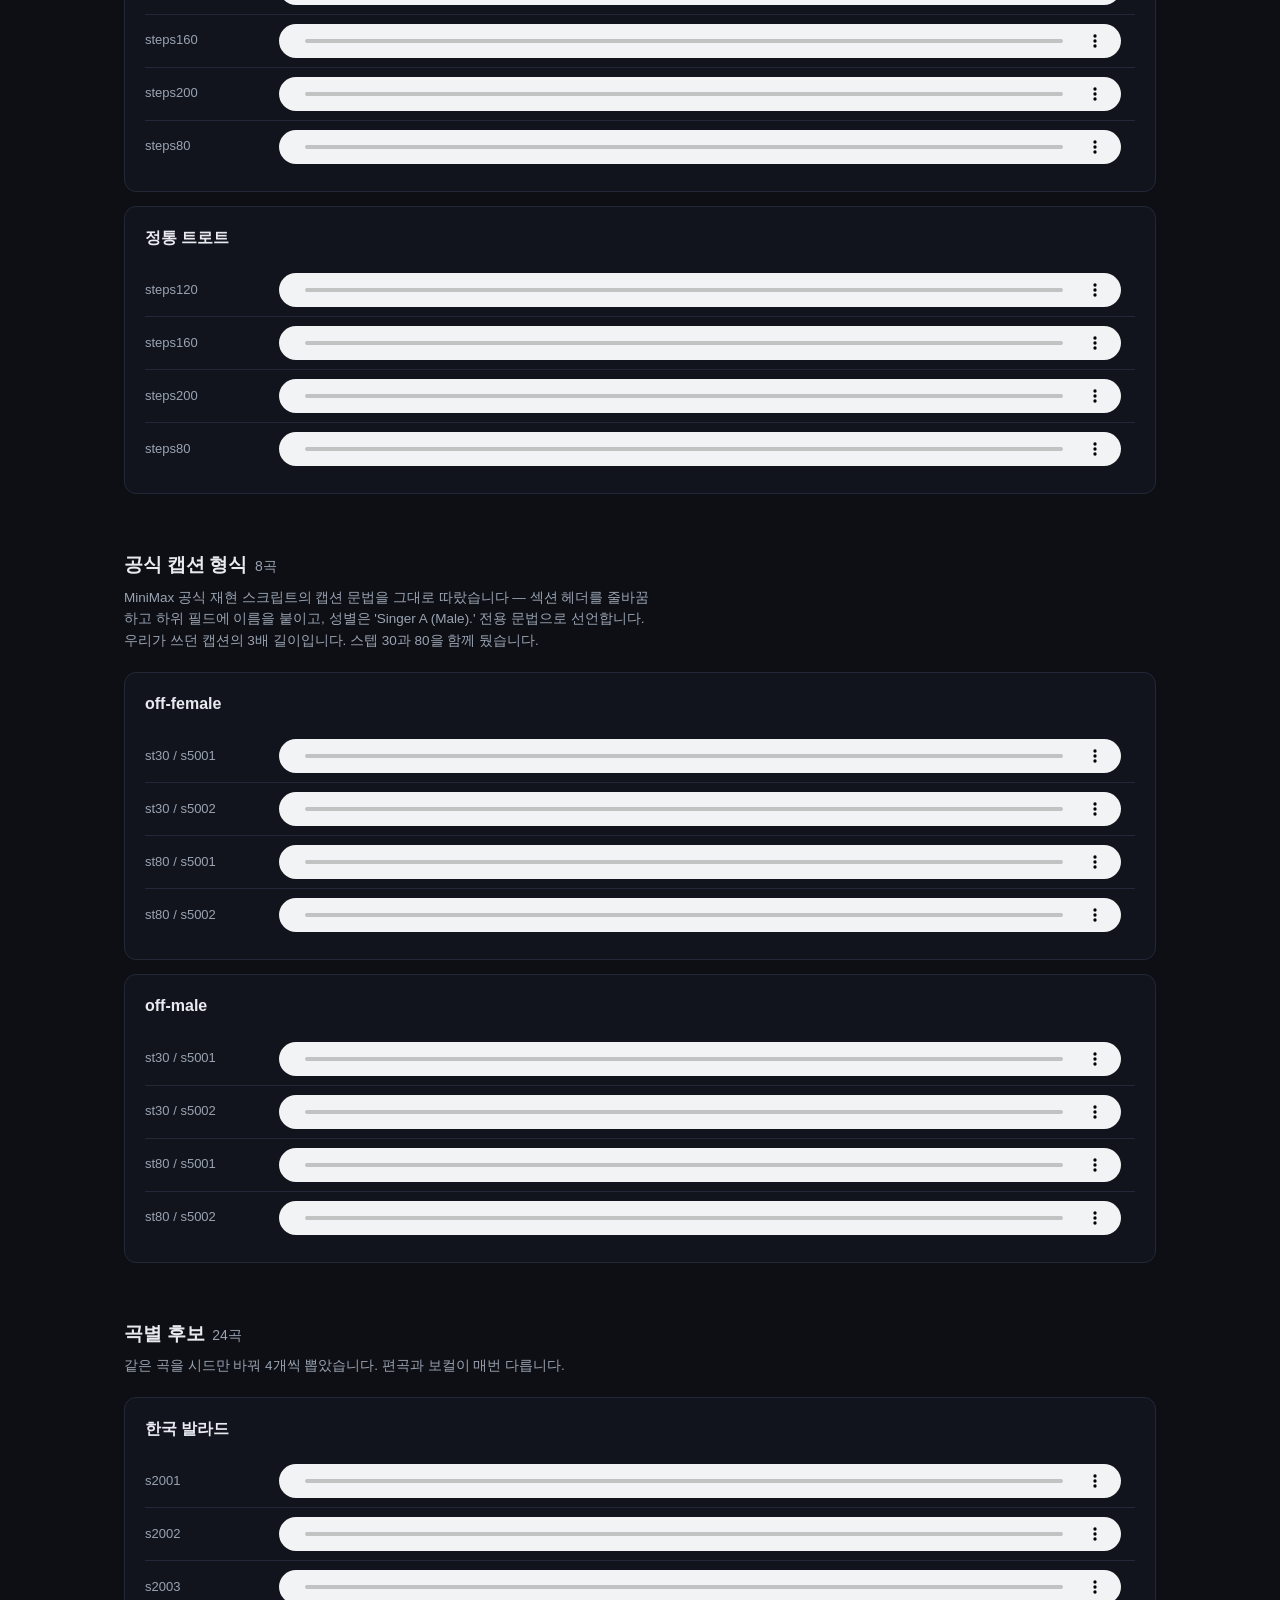
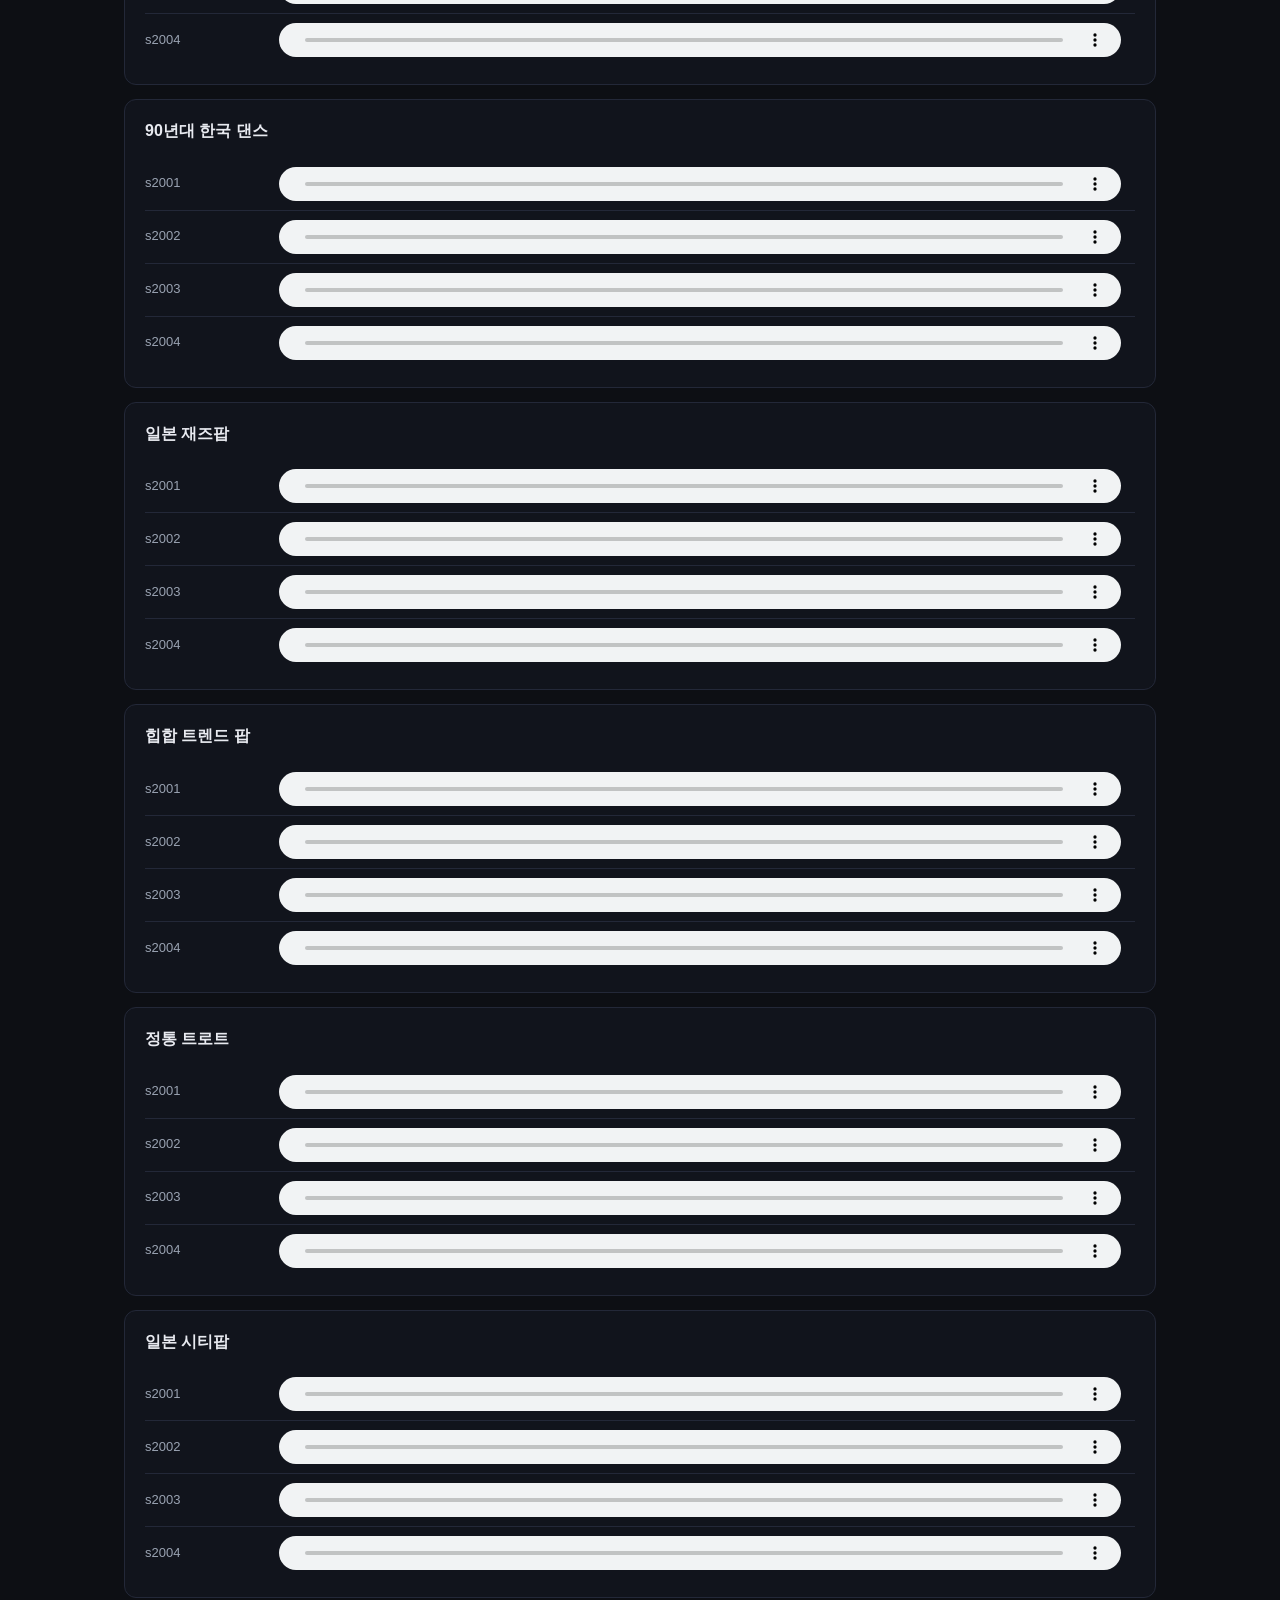
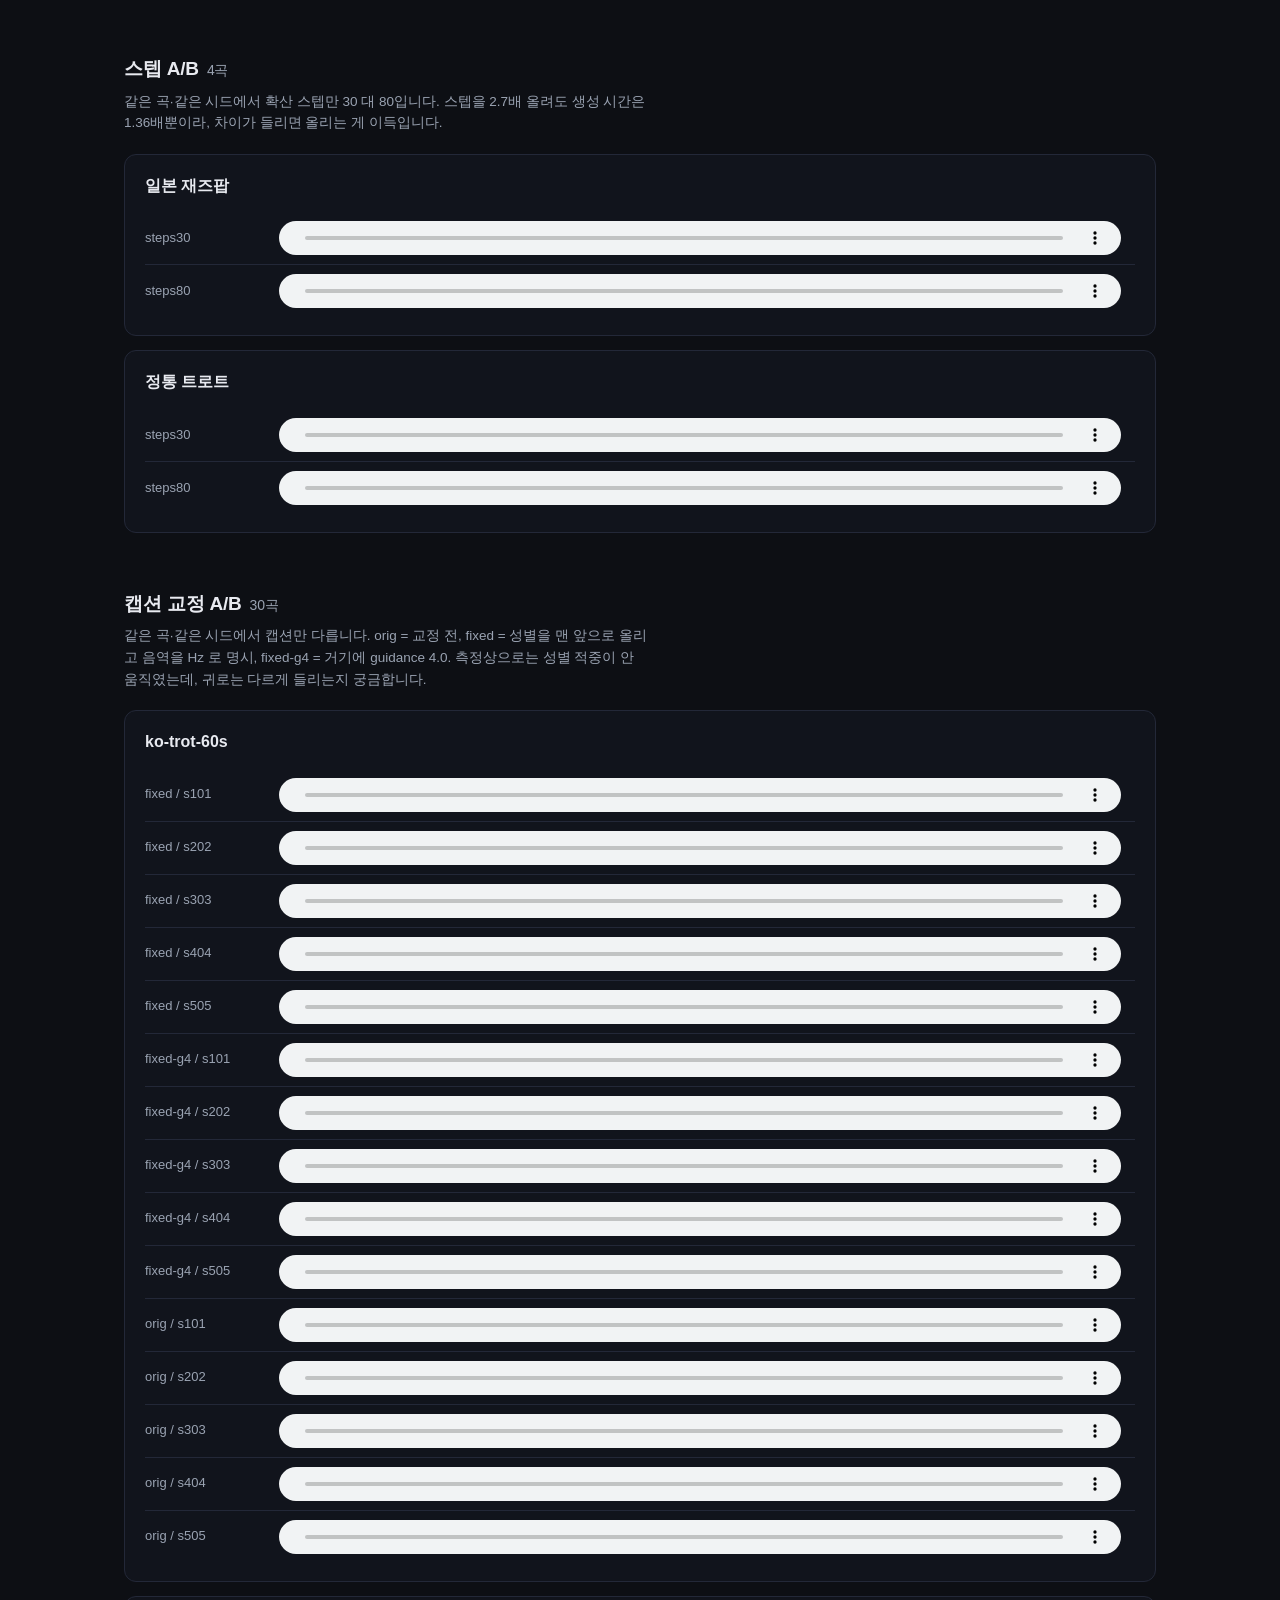
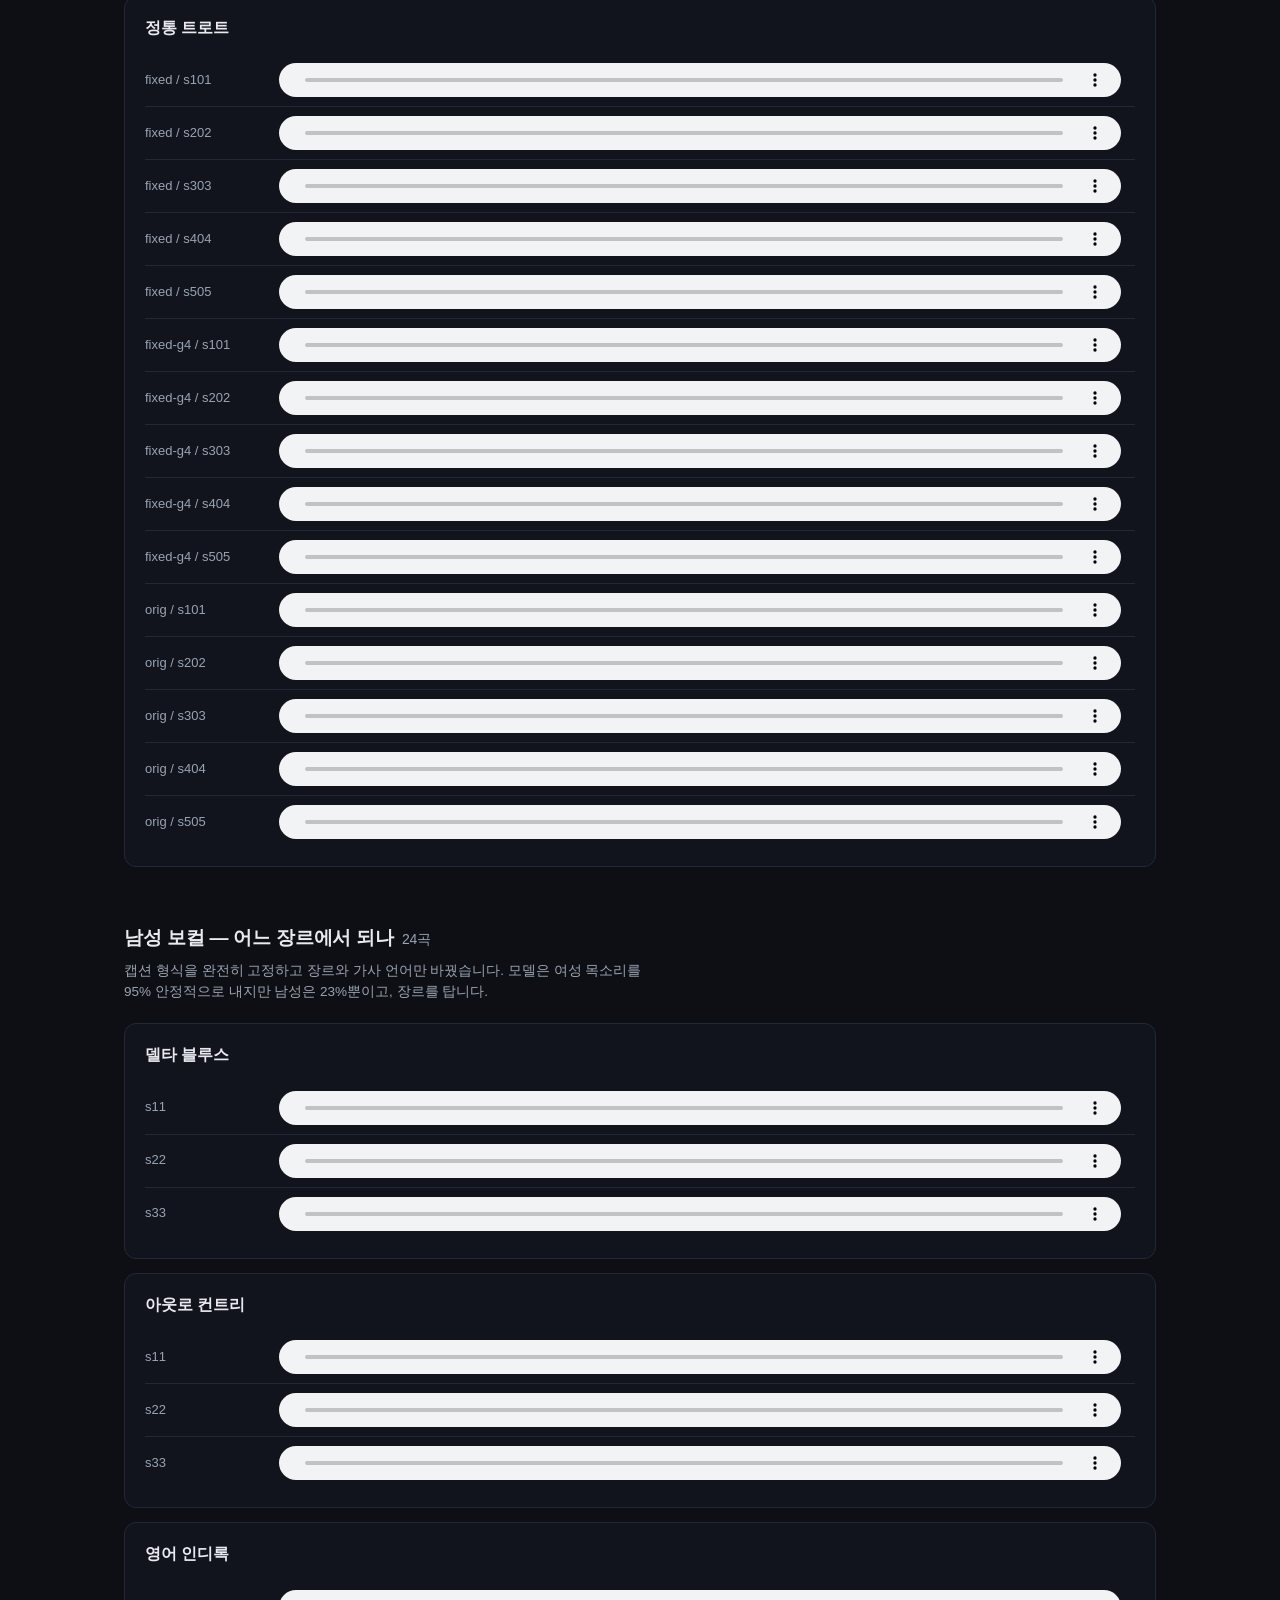
<file: demos/music3-pick/index.html>
<!doctype html><meta charset="utf-8"><title>Music3 청취 후보</title>
<meta name="viewport" content="width=device-width,initial-scale=1">
<style>
:root{--bg:#0d0f14;--fg:#e8eaf0;--dim:#9aa3b2;--line:#232838;--accent:#6ea8fe;
--ok:#4ade80;--no:#f87171}
*{box-sizing:border-box}
body{margin:0;background:var(--bg);color:var(--fg);
font:15px/1.6 -apple-system,BlinkMacSystemFont,"Pretendard","Apple SD Gothic Neo",sans-serif}
.wrap{max-width:1080px;margin:0 auto;padding:48px 24px 96px}
h1{font-size:30px;margin:0 0 8px;letter-spacing:-.02em}
.lede{color:var(--dim);margin:0 0 40px;max-width:62ch}
h2{font-size:19px;margin:56px 0 6px;letter-spacing:-.01em}
h2 .n{color:var(--dim);font-weight:400;font-size:14px;margin-left:8px}
.note{color:var(--dim);font-size:13.5px;margin:0 0 20px;max-width:70ch}
.grp{border:1px solid var(--line);border-radius:12px;padding:18px 20px;margin:0 0 14px;
background:#11141c}
.grp h3{margin:0 0 14px;font-size:16px;font-weight:600}
.row{display:grid;grid-template-columns:120px 1fr auto;gap:14px;align-items:center;
padding:9px 0;border-top:1px solid var(--line)}
.row:first-of-type{border-top:0}
.lbl{color:var(--dim);font-size:13px;font-variant-numeric:tabular-nums}
audio{width:100%;height:34px}
.meta{color:var(--dim);font-size:12px;text-align:right;white-space:nowrap;
font-variant-numeric:tabular-nums}
.m{color:var(--accent)} .f{color:#f0a5c8}
footer{margin-top:72px;color:var(--dim);font-size:13px;border-top:1px solid var(--line);
padding-top:20px}
@media(max-width:640px){.row{grid-template-columns:1fr;gap:6px}.meta{text-align:left}}
</style><div class=wrap>
<h1>Music3 청취 후보</h1>
<p class=lede>기계가 잴 수 있는 것은 목소리의 성별과 음고뿐입니다. "좋은가"는 사람이 들어야 합니다. 같은 축끼리만 나란히 놓았으니 들어 보시고 좋은 것을 알려 주세요.</p>
<h2>⭐⭐ AR 단계 CFG — 목소리가 결정되는 곳<span class="n">16곡</span></h2><p class=note>이 모델은 두 단계입니다. AR 단계가 '무엇을 부를지'(음색 포함)를 정하고 flow-matching 단계가 오디오로 렌더합니다. 지금까지 바꾼 스텝 200과 guidance 1.7→4.0은 전부 두 번째 단계라 음질만 좋아지고 목소리는 안 바뀌었습니다. AR 단계 CFG는 코드에 1.5로 하드코딩돼 있어 인자로 못 바꾸는데, 런타임에 덮어써서 처음으로 건드렸습니다. f = 여성 요청, m = 남성 요청. 측정상 CFG 5.0에서 남녀 음역 격차가 102Hz → 192Hz로 두 배 벌어졌지만, 성도 지표(F4)는 여전히 붙어 있습니다 — 다른 사람인지 같은 사람이 다르게 부르는 것인지는 들으셔야 압니다.</p>
<div class=grp><h3>arcfg15</h3><div class="row"><div class="lbl">f / s21001</div><audio controls preload="none" src="audio/ar__arcfg15__f__s21001.m4a"></audio><div class="meta"></div></div>
<div class="row"><div class="lbl">f / s21002</div><audio controls preload="none" src="audio/ar__arcfg15__f__s21002.m4a"></audio><div class="meta"></div></div>
<div class="row"><div class="lbl">m / s21001</div><audio controls preload="none" src="audio/ar__arcfg15__m__s21001.m4a"></audio><div class="meta"></div></div>
<div class="row"><div class="lbl">m / s21002</div><audio controls preload="none" src="audio/ar__arcfg15__m__s21002.m4a"></audio><div class="meta"></div></div></div>
<div class=grp><h3>arcfg30</h3><div class="row"><div class="lbl">f / s21001</div><audio controls preload="none" src="audio/ar__arcfg30__f__s21001.m4a"></audio><div class="meta"></div></div>
<div class="row"><div class="lbl">f / s21002</div><audio controls preload="none" src="audio/ar__arcfg30__f__s21002.m4a"></audio><div class="meta"></div></div>
<div class="row"><div class="lbl">m / s21001</div><audio controls preload="none" src="audio/ar__arcfg30__m__s21001.m4a"></audio><div class="meta"></div></div>
<div class="row"><div class="lbl">m / s21002</div><audio controls preload="none" src="audio/ar__arcfg30__m__s21002.m4a"></audio><div class="meta"></div></div></div>
<div class=grp><h3>arcfg30k200</h3><div class="row"><div class="lbl">f / s21001</div><audio controls preload="none" src="audio/ar__arcfg30k200__f__s21001.m4a"></audio><div class="meta"></div></div>
<div class="row"><div class="lbl">f / s21002</div><audio controls preload="none" src="audio/ar__arcfg30k200__f__s21002.m4a"></audio><div class="meta"></div></div>
<div class="row"><div class="lbl">m / s21001</div><audio controls preload="none" src="audio/ar__arcfg30k200__m__s21001.m4a"></audio><div class="meta"></div></div>
<div class="row"><div class="lbl">m / s21002</div><audio controls preload="none" src="audio/ar__arcfg30k200__m__s21002.m4a"></audio><div class="meta"></div></div></div>
<div class=grp><h3>arcfg50</h3><div class="row"><div class="lbl">f / s21001</div><audio controls preload="none" src="audio/ar__arcfg50__f__s21001.m4a"></audio><div class="meta"></div></div>
<div class="row"><div class="lbl">f / s21002</div><audio controls preload="none" src="audio/ar__arcfg50__f__s21002.m4a"></audio><div class="meta"></div></div>
<div class="row"><div class="lbl">m / s21001</div><audio controls preload="none" src="audio/ar__arcfg50__m__s21001.m4a"></audio><div class="meta"></div></div>
<div class="row"><div class="lbl">m / s21002</div><audio controls preload="none" src="audio/ar__arcfg50__m__s21002.m4a"></audio><div class="meta"></div></div></div>
<h2>⭐ 가사 언어가 목소리를 정하는가<span class="n">10곡</span></h2><p class=note>캡션·편곡·BPM·믹스를 완전히 고정하고 가사 언어만 바꿨습니다. 캡션은 전부 영어이고 여성을 강하게 요구합니다(never dropping into a male register). ko-rom 은 같은 한국어를 로마자로 적은 것이라 언어와 문자를 분리합니다 — ko-rom 이 여성으로 나오면 한글 문자가 원인이고, 남성이면 한국어 자체가 원인입니다.</p>
<div class=grp><h3>en</h3><div class="row"><div class="lbl">s11001</div><audio controls preload="none" src="audio/lang__en__s11001.m4a"></audio><div class="meta"></div></div>
<div class="row"><div class="lbl">s11500</div><audio controls preload="none" src="audio/lang__en__s11500.m4a"></audio><div class="meta"></div></div></div>
<div class=grp><h3>ja</h3><div class="row"><div class="lbl">s11001</div><audio controls preload="none" src="audio/lang__ja__s11001.m4a"></audio><div class="meta"></div></div>
<div class="row"><div class="lbl">s11500</div><audio controls preload="none" src="audio/lang__ja__s11500.m4a"></audio><div class="meta"></div></div></div>
<div class=grp><h3>ko</h3><div class="row"><div class="lbl">s11001</div><audio controls preload="none" src="audio/lang__ko__s11001.m4a"></audio><div class="meta"></div></div>
<div class="row"><div class="lbl">s11500</div><audio controls preload="none" src="audio/lang__ko__s11500.m4a"></audio><div class="meta"></div></div></div>
<div class=grp><h3>ko-rom</h3><div class="row"><div class="lbl">s11001</div><audio controls preload="none" src="audio/lang__ko-rom__s11001.m4a"></audio><div class="meta"></div></div>
<div class="row"><div class="lbl">s11500</div><audio controls preload="none" src="audio/lang__ko-rom__s11500.m4a"></audio><div class="meta"></div></div></div>
<div class=grp><h3>zh</h3><div class="row"><div class="lbl">s11001</div><audio controls preload="none" src="audio/lang__zh__s11001.m4a"></audio><div class="meta"></div></div>
<div class="row"><div class="lbl">s11500</div><audio controls preload="none" src="audio/lang__zh__s11500.m4a"></audio><div class="meta"></div></div></div>
<h2>⭐ 목소리 정체성 — 캡션으로 다른 사람을 부를 수 있나<span class="n">16곡</span></h2><p class=note>편곡·가사·BPM 을 완전히 고정하고 Vocal Gender & Timbre 만 바꿨습니다. 70대 노인 / 16세 소녀 / 오페라 베이스 / 스모키 알토 / 팔세토. duet 은 한 곡 안에 노인과 소녀를 넣고 절대 겹치지 않게 지시한 것이고, seedspread 는 캡션이 완전히 같고 시드만 아주 멀리 떨어뜨린 것입니다. 전부 같게 들리면 이 모델엔 목소리가 하나뿐입니다.</p>
<div class=grp><h3>char-falsetto</h3><div class="row"><div class="lbl">s9001</div><audio controls preload="none" src="audio/voice__char-falsetto__s9001.m4a"></audio><div class="meta"></div></div>
<div class="row"><div class="lbl">s9500</div><audio controls preload="none" src="audio/voice__char-falsetto__s9500.m4a"></audio><div class="meta"></div></div></div>
<div class=grp><h3>char-old-man</h3><div class="row"><div class="lbl">s9001</div><audio controls preload="none" src="audio/voice__char-old-man__s9001.m4a"></audio><div class="meta"></div></div>
<div class="row"><div class="lbl">s9500</div><audio controls preload="none" src="audio/voice__char-old-man__s9500.m4a"></audio><div class="meta"></div></div></div>
<div class=grp><h3>char-opera-bass</h3><div class="row"><div class="lbl">s9001</div><audio controls preload="none" src="audio/voice__char-opera-bass__s9001.m4a"></audio><div class="meta"></div></div>
<div class="row"><div class="lbl">s9500</div><audio controls preload="none" src="audio/voice__char-opera-bass__s9500.m4a"></audio><div class="meta"></div></div></div>
<div class=grp><h3>char-smoky-alto</h3><div class="row"><div class="lbl">s9001</div><audio controls preload="none" src="audio/voice__char-smoky-alto__s9001.m4a"></audio><div class="meta"></div></div>
<div class="row"><div class="lbl">s9500</div><audio controls preload="none" src="audio/voice__char-smoky-alto__s9500.m4a"></audio><div class="meta"></div></div></div>
<div class=grp><h3>char-young-girl</h3><div class="row"><div class="lbl">s9001</div><audio controls preload="none" src="audio/voice__char-young-girl__s9001.m4a"></audio><div class="meta"></div></div>
<div class="row"><div class="lbl">s9500</div><audio controls preload="none" src="audio/voice__char-young-girl__s9500.m4a"></audio><div class="meta"></div></div></div>
<div class=grp><h3>duet</h3><div class="row"><div class="lbl">s9001</div><audio controls preload="none" src="audio/voice__duet__s9001.m4a"></audio><div class="meta"></div></div>
<div class="row"><div class="lbl">s9500</div><audio controls preload="none" src="audio/voice__duet__s9500.m4a"></audio><div class="meta"></div></div></div>
<div class=grp><h3>seedspread</h3><div class="row"><div class="lbl">s1</div><audio controls preload="none" src="audio/voice__seedspread__s1.m4a"></audio><div class="meta"></div></div>
<div class="row"><div class="lbl">s12345</div><audio controls preload="none" src="audio/voice__seedspread__s12345.m4a"></audio><div class="meta"></div></div>
<div class="row"><div class="lbl">s31415926</div><audio controls preload="none" src="audio/voice__seedspread__s31415926.m4a"></audio><div class="meta"></div></div>
<div class="row"><div class="lbl">s777777</div><audio controls preload="none" src="audio/voice__seedspread__s777777.m4a"></audio><div class="meta"></div></div></div>
<h2>레퍼런스급 장르 — 시티팝 Stay With Me · 90년대 4갈래<span class="n">10곡</span></h2><p class=note>시티팝은 1984 글로시가 아니라 1979 시부야 재즈펑크로 다시 잡았습니다 (103BPM, 확장 재즈 보이싱 로즈, 높은 포지션에서 멜로디를 치는 베이스가 제2 리드, 게이트 리버브 없는 드라이 스네어, 8마디 색소폰 솔로). 90년대 댄스는 하나로 뭉치면 그 시대 느낌이 안 나서 네 갈래로 나눴습니다 — seotaiji 록/랩 퓨전, deux 뉴잭스윙, eurodance 엄정화·김현정·코요테 계열, god 미드템포 팝 R&B.</p>
<div class=grp><h3>citypop-stay</h3><div class="row"><div class="lbl">s8001</div><audio controls preload="none" src="audio/ref__citypop-stay__s8001.m4a"></audio><div class="meta"></div></div>
<div class="row"><div class="lbl">s8002</div><audio controls preload="none" src="audio/ref__citypop-stay__s8002.m4a"></audio><div class="meta"></div></div></div>
<div class=grp><h3>k90-deux</h3><div class="row"><div class="lbl">s8001</div><audio controls preload="none" src="audio/ref__k90-deux__s8001.m4a"></audio><div class="meta"></div></div>
<div class="row"><div class="lbl">s8002</div><audio controls preload="none" src="audio/ref__k90-deux__s8002.m4a"></audio><div class="meta"></div></div></div>
<div class=grp><h3>k90-eurodance</h3><div class="row"><div class="lbl">s8001</div><audio controls preload="none" src="audio/ref__k90-eurodance__s8001.m4a"></audio><div class="meta"></div></div>
<div class="row"><div class="lbl">s8002</div><audio controls preload="none" src="audio/ref__k90-eurodance__s8002.m4a"></audio><div class="meta"></div></div></div>
<div class=grp><h3>k90-god</h3><div class="row"><div class="lbl">s8001</div><audio controls preload="none" src="audio/ref__k90-god__s8001.m4a"></audio><div class="meta"></div></div>
<div class="row"><div class="lbl">s8002</div><audio controls preload="none" src="audio/ref__k90-god__s8002.m4a"></audio><div class="meta"></div></div></div>
<div class=grp><h3>k90-seotaiji</h3><div class="row"><div class="lbl">s8001</div><audio controls preload="none" src="audio/ref__k90-seotaiji__s8001.m4a"></audio><div class="meta"></div></div>
<div class="row"><div class="lbl">s8002</div><audio controls preload="none" src="audio/ref__k90-seotaiji__s8002.m4a"></audio><div class="meta"></div></div></div>
<h2>⭐ 보컬 최대품질 — 스텝 200 × 공식 캡션 × Vocal FX<span class="n">16곡</span></h2><p class=note>지금까지 보컬 실험은 전부 스텝 30(기본값)에 짧은 캡션이었습니다 — 목소리가 뭉개진 상태에서 캡션만 바꿔 온 셈이라 아무 차이도 안 났습니다. 여기는 스텝을 200 으로 올리고 공식 캡션 형식을 쓴 조합입니다. dry = 잔향·더블링 없이 숨소리가 들리는 단일 트랙 / plate = 공식 예제 방식 / wide = 더블링 + 롱 홀. ourscap = 우리 기존 캡션 대조군(같은 스텝 200)이라 형식 효과와 스텝 효과가 갈립니다.</p>
<div class=grp><h3>한국 발라드</h3><div class="row"><div class="lbl">dry / s7001</div><audio controls preload="none" src="audio/vmax__hello-ko-60s__dry__st200__s7001.m4a"></audio><div class="meta"></div></div>
<div class="row"><div class="lbl">dry / s7002</div><audio controls preload="none" src="audio/vmax__hello-ko-60s__dry__st200__s7002.m4a"></audio><div class="meta"></div></div>
<div class="row"><div class="lbl">ourscap / s7001</div><audio controls preload="none" src="audio/vmax__hello-ko-60s__ourscap__st200__s7001.m4a"></audio><div class="meta"></div></div>
<div class="row"><div class="lbl">ourscap / s7002</div><audio controls preload="none" src="audio/vmax__hello-ko-60s__ourscap__st200__s7002.m4a"></audio><div class="meta"></div></div>
<div class="row"><div class="lbl">plate / s7001</div><audio controls preload="none" src="audio/vmax__hello-ko-60s__plate__st200__s7001.m4a"></audio><div class="meta"></div></div>
<div class="row"><div class="lbl">plate / s7002</div><audio controls preload="none" src="audio/vmax__hello-ko-60s__plate__st200__s7002.m4a"></audio><div class="meta"></div></div>
<div class="row"><div class="lbl">wide / s7001</div><audio controls preload="none" src="audio/vmax__hello-ko-60s__wide__st200__s7001.m4a"></audio><div class="meta"></div></div>
<div class="row"><div class="lbl">wide / s7002</div><audio controls preload="none" src="audio/vmax__hello-ko-60s__wide__st200__s7002.m4a"></audio><div class="meta"></div></div></div>
<div class=grp><h3>정통 트로트</h3><div class="row"><div class="lbl">dry / s7001</div><audio controls preload="none" src="audio/vmax__mv-trot-classic__dry__st200__s7001.m4a"></audio><div class="meta"></div></div>
<div class="row"><div class="lbl">dry / s7002</div><audio controls preload="none" src="audio/vmax__mv-trot-classic__dry__st200__s7002.m4a"></audio><div class="meta"></div></div>
<div class="row"><div class="lbl">ourscap / s7001</div><audio controls preload="none" src="audio/vmax__mv-trot-classic__ourscap__st200__s7001.m4a"></audio><div class="meta"></div></div>
<div class="row"><div class="lbl">ourscap / s7002</div><audio controls preload="none" src="audio/vmax__mv-trot-classic__ourscap__st200__s7002.m4a"></audio><div class="meta"></div></div>
<div class="row"><div class="lbl">plate / s7001</div><audio controls preload="none" src="audio/vmax__mv-trot-classic__plate__st200__s7001.m4a"></audio><div class="meta"></div></div>
<div class="row"><div class="lbl">plate / s7002</div><audio controls preload="none" src="audio/vmax__mv-trot-classic__plate__st200__s7002.m4a"></audio><div class="meta"></div></div>
<div class="row"><div class="lbl">wide / s7001</div><audio controls preload="none" src="audio/vmax__mv-trot-classic__wide__st200__s7001.m4a"></audio><div class="meta"></div></div>
<div class="row"><div class="lbl">wide / s7002</div><audio controls preload="none" src="audio/vmax__mv-trot-classic__wide__st200__s7002.m4a"></audio><div class="meta"></div></div></div>
<h2>무보컬 — 보컬을 아예 뺐습니다<span class="n">26곡</span></h2><p class=note>노래하던 자리를 시대에 맞는 악기가 듭니다. 발라드는 그랜드 피아노, 90년대 댄스는 FM 신스 브라스와 슬랩 베이스, 재즈팝은 비브라폰과 플뤼겔혼, 트로트는 전자 오르간과 테너 색소폰, 시티팝은 로즈와 알토 색소폰입니다. 여기 있는 것은 보컬이 실제로 없는 것만 걸러낸 15곡입니다.</p>
<div class=grp><h3>한국 발라드</h3><div class="row"><div class="lbl">inst-neg / s6001</div><audio controls preload="none" src="audio/inst__hello-ko-60s__inst-neg__s6001.m4a"></audio><div class="meta"><span class="m">무보컬</span></div></div>
<div class="row"><div class="lbl">inst-neg / s6003</div><audio controls preload="none" src="audio/inst__hello-ko-60s__inst-neg__s6003.m4a"></audio><div class="meta"><span class="m">무보컬</span></div></div>
<div class="row"><div class="lbl">inst-neg / s6005</div><audio controls preload="none" src="audio/inst__hello-ko-60s__inst-neg__s6005.m4a"></audio><div class="meta"><span class="m">무보컬</span></div></div>
<div class="row"><div class="lbl">inst-pos / s4002</div><audio controls preload="none" src="audio/inst__hello-ko-60s__inst-pos__s4002.m4a"></audio><div class="meta"><span class="m">무보컬</span></div></div></div>
<div class=grp><h3>90년대 한국 댄스</h3><div class="row"><div class="lbl">inst-neg / s4001</div><audio controls preload="none" src="audio/inst__mv-90s-kdance__inst-neg__s4001.m4a"></audio><div class="meta"><span class="m">무보컬</span></div></div>
<div class="row"><div class="lbl">inst-neg / s4002</div><audio controls preload="none" src="audio/inst__mv-90s-kdance__inst-neg__s4002.m4a"></audio><div class="meta"><span class="m">무보컬</span></div></div>
<div class="row"><div class="lbl">inst-pos / s4001</div><audio controls preload="none" src="audio/inst__mv-90s-kdance__inst-pos__s4001.m4a"></audio><div class="meta"><span class="m">무보컬</span></div></div>
<div class="row"><div class="lbl">inst-pos / s4002</div><audio controls preload="none" src="audio/inst__mv-90s-kdance__inst-pos__s4002.m4a"></audio><div class="meta"><span class="m">무보컬</span></div></div></div>
<div class=grp><h3>일본 재즈팝</h3><div class="row"><div class="lbl">inst-neg / s4001</div><audio controls preload="none" src="audio/inst__mv-jp-jazzpop__inst-neg__s4001.m4a"></audio><div class="meta"><span class="m">무보컬</span></div></div>
<div class="row"><div class="lbl">inst-neg / s4002</div><audio controls preload="none" src="audio/inst__mv-jp-jazzpop__inst-neg__s4002.m4a"></audio><div class="meta"><span class="m">무보컬</span></div></div>
<div class="row"><div class="lbl">inst-pos / s4001</div><audio controls preload="none" src="audio/inst__mv-jp-jazzpop__inst-pos__s4001.m4a"></audio><div class="meta"><span class="m">무보컬</span></div></div>
<div class="row"><div class="lbl">inst-pos / s4002</div><audio controls preload="none" src="audio/inst__mv-jp-jazzpop__inst-pos__s4002.m4a"></audio><div class="meta"><span class="m">무보컬</span></div></div></div>
<div class=grp><h3>힙합 트렌드 팝</h3><div class="row"><div class="lbl">inst-neg / s4001</div><audio controls preload="none" src="audio/inst__mv-trend-hiphop-pop__inst-neg__s4001.m4a"></audio><div class="meta"><span class="m">무보컬</span></div></div>
<div class="row"><div class="lbl">inst-neg / s4002</div><audio controls preload="none" src="audio/inst__mv-trend-hiphop-pop__inst-neg__s4002.m4a"></audio><div class="meta"><span class="m">무보컬</span></div></div>
<div class="row"><div class="lbl">inst-neg / s6001</div><audio controls preload="none" src="audio/inst__mv-trend-hiphop-pop__inst-neg__s6001.m4a"></audio><div class="meta"><span class="m">무보컬</span></div></div>
<div class="row"><div class="lbl">inst-neg / s6002</div><audio controls preload="none" src="audio/inst__mv-trend-hiphop-pop__inst-neg__s6002.m4a"></audio><div class="meta"><span class="m">무보컬</span></div></div>
<div class="row"><div class="lbl">inst-pos / s4001</div><audio controls preload="none" src="audio/inst__mv-trend-hiphop-pop__inst-pos__s4001.m4a"></audio><div class="meta"><span class="m">무보컬</span></div></div></div>
<div class=grp><h3>정통 트로트</h3><div class="row"><div class="lbl">inst-neg / s4002</div><audio controls preload="none" src="audio/inst__mv-trot-classic__inst-neg__s4002.m4a"></audio><div class="meta"><span class="m">무보컬</span></div></div>
<div class="row"><div class="lbl">inst-neg / s6002</div><audio controls preload="none" src="audio/inst__mv-trot-classic__inst-neg__s6002.m4a"></audio><div class="meta"><span class="m">무보컬</span></div></div>
<div class="row"><div class="lbl">inst-neg / s6003</div><audio controls preload="none" src="audio/inst__mv-trot-classic__inst-neg__s6003.m4a"></audio><div class="meta"><span class="m">무보컬</span></div></div>
<div class="row"><div class="lbl">inst-neg / s6004</div><audio controls preload="none" src="audio/inst__mv-trot-classic__inst-neg__s6004.m4a"></audio><div class="meta"><span class="m">무보컬</span></div></div>
<div class="row"><div class="lbl">inst-pos / s4002</div><audio controls preload="none" src="audio/inst__mv-trot-classic__inst-pos__s4002.m4a"></audio><div class="meta"><span class="m">무보컬</span></div></div></div>
<div class=grp><h3>일본 시티팝</h3><div class="row"><div class="lbl">inst-neg / s4002</div><audio controls preload="none" src="audio/inst__viral-05-citypop-nostalgia__inst-neg__s4002.m4a"></audio><div class="meta"><span class="m">무보컬</span></div></div>
<div class="row"><div class="lbl">inst-neg / s6001</div><audio controls preload="none" src="audio/inst__viral-05-citypop-nostalgia__inst-neg__s6001.m4a"></audio><div class="meta"><span class="m">무보컬</span></div></div>
<div class="row"><div class="lbl">inst-neg / s6003</div><audio controls preload="none" src="audio/inst__viral-05-citypop-nostalgia__inst-neg__s6003.m4a"></audio><div class="meta"><span class="m">무보컬</span></div></div>
<div class="row"><div class="lbl">inst-neg / s6004</div><audio controls preload="none" src="audio/inst__viral-05-citypop-nostalgia__inst-neg__s6004.m4a"></audio><div class="meta"><span class="m">무보컬</span></div></div></div>
<h2>스텝 포화 탐색 — 80 / 120 / 160 / 200<span class="n">12곡</span></h2><p class=note>스텝 80 이 30 보다 낫다고 하셔서 위쪽 끝을 찾습니다. 같은 곡·같은 시드에서 스텝만 다릅니다. 80 에서 200 까지 생성 시간은 72초에서 114초로 1.6배 늘 뿐이니, 어디까지 좋아지다 멈추는지가 중요합니다. ⚠️ 공식 문서·SGLang·ComfyUI 셋 다 30 을 기본값으로 쓰고 위로 올리라는 언급은 어디에도 없습니다 — 미보고 영역입니다.</p>
<div class=grp><h3>한국 발라드</h3><div class="row"><div class="lbl">steps120</div><audio controls preload="none" src="audio/hi__hello-ko-60s__steps120.m4a"></audio><div class="meta"></div></div>
<div class="row"><div class="lbl">steps160</div><audio controls preload="none" src="audio/hi__hello-ko-60s__steps160.m4a"></audio><div class="meta"></div></div>
<div class="row"><div class="lbl">steps200</div><audio controls preload="none" src="audio/hi__hello-ko-60s__steps200.m4a"></audio><div class="meta"></div></div>
<div class="row"><div class="lbl">steps80</div><audio controls preload="none" src="audio/hi__hello-ko-60s__steps80.m4a"></audio><div class="meta"></div></div></div>
<div class=grp><h3>일본 재즈팝</h3><div class="row"><div class="lbl">steps120</div><audio controls preload="none" src="audio/hi__mv-jp-jazzpop__steps120.m4a"></audio><div class="meta"></div></div>
<div class="row"><div class="lbl">steps160</div><audio controls preload="none" src="audio/hi__mv-jp-jazzpop__steps160.m4a"></audio><div class="meta"></div></div>
<div class="row"><div class="lbl">steps200</div><audio controls preload="none" src="audio/hi__mv-jp-jazzpop__steps200.m4a"></audio><div class="meta"></div></div>
<div class="row"><div class="lbl">steps80</div><audio controls preload="none" src="audio/hi__mv-jp-jazzpop__steps80.m4a"></audio><div class="meta"></div></div></div>
<div class=grp><h3>정통 트로트</h3><div class="row"><div class="lbl">steps120</div><audio controls preload="none" src="audio/hi__mv-trot-classic__steps120.m4a"></audio><div class="meta"></div></div>
<div class="row"><div class="lbl">steps160</div><audio controls preload="none" src="audio/hi__mv-trot-classic__steps160.m4a"></audio><div class="meta"></div></div>
<div class="row"><div class="lbl">steps200</div><audio controls preload="none" src="audio/hi__mv-trot-classic__steps200.m4a"></audio><div class="meta"></div></div>
<div class="row"><div class="lbl">steps80</div><audio controls preload="none" src="audio/hi__mv-trot-classic__steps80.m4a"></audio><div class="meta"></div></div></div>
<h2>공식 캡션 형식<span class="n">8곡</span></h2><p class=note>MiniMax 공식 재현 스크립트의 캡션 문법을 그대로 따랐습니다 — 섹션 헤더를 줄바꿈하고 하위 필드에 이름을 붙이고, 성별은 'Singer A (Male).' 전용 문법으로 선언합니다. 우리가 쓰던 캡션의 3배 길이입니다. 스텝 30과 80을 함께 뒀습니다.</p>
<div class=grp><h3>off-female</h3><div class="row"><div class="lbl">st30 / s5001</div><audio controls preload="none" src="audio/off__off-female__st30__s5001.m4a"></audio><div class="meta"></div></div>
<div class="row"><div class="lbl">st30 / s5002</div><audio controls preload="none" src="audio/off__off-female__st30__s5002.m4a"></audio><div class="meta"></div></div>
<div class="row"><div class="lbl">st80 / s5001</div><audio controls preload="none" src="audio/off__off-female__st80__s5001.m4a"></audio><div class="meta"></div></div>
<div class="row"><div class="lbl">st80 / s5002</div><audio controls preload="none" src="audio/off__off-female__st80__s5002.m4a"></audio><div class="meta"></div></div></div>
<div class=grp><h3>off-male</h3><div class="row"><div class="lbl">st30 / s5001</div><audio controls preload="none" src="audio/off__off-male__st30__s5001.m4a"></audio><div class="meta"></div></div>
<div class="row"><div class="lbl">st30 / s5002</div><audio controls preload="none" src="audio/off__off-male__st30__s5002.m4a"></audio><div class="meta"></div></div>
<div class="row"><div class="lbl">st80 / s5001</div><audio controls preload="none" src="audio/off__off-male__st80__s5001.m4a"></audio><div class="meta"></div></div>
<div class="row"><div class="lbl">st80 / s5002</div><audio controls preload="none" src="audio/off__off-male__st80__s5002.m4a"></audio><div class="meta"></div></div></div>
<h2>곡별 후보<span class="n">24곡</span></h2><p class=note>같은 곡을 시드만 바꿔 4개씩 뽑았습니다. 편곡과 보컬이 매번 다릅니다.</p>
<div class=grp><h3>한국 발라드</h3><div class="row"><div class="lbl">s2001</div><audio controls preload="none" src="audio/cand__hello-ko-60s__s2001.m4a"></audio><div class="meta"></div></div>
<div class="row"><div class="lbl">s2002</div><audio controls preload="none" src="audio/cand__hello-ko-60s__s2002.m4a"></audio><div class="meta"></div></div>
<div class="row"><div class="lbl">s2003</div><audio controls preload="none" src="audio/cand__hello-ko-60s__s2003.m4a"></audio><div class="meta"></div></div>
<div class="row"><div class="lbl">s2004</div><audio controls preload="none" src="audio/cand__hello-ko-60s__s2004.m4a"></audio><div class="meta"></div></div></div>
<div class=grp><h3>90년대 한국 댄스</h3><div class="row"><div class="lbl">s2001</div><audio controls preload="none" src="audio/cand__mv-90s-kdance__s2001.m4a"></audio><div class="meta"></div></div>
<div class="row"><div class="lbl">s2002</div><audio controls preload="none" src="audio/cand__mv-90s-kdance__s2002.m4a"></audio><div class="meta"></div></div>
<div class="row"><div class="lbl">s2003</div><audio controls preload="none" src="audio/cand__mv-90s-kdance__s2003.m4a"></audio><div class="meta"></div></div>
<div class="row"><div class="lbl">s2004</div><audio controls preload="none" src="audio/cand__mv-90s-kdance__s2004.m4a"></audio><div class="meta"></div></div></div>
<div class=grp><h3>일본 재즈팝</h3><div class="row"><div class="lbl">s2001</div><audio controls preload="none" src="audio/cand__mv-jp-jazzpop__s2001.m4a"></audio><div class="meta"></div></div>
<div class="row"><div class="lbl">s2002</div><audio controls preload="none" src="audio/cand__mv-jp-jazzpop__s2002.m4a"></audio><div class="meta"></div></div>
<div class="row"><div class="lbl">s2003</div><audio controls preload="none" src="audio/cand__mv-jp-jazzpop__s2003.m4a"></audio><div class="meta"></div></div>
<div class="row"><div class="lbl">s2004</div><audio controls preload="none" src="audio/cand__mv-jp-jazzpop__s2004.m4a"></audio><div class="meta"></div></div></div>
<div class=grp><h3>힙합 트렌드 팝</h3><div class="row"><div class="lbl">s2001</div><audio controls preload="none" src="audio/cand__mv-trend-hiphop-pop__s2001.m4a"></audio><div class="meta"></div></div>
<div class="row"><div class="lbl">s2002</div><audio controls preload="none" src="audio/cand__mv-trend-hiphop-pop__s2002.m4a"></audio><div class="meta"></div></div>
<div class="row"><div class="lbl">s2003</div><audio controls preload="none" src="audio/cand__mv-trend-hiphop-pop__s2003.m4a"></audio><div class="meta"></div></div>
<div class="row"><div class="lbl">s2004</div><audio controls preload="none" src="audio/cand__mv-trend-hiphop-pop__s2004.m4a"></audio><div class="meta"></div></div></div>
<div class=grp><h3>정통 트로트</h3><div class="row"><div class="lbl">s2001</div><audio controls preload="none" src="audio/cand__mv-trot-classic__s2001.m4a"></audio><div class="meta"></div></div>
<div class="row"><div class="lbl">s2002</div><audio controls preload="none" src="audio/cand__mv-trot-classic__s2002.m4a"></audio><div class="meta"></div></div>
<div class="row"><div class="lbl">s2003</div><audio controls preload="none" src="audio/cand__mv-trot-classic__s2003.m4a"></audio><div class="meta"></div></div>
<div class="row"><div class="lbl">s2004</div><audio controls preload="none" src="audio/cand__mv-trot-classic__s2004.m4a"></audio><div class="meta"></div></div></div>
<div class=grp><h3>일본 시티팝</h3><div class="row"><div class="lbl">s2001</div><audio controls preload="none" src="audio/cand__viral-05-citypop-nostalgia__s2001.m4a"></audio><div class="meta"></div></div>
<div class="row"><div class="lbl">s2002</div><audio controls preload="none" src="audio/cand__viral-05-citypop-nostalgia__s2002.m4a"></audio><div class="meta"></div></div>
<div class="row"><div class="lbl">s2003</div><audio controls preload="none" src="audio/cand__viral-05-citypop-nostalgia__s2003.m4a"></audio><div class="meta"></div></div>
<div class="row"><div class="lbl">s2004</div><audio controls preload="none" src="audio/cand__viral-05-citypop-nostalgia__s2004.m4a"></audio><div class="meta"></div></div></div>
<h2>스텝 A/B<span class="n">4곡</span></h2><p class=note>같은 곡·같은 시드에서 확산 스텝만 30 대 80입니다. 스텝을 2.7배 올려도 생성 시간은 1.36배뿐이라, 차이가 들리면 올리는 게 이득입니다.</p>
<div class=grp><h3>일본 재즈팝</h3><div class="row"><div class="lbl">steps30</div><audio controls preload="none" src="audio/ab__mv-jp-jazzpop__steps30.m4a"></audio><div class="meta"></div></div>
<div class="row"><div class="lbl">steps80</div><audio controls preload="none" src="audio/ab__mv-jp-jazzpop__steps80.m4a"></audio><div class="meta"></div></div></div>
<div class=grp><h3>정통 트로트</h3><div class="row"><div class="lbl">steps30</div><audio controls preload="none" src="audio/ab__mv-trot-classic__steps30.m4a"></audio><div class="meta"></div></div>
<div class="row"><div class="lbl">steps80</div><audio controls preload="none" src="audio/ab__mv-trot-classic__steps80.m4a"></audio><div class="meta"></div></div></div>
<h2>캡션 교정 A/B<span class="n">30곡</span></h2><p class=note>같은 곡·같은 시드에서 캡션만 다릅니다. orig = 교정 전, fixed = 성별을 맨 앞으로 올리고 음역을 Hz 로 명시, fixed-g4 = 거기에 guidance 4.0. 측정상으로는 성별 적중이 안 움직였는데, 귀로는 다르게 들리는지 궁금합니다.</p>
<div class=grp><h3>ko-trot-60s</h3><div class="row"><div class="lbl">fixed / s101</div><audio controls preload="none" src="audio/ko-trot-60s__fixed__s101.m4a"></audio><div class="meta"></div></div>
<div class="row"><div class="lbl">fixed / s202</div><audio controls preload="none" src="audio/ko-trot-60s__fixed__s202.m4a"></audio><div class="meta"></div></div>
<div class="row"><div class="lbl">fixed / s303</div><audio controls preload="none" src="audio/ko-trot-60s__fixed__s303.m4a"></audio><div class="meta"></div></div>
<div class="row"><div class="lbl">fixed / s404</div><audio controls preload="none" src="audio/ko-trot-60s__fixed__s404.m4a"></audio><div class="meta"></div></div>
<div class="row"><div class="lbl">fixed / s505</div><audio controls preload="none" src="audio/ko-trot-60s__fixed__s505.m4a"></audio><div class="meta"></div></div>
<div class="row"><div class="lbl">fixed-g4 / s101</div><audio controls preload="none" src="audio/ko-trot-60s__fixed-g4__s101.m4a"></audio><div class="meta"></div></div>
<div class="row"><div class="lbl">fixed-g4 / s202</div><audio controls preload="none" src="audio/ko-trot-60s__fixed-g4__s202.m4a"></audio><div class="meta"></div></div>
<div class="row"><div class="lbl">fixed-g4 / s303</div><audio controls preload="none" src="audio/ko-trot-60s__fixed-g4__s303.m4a"></audio><div class="meta"></div></div>
<div class="row"><div class="lbl">fixed-g4 / s404</div><audio controls preload="none" src="audio/ko-trot-60s__fixed-g4__s404.m4a"></audio><div class="meta"></div></div>
<div class="row"><div class="lbl">fixed-g4 / s505</div><audio controls preload="none" src="audio/ko-trot-60s__fixed-g4__s505.m4a"></audio><div class="meta"></div></div>
<div class="row"><div class="lbl">orig / s101</div><audio controls preload="none" src="audio/ko-trot-60s__orig__s101.m4a"></audio><div class="meta"></div></div>
<div class="row"><div class="lbl">orig / s202</div><audio controls preload="none" src="audio/ko-trot-60s__orig__s202.m4a"></audio><div class="meta"></div></div>
<div class="row"><div class="lbl">orig / s303</div><audio controls preload="none" src="audio/ko-trot-60s__orig__s303.m4a"></audio><div class="meta"></div></div>
<div class="row"><div class="lbl">orig / s404</div><audio controls preload="none" src="audio/ko-trot-60s__orig__s404.m4a"></audio><div class="meta"></div></div>
<div class="row"><div class="lbl">orig / s505</div><audio controls preload="none" src="audio/ko-trot-60s__orig__s505.m4a"></audio><div class="meta"></div></div></div>
<div class=grp><h3>정통 트로트</h3><div class="row"><div class="lbl">fixed / s101</div><audio controls preload="none" src="audio/mv-trot-classic__fixed__s101.m4a"></audio><div class="meta"></div></div>
<div class="row"><div class="lbl">fixed / s202</div><audio controls preload="none" src="audio/mv-trot-classic__fixed__s202.m4a"></audio><div class="meta"></div></div>
<div class="row"><div class="lbl">fixed / s303</div><audio controls preload="none" src="audio/mv-trot-classic__fixed__s303.m4a"></audio><div class="meta"></div></div>
<div class="row"><div class="lbl">fixed / s404</div><audio controls preload="none" src="audio/mv-trot-classic__fixed__s404.m4a"></audio><div class="meta"></div></div>
<div class="row"><div class="lbl">fixed / s505</div><audio controls preload="none" src="audio/mv-trot-classic__fixed__s505.m4a"></audio><div class="meta"></div></div>
<div class="row"><div class="lbl">fixed-g4 / s101</div><audio controls preload="none" src="audio/mv-trot-classic__fixed-g4__s101.m4a"></audio><div class="meta"></div></div>
<div class="row"><div class="lbl">fixed-g4 / s202</div><audio controls preload="none" src="audio/mv-trot-classic__fixed-g4__s202.m4a"></audio><div class="meta"></div></div>
<div class="row"><div class="lbl">fixed-g4 / s303</div><audio controls preload="none" src="audio/mv-trot-classic__fixed-g4__s303.m4a"></audio><div class="meta"></div></div>
<div class="row"><div class="lbl">fixed-g4 / s404</div><audio controls preload="none" src="audio/mv-trot-classic__fixed-g4__s404.m4a"></audio><div class="meta"></div></div>
<div class="row"><div class="lbl">fixed-g4 / s505</div><audio controls preload="none" src="audio/mv-trot-classic__fixed-g4__s505.m4a"></audio><div class="meta"></div></div>
<div class="row"><div class="lbl">orig / s101</div><audio controls preload="none" src="audio/mv-trot-classic__orig__s101.m4a"></audio><div class="meta"></div></div>
<div class="row"><div class="lbl">orig / s202</div><audio controls preload="none" src="audio/mv-trot-classic__orig__s202.m4a"></audio><div class="meta"></div></div>
<div class="row"><div class="lbl">orig / s303</div><audio controls preload="none" src="audio/mv-trot-classic__orig__s303.m4a"></audio><div class="meta"></div></div>
<div class="row"><div class="lbl">orig / s404</div><audio controls preload="none" src="audio/mv-trot-classic__orig__s404.m4a"></audio><div class="meta"></div></div>
<div class="row"><div class="lbl">orig / s505</div><audio controls preload="none" src="audio/mv-trot-classic__orig__s505.m4a"></audio><div class="meta"></div></div></div>
<h2>남성 보컬 — 어느 장르에서 되나<span class="n">24곡</span></h2><p class=note>캡션 형식을 완전히 고정하고 장르와 가사 언어만 바꿨습니다. 모델은 여성 목소리를 95% 안정적으로 내지만 남성은 23%뿐이고, 장르를 탑니다.</p>
<div class=grp><h3>델타 블루스</h3><div class="row"><div class="lbl">s11</div><audio controls preload="none" src="audio/male__en-blues__s11.m4a"></audio><div class="meta"></div></div>
<div class="row"><div class="lbl">s22</div><audio controls preload="none" src="audio/male__en-blues__s22.m4a"></audio><div class="meta"></div></div>
<div class="row"><div class="lbl">s33</div><audio controls preload="none" src="audio/male__en-blues__s33.m4a"></audio><div class="meta"></div></div></div>
<div class=grp><h3>아웃로 컨트리</h3><div class="row"><div class="lbl">s11</div><audio controls preload="none" src="audio/male__en-country__s11.m4a"></audio><div class="meta"></div></div>
<div class="row"><div class="lbl">s22</div><audio controls preload="none" src="audio/male__en-country__s22.m4a"></audio><div class="meta"></div></div>
<div class="row"><div class="lbl">s33</div><audio controls preload="none" src="audio/male__en-country__s33.m4a"></audio><div class="meta"></div></div></div>
<div class=grp><h3>영어 인디록</h3><div class="row"><div class="lbl">s11</div><audio controls preload="none" src="audio/male__en-indie__s11.m4a"></audio><div class="meta"></div></div>
<div class="row"><div class="lbl">s22</div><audio controls preload="none" src="audio/male__en-indie__s22.m4a"></audio><div class="meta"></div></div>
<div class="row"><div class="lbl">s33</div><audio controls preload="none" src="audio/male__en-indie__s33.m4a"></audio><div class="meta"></div></div></div>
<div class=grp><h3>일본 엔카</h3><div class="row"><div class="lbl">s11</div><audio controls preload="none" src="audio/male__ja-enka__s11.m4a"></audio><div class="meta"></div></div>
<div class="row"><div class="lbl">s22</div><audio controls preload="none" src="audio/male__ja-enka__s22.m4a"></audio><div class="meta"></div></div>
<div class="row"><div class="lbl">s33</div><audio controls preload="none" src="audio/male__ja-enka__s33.m4a"></audio><div class="meta"></div></div></div>
<div class=grp><h3>한국 발라드</h3><div class="row"><div class="lbl">s11</div><audio controls preload="none" src="audio/male__ko-ballad__s11.m4a"></audio><div class="meta"></div></div>
<div class="row"><div class="lbl">s22</div><audio controls preload="none" src="audio/male__ko-ballad__s22.m4a"></audio><div class="meta"></div></div>
<div class="row"><div class="lbl">s33</div><audio controls preload="none" src="audio/male__ko-ballad__s33.m4a"></audio><div class="meta"></div></div></div>
<div class=grp><h3>한국 힙합</h3><div class="row"><div class="lbl">s11</div><audio controls preload="none" src="audio/male__ko-hiphop__s11.m4a"></audio><div class="meta"></div></div>
<div class="row"><div class="lbl">s22</div><audio controls preload="none" src="audio/male__ko-hiphop__s22.m4a"></audio><div class="meta"></div></div>
<div class="row"><div class="lbl">s33</div><audio controls preload="none" src="audio/male__ko-hiphop__s33.m4a"></audio><div class="meta"></div></div></div>
<div class=grp><h3>한국 록</h3><div class="row"><div class="lbl">s11</div><audio controls preload="none" src="audio/male__ko-rock__s11.m4a"></audio><div class="meta"></div></div>
<div class="row"><div class="lbl">s22</div><audio controls preload="none" src="audio/male__ko-rock__s22.m4a"></audio><div class="meta"></div></div>
<div class="row"><div class="lbl">s33</div><audio controls preload="none" src="audio/male__ko-rock__s33.m4a"></audio><div class="meta"></div></div></div>
<div class=grp><h3>한국 트로트</h3><div class="row"><div class="lbl">s11</div><audio controls preload="none" src="audio/male__ko-trot__s11.m4a"></audio><div class="meta"></div></div>
<div class="row"><div class="lbl">s22</div><audio controls preload="none" src="audio/male__ko-trot__s22.m4a"></audio><div class="meta"></div></div>
<div class="row"><div class="lbl">s33</div><audio controls preload="none" src="audio/male__ko-trot__s33.m4a"></audio><div class="meta"></div></div></div>
<footer>등장 인물과 목소리는 모두 가공입니다. 실존 아티스트의 이름도 얼굴 참조도 프롬프트에 넣지 않았습니다.</footer></div>
</file>
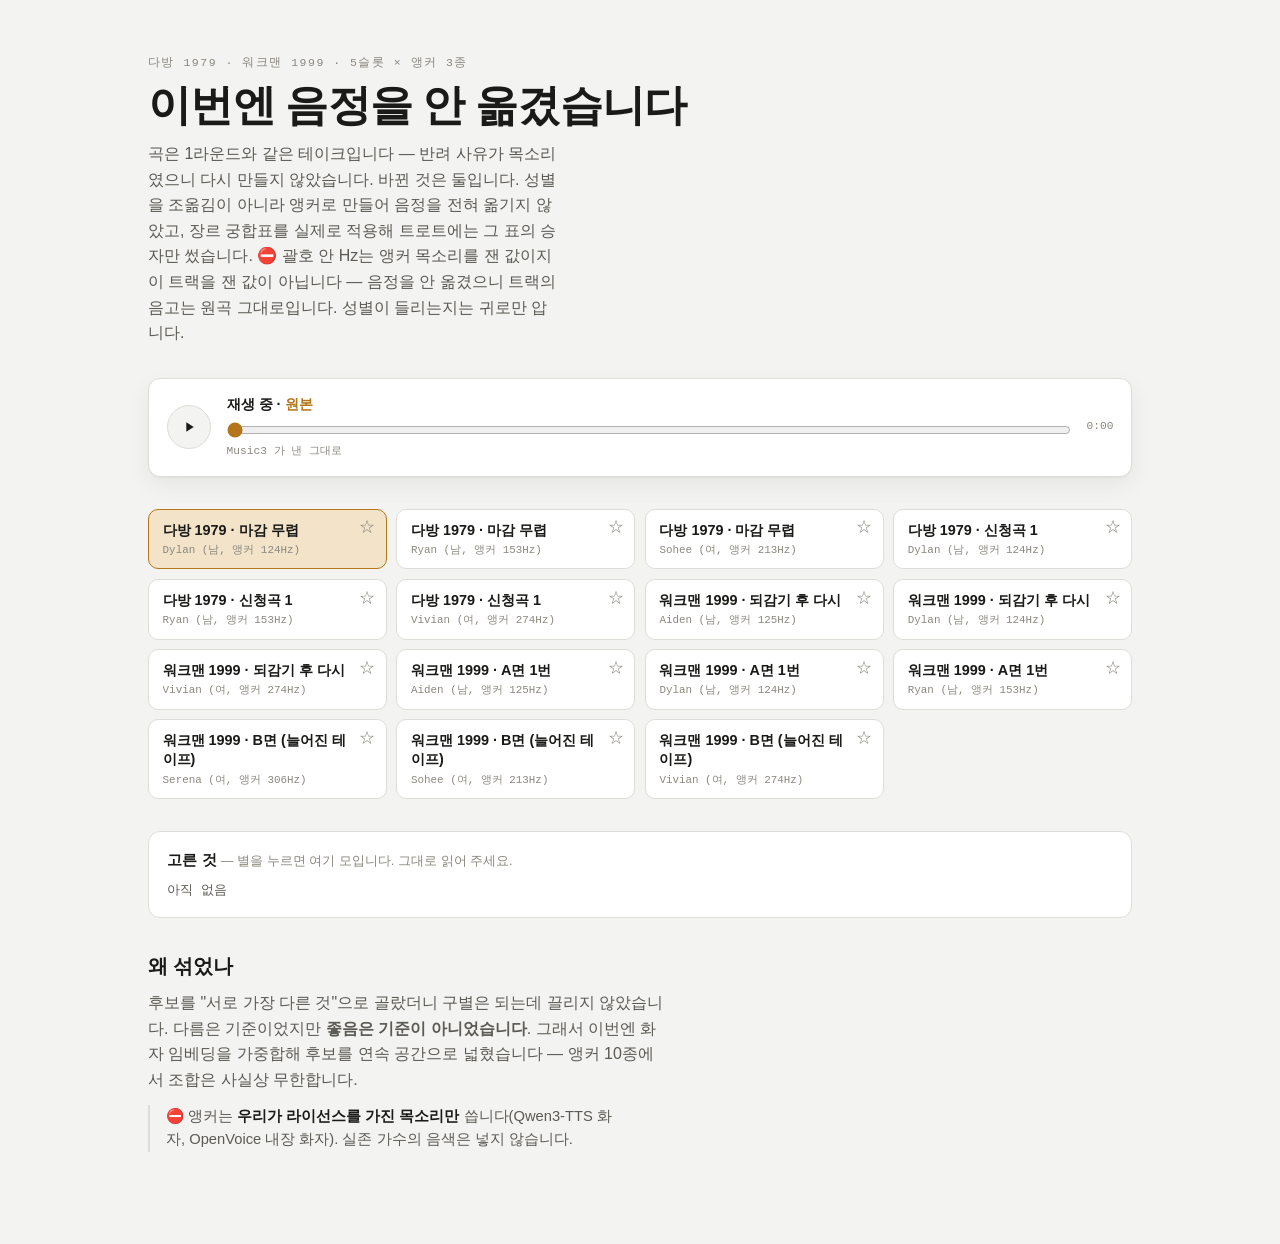
<file: demos/music3-rooms-vocal2/index.html>
<!doctype html>
<html lang="ko">
<head>
<meta charset="utf-8">
<!-- ⛔ 이게 없으면 폰이 이 페이지를 데스크톱 폭(980px)으로 렌더한 뒤 축소한다 — 글자가
     읽을 수 없게 작아지고 탭이 손톱만해진다. 2026-08-18 모바일 감사에서 이 템플릿으로
     만든 청취판 두 장이 그 상태로 배포돼 있었다. 템플릿에 head 자체가 없었다. -->
<meta name="viewport" content="width=device-width, initial-scale=1">
<title>방 보컬 2라운드 — 앵커 바꿔 다시</title>
<style>
  :root{
    --bg:#F3F3F1; --panel:#FFFFFF; --edge:#DEDDD8; --edge-soft:#EBEAE6;
    --ink:#1A1A18; --ink-2:#5C5A54; --ink-3:#8A877E;
    --amber:#B4761A; --amber-soft:#F2E3C9; --teal:#1F6E6B;
    --shadow:0 1px 2px rgba(20,18,14,.05), 0 8px 24px rgba(20,18,14,.06);
    --mono:ui-monospace,"SF Mono",Menlo,Consolas,monospace;
    --sans:ui-sans-serif,-apple-system,"Helvetica Neue","Apple SD Gothic Neo",sans-serif;
    --serif:ui-serif,Georgia,"Apple SD Gothic Neo",serif;
  }
  @media (prefers-color-scheme:dark){:root:not([data-theme="light"]){
    --bg:#131311; --panel:#1C1C19; --edge:#302F2B; --edge-soft:#262521;
    --ink:#F0EEE8; --ink-2:#A8A49A; --ink-3:#78746B;
    --amber:#DFA046; --amber-soft:#3A2C15; --teal:#5FB3AE;
    --shadow:0 1px 2px rgba(0,0,0,.4), 0 10px 30px rgba(0,0,0,.35);}}
  :root[data-theme="dark"]{
    --bg:#131311; --panel:#1C1C19; --edge:#302F2B; --edge-soft:#262521;
    --ink:#F0EEE8; --ink-2:#A8A49A; --ink-3:#78746B;
    --amber:#DFA046; --amber-soft:#3A2C15; --teal:#5FB3AE;
    --shadow:0 1px 2px rgba(0,0,0,.4), 0 10px 30px rgba(0,0,0,.35);}
  *{box-sizing:border-box}
  body{margin:0;background:var(--bg);color:var(--ink);font-family:var(--sans);
       font-size:16px;line-height:1.6;-webkit-font-smoothing:antialiased}
  .wrap{max-width:64rem;margin:0 auto;padding:clamp(1.5rem,1rem + 3vw,3.5rem) 1.25rem 5rem;
        display:flex;flex-direction:column;gap:2rem}
  .eyebrow{font-family:var(--mono);font-size:.72rem;letter-spacing:.13em;
           text-transform:uppercase;color:var(--ink-3);margin:0 0 .6rem}
  h1{font-family:var(--serif);font-weight:600;letter-spacing:-.015em;
     font-size:clamp(1.8rem,1.4rem + 2vw,2.7rem);line-height:1.1;margin:0 0 .7rem;
     text-wrap:balance}
  .lede{margin:0;max-width:46ch;color:var(--ink-2)}

  .deck{position:sticky;top:0;z-index:5;background:var(--panel);
        border:1px solid var(--edge);border-radius:12px;box-shadow:var(--shadow);
        padding:.9rem 1.1rem;display:flex;align-items:center;gap:1rem}
  .play{appearance:none;border:1px solid var(--edge);background:var(--bg);color:var(--ink);
        width:2.75rem;height:2.75rem;border-radius:50%;cursor:pointer;flex:none;
        display:grid;place-items:center;transition:border-color .16s ease}
  .play:hover{border-color:var(--amber)}
  .play:focus-visible{outline:2px solid var(--teal);outline-offset:2px}
  .play svg{width:1rem;height:1rem;fill:var(--ink)}
  .deck-mid{flex:1;min-width:0;display:flex;flex-direction:column;gap:.35rem}
  .deck-now{font-size:.9rem;font-weight:640;white-space:nowrap;overflow:hidden;
            text-overflow:ellipsis}
  .deck-now b{color:var(--amber)}
  .deck-rec{font-family:var(--mono);font-size:.7rem;color:var(--ink-3);
            white-space:nowrap;overflow:hidden;text-overflow:ellipsis}
  input[type=range]{width:100%;accent-color:var(--amber);height:1rem;margin:0}
  .t{font-family:var(--mono);font-size:.7rem;color:var(--ink-3);
     font-variant-numeric:tabular-nums;flex:none}

  .grid{display:grid;grid-template-columns:repeat(auto-fill,minmax(13rem,1fr));gap:.6rem}
  .chip{appearance:none;text-align:left;background:var(--panel);color:var(--ink);
        border:1px solid var(--edge);border-radius:10px;padding:.7rem .85rem;
        cursor:pointer;display:flex;flex-direction:column;gap:.2rem;position:relative;
        transition:border-color .14s ease,background .14s ease}
  .chip:hover{border-color:var(--ink-3)}
  .chip:focus-visible{outline:2px solid var(--teal);outline-offset:2px}
  .chip.is-current{background:var(--amber-soft);border-color:var(--amber)}
  .chip.is-ref .chip-l{color:var(--amber)}
  .chip-l{font-weight:640;font-size:.9rem;padding-right:1.5rem}
  .chip-r{font-family:var(--mono);font-size:.68rem;color:var(--ink-3);
          overflow:hidden;text-overflow:ellipsis;white-space:nowrap}
  .star{position:absolute;top:.5rem;right:.55rem;font-size:1rem;line-height:1;
        color:var(--ink-3);cursor:pointer;user-select:none;padding:.1rem}
  .star:hover{color:var(--amber)}
  .star.on{color:var(--amber)}
  .star:focus-visible{outline:2px solid var(--teal);outline-offset:1px;border-radius:3px}

  .picks{background:var(--panel);border:1px solid var(--edge);border-radius:12px;
         padding:1rem 1.15rem;display:flex;flex-direction:column;gap:.5rem}
  .picks h2{margin:0;font-size:.95rem;font-weight:650}
  #picklist{font-family:var(--mono);font-size:.82rem;color:var(--ink-2);margin:0;
            white-space:pre-wrap;word-break:break-word}
  section h2{font-family:var(--serif);font-size:1.25rem;font-weight:600;margin:0 0 .5rem}
  section p{margin:0 0 .75rem;color:var(--ink-2);max-width:58ch}
  .note{border-left:2px solid var(--edge);padding-left:1rem;color:var(--ink-2);
        font-size:.92rem;max-width:58ch}
  .note b{color:var(--ink)}
  @media (prefers-reduced-motion:reduce){*{transition:none!important}}
</style>
</head>
<body>

<div class="wrap">
  <header>
    <p class="eyebrow">다방 1979 · 워크맨 1999 · 5슬롯 × 앵커 3종</p>
    <h1>이번엔 음정을 안 옮겼습니다</h1>
    <p class="lede">곡은 1라운드와 같은 테이크입니다 — 반려 사유가 목소리였으니 다시 만들지 않았습니다. 바뀐 것은 둘입니다. 성별을 조옮김이 아니라 앵커로 만들어 음정을 전혀 옮기지 않았고, 장르 궁합표를 실제로 적용해 트로트에는 그 표의 승자만 썼습니다. ⛔ 괄호 안 Hz는 앵커 목소리를 잰 값이지 이 트랙을 잰 값이 아닙니다 — 음정을 안 옮겼으니 트랙의 음고는 원곡 그대로입니다. 성별이 들리는지는 귀로만 압니다.</p>
  </header>

  <div class="deck">
    <button class="play" id="play" aria-label="재생">
      <svg viewBox="0 0 24 24" id="icon"><path d="M8 5v14l11-7z"/></svg>
    </button>
    <div class="deck-mid">
      <div class="deck-now">재생 중 · <b id="nowname">원본</b><span id="err"></span></div>
      <input type="range" id="seek" min="0" max="1000" value="0" aria-label="재생 위치">
      <div class="deck-rec" id="nowrec">Music3 가 낸 그대로</div>
    </div>
    <span class="t" id="cur">0:00</span>
  </div>

  <div class="grid" role="tablist" aria-label="음색 후보"><button class="chip is-current" data-i="0" role="tab" aria-selected="true"><span class="star" data-star="0" role="checkbox" aria-checked="false" aria-label="다방 1979 · 마감 무렵 고르기" tabindex="0">☆</span><span class="chip-l">다방 1979 · 마감 무렵</span><span class="chip-r">Dylan (남, 앵커 124Hz)</span></button>
<button class="chip" data-i="1" role="tab" aria-selected="false"><span class="star" data-star="1" role="checkbox" aria-checked="false" aria-label="다방 1979 · 마감 무렵 고르기" tabindex="0">☆</span><span class="chip-l">다방 1979 · 마감 무렵</span><span class="chip-r">Ryan (남, 앵커 153Hz)</span></button>
<button class="chip" data-i="2" role="tab" aria-selected="false"><span class="star" data-star="2" role="checkbox" aria-checked="false" aria-label="다방 1979 · 마감 무렵 고르기" tabindex="0">☆</span><span class="chip-l">다방 1979 · 마감 무렵</span><span class="chip-r">Sohee (여, 앵커 213Hz)</span></button>
<button class="chip" data-i="3" role="tab" aria-selected="false"><span class="star" data-star="3" role="checkbox" aria-checked="false" aria-label="다방 1979 · 신청곡 1 고르기" tabindex="0">☆</span><span class="chip-l">다방 1979 · 신청곡 1</span><span class="chip-r">Dylan (남, 앵커 124Hz)</span></button>
<button class="chip" data-i="4" role="tab" aria-selected="false"><span class="star" data-star="4" role="checkbox" aria-checked="false" aria-label="다방 1979 · 신청곡 1 고르기" tabindex="0">☆</span><span class="chip-l">다방 1979 · 신청곡 1</span><span class="chip-r">Ryan (남, 앵커 153Hz)</span></button>
<button class="chip" data-i="5" role="tab" aria-selected="false"><span class="star" data-star="5" role="checkbox" aria-checked="false" aria-label="다방 1979 · 신청곡 1 고르기" tabindex="0">☆</span><span class="chip-l">다방 1979 · 신청곡 1</span><span class="chip-r">Vivian (여, 앵커 274Hz)</span></button>
<button class="chip" data-i="6" role="tab" aria-selected="false"><span class="star" data-star="6" role="checkbox" aria-checked="false" aria-label="워크맨 1999 · 되감기 후 다시 고르기" tabindex="0">☆</span><span class="chip-l">워크맨 1999 · 되감기 후 다시</span><span class="chip-r">Aiden (남, 앵커 125Hz)</span></button>
<button class="chip" data-i="7" role="tab" aria-selected="false"><span class="star" data-star="7" role="checkbox" aria-checked="false" aria-label="워크맨 1999 · 되감기 후 다시 고르기" tabindex="0">☆</span><span class="chip-l">워크맨 1999 · 되감기 후 다시</span><span class="chip-r">Dylan (남, 앵커 124Hz)</span></button>
<button class="chip" data-i="8" role="tab" aria-selected="false"><span class="star" data-star="8" role="checkbox" aria-checked="false" aria-label="워크맨 1999 · 되감기 후 다시 고르기" tabindex="0">☆</span><span class="chip-l">워크맨 1999 · 되감기 후 다시</span><span class="chip-r">Vivian (여, 앵커 274Hz)</span></button>
<button class="chip" data-i="9" role="tab" aria-selected="false"><span class="star" data-star="9" role="checkbox" aria-checked="false" aria-label="워크맨 1999 · A면 1번 고르기" tabindex="0">☆</span><span class="chip-l">워크맨 1999 · A면 1번</span><span class="chip-r">Aiden (남, 앵커 125Hz)</span></button>
<button class="chip" data-i="10" role="tab" aria-selected="false"><span class="star" data-star="10" role="checkbox" aria-checked="false" aria-label="워크맨 1999 · A면 1번 고르기" tabindex="0">☆</span><span class="chip-l">워크맨 1999 · A면 1번</span><span class="chip-r">Dylan (남, 앵커 124Hz)</span></button>
<button class="chip" data-i="11" role="tab" aria-selected="false"><span class="star" data-star="11" role="checkbox" aria-checked="false" aria-label="워크맨 1999 · A면 1번 고르기" tabindex="0">☆</span><span class="chip-l">워크맨 1999 · A면 1번</span><span class="chip-r">Ryan (남, 앵커 153Hz)</span></button>
<button class="chip" data-i="12" role="tab" aria-selected="false"><span class="star" data-star="12" role="checkbox" aria-checked="false" aria-label="워크맨 1999 · B면 (늘어진 테이프) 고르기" tabindex="0">☆</span><span class="chip-l">워크맨 1999 · B면 (늘어진 테이프)</span><span class="chip-r">Serena (여, 앵커 306Hz)</span></button>
<button class="chip" data-i="13" role="tab" aria-selected="false"><span class="star" data-star="13" role="checkbox" aria-checked="false" aria-label="워크맨 1999 · B면 (늘어진 테이프) 고르기" tabindex="0">☆</span><span class="chip-l">워크맨 1999 · B면 (늘어진 테이프)</span><span class="chip-r">Sohee (여, 앵커 213Hz)</span></button>
<button class="chip" data-i="14" role="tab" aria-selected="false"><span class="star" data-star="14" role="checkbox" aria-checked="false" aria-label="워크맨 1999 · B면 (늘어진 테이프) 고르기" tabindex="0">☆</span><span class="chip-l">워크맨 1999 · B면 (늘어진 테이프)</span><span class="chip-r">Vivian (여, 앵커 274Hz)</span></button></div>

  <div class="picks">
    <h2>고른 것 <span style="font-weight:400;color:var(--ink-3);font-size:.8rem">
      — 별을 누르면 여기 모입니다. 그대로 읽어 주세요.</span></h2>
    <p id="picklist">아직 없음</p>
  </div>

  <section>
    <h2>왜 섞었나</h2>
    <p>후보를 "서로 가장 다른 것"으로 골랐더니 구별은 되는데 끌리지 않았습니다.
      다름은 기준이었지만 <b>좋음은 기준이 아니었습니다</b>. 그래서 이번엔 화자
      임베딩을 가중합해 후보를 연속 공간으로 넓혔습니다 — 앵커 10종에서 조합은
      사실상 무한합니다.</p>
    <div class="note">
      <p>⛔ 앵커는 <b>우리가 라이선스를 가진 목소리만</b> 씁니다(Qwen3-TTS 화자,
        OpenVoice 내장 화자). 실존 가수의 음색은 넣지 않습니다.</p>
    </div>
  </section>
</div>

<script>
(function(){
  var SRCS=["audio/dabang-1979__last-call__s3__ko_Dylan.mp3", "audio/dabang-1979__last-call__s3__ko_Ryan.mp3", "audio/dabang-1979__last-call__s3__ko_Sohee.mp3", "audio/dabang-1979__request-1__s5__ko_Dylan.mp3", "audio/dabang-1979__request-1__s5__ko_Ryan.mp3", "audio/dabang-1979__request-1__s5__ko_Vivian.mp3", "audio/walkman-1999__rewind__s1__ko_Aiden.mp3", "audio/walkman-1999__rewind__s1__ko_Dylan.mp3", "audio/walkman-1999__rewind__s1__ko_Vivian.mp3", "audio/walkman-1999__side-a__s2__ko_Aiden.mp3", "audio/walkman-1999__side-a__s2__ko_Dylan.mp3", "audio/walkman-1999__side-a__s2__ko_Ryan.mp3", "audio/walkman-1999__side-b__s1__ko_Serena.mp3", "audio/walkman-1999__side-b__s1__ko_Sohee.mp3", "audio/walkman-1999__side-b__s1__ko_Vivian.mp3"], NAMES=["\ub2e4\ubc29 1979 \u00b7 \ub9c8\uac10 \ubb34\ub835", "\ub2e4\ubc29 1979 \u00b7 \ub9c8\uac10 \ubb34\ub835", "\ub2e4\ubc29 1979 \u00b7 \ub9c8\uac10 \ubb34\ub835", "\ub2e4\ubc29 1979 \u00b7 \uc2e0\uccad\uace1 1", "\ub2e4\ubc29 1979 \u00b7 \uc2e0\uccad\uace1 1", "\ub2e4\ubc29 1979 \u00b7 \uc2e0\uccad\uace1 1", "\uc6cc\ud06c\ub9e8 1999 \u00b7 \ub418\uac10\uae30 \ud6c4 \ub2e4\uc2dc", "\uc6cc\ud06c\ub9e8 1999 \u00b7 \ub418\uac10\uae30 \ud6c4 \ub2e4\uc2dc", "\uc6cc\ud06c\ub9e8 1999 \u00b7 \ub418\uac10\uae30 \ud6c4 \ub2e4\uc2dc", "\uc6cc\ud06c\ub9e8 1999 \u00b7 A\uba74 1\ubc88", "\uc6cc\ud06c\ub9e8 1999 \u00b7 A\uba74 1\ubc88", "\uc6cc\ud06c\ub9e8 1999 \u00b7 A\uba74 1\ubc88", "\uc6cc\ud06c\ub9e8 1999 \u00b7 B\uba74 (\ub298\uc5b4\uc9c4 \ud14c\uc774\ud504)", "\uc6cc\ud06c\ub9e8 1999 \u00b7 B\uba74 (\ub298\uc5b4\uc9c4 \ud14c\uc774\ud504)", "\uc6cc\ud06c\ub9e8 1999 \u00b7 B\uba74 (\ub298\uc5b4\uc9c4 \ud14c\uc774\ud504)"], KEYS=["dabang-1979__last-call__s3__ko_Dylan", "dabang-1979__last-call__s3__ko_Ryan", "dabang-1979__last-call__s3__ko_Sohee", "dabang-1979__request-1__s5__ko_Dylan", "dabang-1979__request-1__s5__ko_Ryan", "dabang-1979__request-1__s5__ko_Vivian", "walkman-1999__rewind__s1__ko_Aiden", "walkman-1999__rewind__s1__ko_Dylan", "walkman-1999__rewind__s1__ko_Vivian", "walkman-1999__side-a__s2__ko_Aiden", "walkman-1999__side-a__s2__ko_Dylan", "walkman-1999__side-a__s2__ko_Ryan", "walkman-1999__side-b__s1__ko_Serena", "walkman-1999__side-b__s1__ko_Sohee", "walkman-1999__side-b__s1__ko_Vivian"], RECS=["Dylan (\ub0a8, \uc575\ucee4 124Hz)", "Ryan (\ub0a8, \uc575\ucee4 153Hz)", "Sohee (\uc5ec, \uc575\ucee4 213Hz)", "Dylan (\ub0a8, \uc575\ucee4 124Hz)", "Ryan (\ub0a8, \uc575\ucee4 153Hz)", "Vivian (\uc5ec, \uc575\ucee4 274Hz)", "Aiden (\ub0a8, \uc575\ucee4 125Hz)", "Dylan (\ub0a8, \uc575\ucee4 124Hz)", "Vivian (\uc5ec, \uc575\ucee4 274Hz)", "Aiden (\ub0a8, \uc575\ucee4 125Hz)", "Dylan (\ub0a8, \uc575\ucee4 124Hz)", "Ryan (\ub0a8, \uc575\ucee4 153Hz)", "Serena (\uc5ec, \uc575\ucee4 306Hz)", "Sohee (\uc5ec, \uc575\ucee4 213Hz)", "Vivian (\uc5ec, \uc575\ucee4 274Hz)"];
  var chips=[].slice.call(document.querySelectorAll('.chip'));
  var a=new Audio(); a.preload='auto'; a.src=SRCS[0]; a.loop=true;
  var idx=0, playing=false, picks=[];
  var play=document.getElementById('play'), icon=document.getElementById('icon');
  var seek=document.getElementById('seek'), cur=document.getElementById('cur');
  var nowname=document.getElementById('nowname'), nowrec=document.getElementById('nowrec');
  var err=document.getElementById('err'), picklist=document.getElementById('picklist');
  var seeking=false;

  function fmt(s){ if(!isFinite(s))return '0:00';
    var m=Math.floor(s/60),r=Math.floor(s%60); return m+':'+(r<10?'0':'')+r; }
  function setIcon(){ icon.innerHTML = playing
    ? '<path d="M6 5h4v14H6zM14 5h4v14h-4z"/>' : '<path d="M8 5v14l11-7z"/>'; }

  function select(i){
    if(i===idx) return;
    var t=a.currentTime, was=playing;
    idx=i; a.src=SRCS[i];
    a.addEventListener('loadedmetadata', function once(){
      a.removeEventListener('loadedmetadata', once);
      a.currentTime=Math.min(t, a.duration||0);
      if(was) a.play();
    });
    chips.forEach(function(c,k){ c.classList.toggle('is-current',k===i);
      c.setAttribute('aria-selected',k===i?'true':'false'); });
    nowname.textContent=NAMES[i]; nowrec.textContent=RECS[i];
  }

  function toggleStar(i, el){
    var k=KEYS[i], at=picks.indexOf(k);
    if(at>=0){ picks.splice(at,1); el.classList.remove('on');
      el.textContent='☆'; el.setAttribute('aria-checked','false'); }
    else { picks.push(k); el.classList.add('on');
      el.textContent='★'; el.setAttribute('aria-checked','true'); }
    picklist.textContent = picks.length ? picks.join(', ') : '아직 없음';
  }

  chips.forEach(function(c){
    c.addEventListener('click',function(e){
      if(e.target.classList.contains('star')) return;
      select(+c.dataset.i);
    });
  });
  [].slice.call(document.querySelectorAll('.star')).forEach(function(s){
    s.addEventListener('click',function(e){ e.stopPropagation(); toggleStar(+s.dataset.star,s); });
    s.addEventListener('keydown',function(e){
      if(e.key===' '||e.key==='Enter'){ e.preventDefault(); e.stopPropagation();
        toggleStar(+s.dataset.star,s); } });
  });

  play.addEventListener('click',function(){ playing?a.pause():a.play(); });
  a.addEventListener('error',function(){
    err.textContent=' · ⛔ 재생 불가 (code '+(a.error?a.error.code:0)+')';
    playing=false; setIcon(); });
  a.addEventListener('canplay',function(){ err.textContent=''; });
  a.addEventListener('play',function(){ playing=true; setIcon(); });
  a.addEventListener('pause',function(){ playing=false; setIcon(); });
  a.addEventListener('timeupdate',function(){
    if(seeking) return;
    cur.textContent=fmt(a.currentTime);
    if(a.duration) seek.value=Math.round(a.currentTime/a.duration*1000); });
  seek.addEventListener('input',function(){ seeking=true; });
  seek.addEventListener('change',function(){
    if(a.duration) a.currentTime=seek.value/1000*a.duration; seeking=false; });
  document.addEventListener('keydown',function(e){
    if(e.target.tagName==='INPUT'||e.target.classList.contains('star')) return;
    if(e.code==='Space'){ playing?a.pause():a.play(); e.preventDefault(); }
    else if(e.key==='ArrowRight'){ select(Math.min(idx+1,SRCS.length-1)); e.preventDefault(); }
    else if(e.key==='ArrowLeft'){ select(Math.max(idx-1,0)); e.preventDefault(); }
  });
})();
</script>
</body>
</html>
</file>
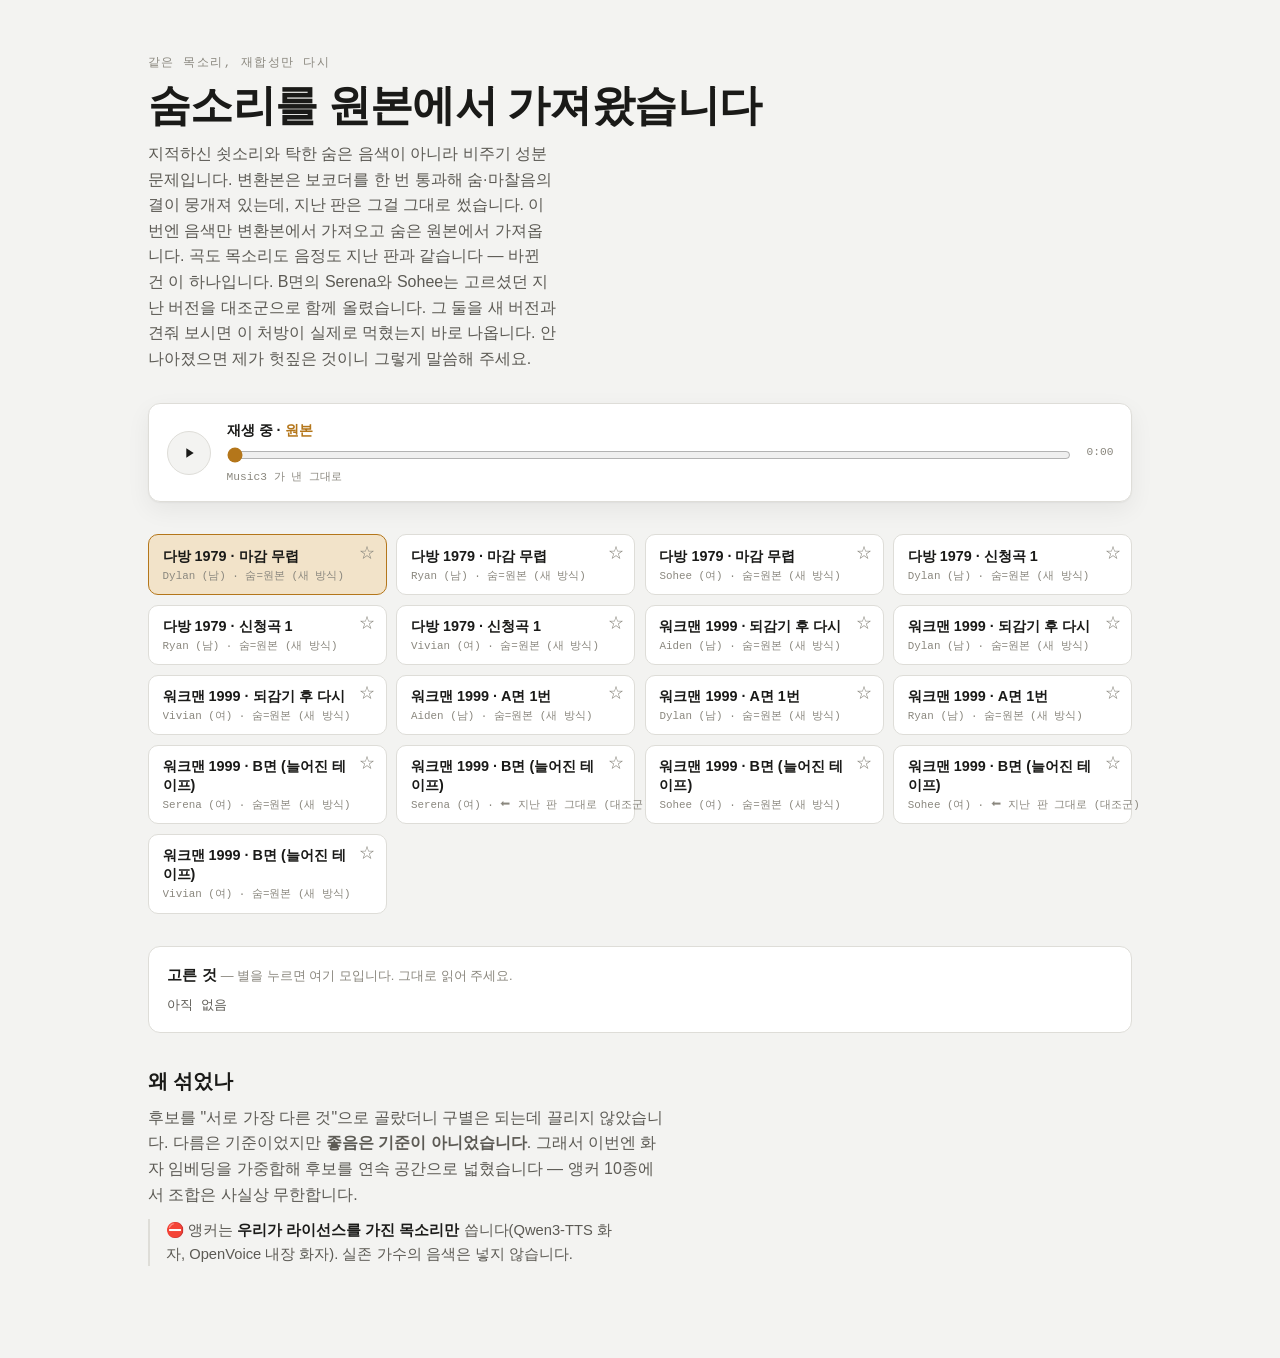
<file: demos/music3-rooms-vocal3/index.html>
<!doctype html>
<html lang="ko">
<head>
<meta charset="utf-8">
<!-- ⛔ 이게 없으면 폰이 이 페이지를 데스크톱 폭(980px)으로 렌더한 뒤 축소한다 — 글자가
     읽을 수 없게 작아지고 탭이 손톱만해진다. 2026-08-18 모바일 감사에서 이 템플릿으로
     만든 청취판 두 장이 그 상태로 배포돼 있었다. 템플릿에 head 자체가 없었다. -->
<meta name="viewport" content="width=device-width, initial-scale=1">
<title>방 보컬 3라운드 — 쇳소리·숨소리</title>
<style>
  :root{
    --bg:#F3F3F1; --panel:#FFFFFF; --edge:#DEDDD8; --edge-soft:#EBEAE6;
    --ink:#1A1A18; --ink-2:#5C5A54; --ink-3:#8A877E;
    --amber:#B4761A; --amber-soft:#F2E3C9; --teal:#1F6E6B;
    --shadow:0 1px 2px rgba(20,18,14,.05), 0 8px 24px rgba(20,18,14,.06);
    --mono:ui-monospace,"SF Mono",Menlo,Consolas,monospace;
    --sans:ui-sans-serif,-apple-system,"Helvetica Neue","Apple SD Gothic Neo",sans-serif;
    --serif:ui-serif,Georgia,"Apple SD Gothic Neo",serif;
  }
  @media (prefers-color-scheme:dark){:root:not([data-theme="light"]){
    --bg:#131311; --panel:#1C1C19; --edge:#302F2B; --edge-soft:#262521;
    --ink:#F0EEE8; --ink-2:#A8A49A; --ink-3:#78746B;
    --amber:#DFA046; --amber-soft:#3A2C15; --teal:#5FB3AE;
    --shadow:0 1px 2px rgba(0,0,0,.4), 0 10px 30px rgba(0,0,0,.35);}}
  :root[data-theme="dark"]{
    --bg:#131311; --panel:#1C1C19; --edge:#302F2B; --edge-soft:#262521;
    --ink:#F0EEE8; --ink-2:#A8A49A; --ink-3:#78746B;
    --amber:#DFA046; --amber-soft:#3A2C15; --teal:#5FB3AE;
    --shadow:0 1px 2px rgba(0,0,0,.4), 0 10px 30px rgba(0,0,0,.35);}
  *{box-sizing:border-box}
  body{margin:0;background:var(--bg);color:var(--ink);font-family:var(--sans);
       font-size:16px;line-height:1.6;-webkit-font-smoothing:antialiased}
  .wrap{max-width:64rem;margin:0 auto;padding:clamp(1.5rem,1rem + 3vw,3.5rem) 1.25rem 5rem;
        display:flex;flex-direction:column;gap:2rem}
  .eyebrow{font-family:var(--mono);font-size:.72rem;letter-spacing:.13em;
           text-transform:uppercase;color:var(--ink-3);margin:0 0 .6rem}
  h1{font-family:var(--serif);font-weight:600;letter-spacing:-.015em;
     font-size:clamp(1.8rem,1.4rem + 2vw,2.7rem);line-height:1.1;margin:0 0 .7rem;
     text-wrap:balance}
  .lede{margin:0;max-width:46ch;color:var(--ink-2)}

  .deck{position:sticky;top:0;z-index:5;background:var(--panel);
        border:1px solid var(--edge);border-radius:12px;box-shadow:var(--shadow);
        padding:.9rem 1.1rem;display:flex;align-items:center;gap:1rem}
  .play{appearance:none;border:1px solid var(--edge);background:var(--bg);color:var(--ink);
        width:2.75rem;height:2.75rem;border-radius:50%;cursor:pointer;flex:none;
        display:grid;place-items:center;transition:border-color .16s ease}
  .play:hover{border-color:var(--amber)}
  .play:focus-visible{outline:2px solid var(--teal);outline-offset:2px}
  .play svg{width:1rem;height:1rem;fill:var(--ink)}
  .deck-mid{flex:1;min-width:0;display:flex;flex-direction:column;gap:.35rem}
  .deck-now{font-size:.9rem;font-weight:640;white-space:nowrap;overflow:hidden;
            text-overflow:ellipsis}
  .deck-now b{color:var(--amber)}
  .deck-rec{font-family:var(--mono);font-size:.7rem;color:var(--ink-3);
            white-space:nowrap;overflow:hidden;text-overflow:ellipsis}
  input[type=range]{width:100%;accent-color:var(--amber);height:1rem;margin:0}
  .t{font-family:var(--mono);font-size:.7rem;color:var(--ink-3);
     font-variant-numeric:tabular-nums;flex:none}

  .grid{display:grid;grid-template-columns:repeat(auto-fill,minmax(13rem,1fr));gap:.6rem}
  .chip{appearance:none;text-align:left;background:var(--panel);color:var(--ink);
        border:1px solid var(--edge);border-radius:10px;padding:.7rem .85rem;
        cursor:pointer;display:flex;flex-direction:column;gap:.2rem;position:relative;
        transition:border-color .14s ease,background .14s ease}
  .chip:hover{border-color:var(--ink-3)}
  .chip:focus-visible{outline:2px solid var(--teal);outline-offset:2px}
  .chip.is-current{background:var(--amber-soft);border-color:var(--amber)}
  .chip.is-ref .chip-l{color:var(--amber)}
  .chip-l{font-weight:640;font-size:.9rem;padding-right:1.5rem}
  .chip-r{font-family:var(--mono);font-size:.68rem;color:var(--ink-3);
          overflow:hidden;text-overflow:ellipsis;white-space:nowrap}
  .star{position:absolute;top:.5rem;right:.55rem;font-size:1rem;line-height:1;
        color:var(--ink-3);cursor:pointer;user-select:none;padding:.1rem}
  .star:hover{color:var(--amber)}
  .star.on{color:var(--amber)}
  .star:focus-visible{outline:2px solid var(--teal);outline-offset:1px;border-radius:3px}

  .picks{background:var(--panel);border:1px solid var(--edge);border-radius:12px;
         padding:1rem 1.15rem;display:flex;flex-direction:column;gap:.5rem}
  .picks h2{margin:0;font-size:.95rem;font-weight:650}
  #picklist{font-family:var(--mono);font-size:.82rem;color:var(--ink-2);margin:0;
            white-space:pre-wrap;word-break:break-word}
  section h2{font-family:var(--serif);font-size:1.25rem;font-weight:600;margin:0 0 .5rem}
  section p{margin:0 0 .75rem;color:var(--ink-2);max-width:58ch}
  .note{border-left:2px solid var(--edge);padding-left:1rem;color:var(--ink-2);
        font-size:.92rem;max-width:58ch}
  .note b{color:var(--ink)}
  @media (prefers-reduced-motion:reduce){*{transition:none!important}}
</style>
</head>
<body>

<div class="wrap">
  <header>
    <p class="eyebrow">같은 목소리, 재합성만 다시</p>
    <h1>숨소리를 원본에서 가져왔습니다</h1>
    <p class="lede">지적하신 쇳소리와 탁한 숨은 음색이 아니라 비주기 성분 문제입니다. 변환본은 보코더를 한 번 통과해 숨·마찰음의 결이 뭉개져 있는데, 지난 판은 그걸 그대로 썼습니다. 이번엔 음색만 변환본에서 가져오고 숨은 원본에서 가져옵니다. 곡도 목소리도 음정도 지난 판과 같습니다 — 바뀐 건 이 하나입니다. B면의 Serena와 Sohee는 고르셨던 지난 버전을 대조군으로 함께 올렸습니다. 그 둘을 새 버전과 견줘 보시면 이 처방이 실제로 먹혔는지 바로 나옵니다. 안 나아졌으면 제가 헛짚은 것이니 그렇게 말씀해 주세요.</p>
  </header>

  <div class="deck">
    <button class="play" id="play" aria-label="재생">
      <svg viewBox="0 0 24 24" id="icon"><path d="M8 5v14l11-7z"/></svg>
    </button>
    <div class="deck-mid">
      <div class="deck-now">재생 중 · <b id="nowname">원본</b><span id="err"></span></div>
      <input type="range" id="seek" min="0" max="1000" value="0" aria-label="재생 위치">
      <div class="deck-rec" id="nowrec">Music3 가 낸 그대로</div>
    </div>
    <span class="t" id="cur">0:00</span>
  </div>

  <div class="grid" role="tablist" aria-label="음색 후보"><button class="chip is-current" data-i="0" role="tab" aria-selected="true"><span class="star" data-star="0" role="checkbox" aria-checked="false" aria-label="다방 1979 · 마감 무렵 고르기" tabindex="0">☆</span><span class="chip-l">다방 1979 · 마감 무렵</span><span class="chip-r">Dylan (남) · 숨=원본 (새 방식)</span></button>
<button class="chip" data-i="1" role="tab" aria-selected="false"><span class="star" data-star="1" role="checkbox" aria-checked="false" aria-label="다방 1979 · 마감 무렵 고르기" tabindex="0">☆</span><span class="chip-l">다방 1979 · 마감 무렵</span><span class="chip-r">Ryan (남) · 숨=원본 (새 방식)</span></button>
<button class="chip" data-i="2" role="tab" aria-selected="false"><span class="star" data-star="2" role="checkbox" aria-checked="false" aria-label="다방 1979 · 마감 무렵 고르기" tabindex="0">☆</span><span class="chip-l">다방 1979 · 마감 무렵</span><span class="chip-r">Sohee (여) · 숨=원본 (새 방식)</span></button>
<button class="chip" data-i="3" role="tab" aria-selected="false"><span class="star" data-star="3" role="checkbox" aria-checked="false" aria-label="다방 1979 · 신청곡 1 고르기" tabindex="0">☆</span><span class="chip-l">다방 1979 · 신청곡 1</span><span class="chip-r">Dylan (남) · 숨=원본 (새 방식)</span></button>
<button class="chip" data-i="4" role="tab" aria-selected="false"><span class="star" data-star="4" role="checkbox" aria-checked="false" aria-label="다방 1979 · 신청곡 1 고르기" tabindex="0">☆</span><span class="chip-l">다방 1979 · 신청곡 1</span><span class="chip-r">Ryan (남) · 숨=원본 (새 방식)</span></button>
<button class="chip" data-i="5" role="tab" aria-selected="false"><span class="star" data-star="5" role="checkbox" aria-checked="false" aria-label="다방 1979 · 신청곡 1 고르기" tabindex="0">☆</span><span class="chip-l">다방 1979 · 신청곡 1</span><span class="chip-r">Vivian (여) · 숨=원본 (새 방식)</span></button>
<button class="chip" data-i="6" role="tab" aria-selected="false"><span class="star" data-star="6" role="checkbox" aria-checked="false" aria-label="워크맨 1999 · 되감기 후 다시 고르기" tabindex="0">☆</span><span class="chip-l">워크맨 1999 · 되감기 후 다시</span><span class="chip-r">Aiden (남) · 숨=원본 (새 방식)</span></button>
<button class="chip" data-i="7" role="tab" aria-selected="false"><span class="star" data-star="7" role="checkbox" aria-checked="false" aria-label="워크맨 1999 · 되감기 후 다시 고르기" tabindex="0">☆</span><span class="chip-l">워크맨 1999 · 되감기 후 다시</span><span class="chip-r">Dylan (남) · 숨=원본 (새 방식)</span></button>
<button class="chip" data-i="8" role="tab" aria-selected="false"><span class="star" data-star="8" role="checkbox" aria-checked="false" aria-label="워크맨 1999 · 되감기 후 다시 고르기" tabindex="0">☆</span><span class="chip-l">워크맨 1999 · 되감기 후 다시</span><span class="chip-r">Vivian (여) · 숨=원본 (새 방식)</span></button>
<button class="chip" data-i="9" role="tab" aria-selected="false"><span class="star" data-star="9" role="checkbox" aria-checked="false" aria-label="워크맨 1999 · A면 1번 고르기" tabindex="0">☆</span><span class="chip-l">워크맨 1999 · A면 1번</span><span class="chip-r">Aiden (남) · 숨=원본 (새 방식)</span></button>
<button class="chip" data-i="10" role="tab" aria-selected="false"><span class="star" data-star="10" role="checkbox" aria-checked="false" aria-label="워크맨 1999 · A면 1번 고르기" tabindex="0">☆</span><span class="chip-l">워크맨 1999 · A면 1번</span><span class="chip-r">Dylan (남) · 숨=원본 (새 방식)</span></button>
<button class="chip" data-i="11" role="tab" aria-selected="false"><span class="star" data-star="11" role="checkbox" aria-checked="false" aria-label="워크맨 1999 · A면 1번 고르기" tabindex="0">☆</span><span class="chip-l">워크맨 1999 · A면 1번</span><span class="chip-r">Ryan (남) · 숨=원본 (새 방식)</span></button>
<button class="chip" data-i="12" role="tab" aria-selected="false"><span class="star" data-star="12" role="checkbox" aria-checked="false" aria-label="워크맨 1999 · B면 (늘어진 테이프) 고르기" tabindex="0">☆</span><span class="chip-l">워크맨 1999 · B면 (늘어진 테이프)</span><span class="chip-r">Serena (여) · 숨=원본 (새 방식)</span></button>
<button class="chip" data-i="13" role="tab" aria-selected="false"><span class="star" data-star="13" role="checkbox" aria-checked="false" aria-label="워크맨 1999 · B면 (늘어진 테이프) 고르기" tabindex="0">☆</span><span class="chip-l">워크맨 1999 · B면 (늘어진 테이프)</span><span class="chip-r">Serena (여) · ⬅ 지난 판 그대로 (대조군)</span></button>
<button class="chip" data-i="14" role="tab" aria-selected="false"><span class="star" data-star="14" role="checkbox" aria-checked="false" aria-label="워크맨 1999 · B면 (늘어진 테이프) 고르기" tabindex="0">☆</span><span class="chip-l">워크맨 1999 · B면 (늘어진 테이프)</span><span class="chip-r">Sohee (여) · 숨=원본 (새 방식)</span></button>
<button class="chip" data-i="15" role="tab" aria-selected="false"><span class="star" data-star="15" role="checkbox" aria-checked="false" aria-label="워크맨 1999 · B면 (늘어진 테이프) 고르기" tabindex="0">☆</span><span class="chip-l">워크맨 1999 · B면 (늘어진 테이프)</span><span class="chip-r">Sohee (여) · ⬅ 지난 판 그대로 (대조군)</span></button>
<button class="chip" data-i="16" role="tab" aria-selected="false"><span class="star" data-star="16" role="checkbox" aria-checked="false" aria-label="워크맨 1999 · B면 (늘어진 테이프) 고르기" tabindex="0">☆</span><span class="chip-l">워크맨 1999 · B면 (늘어진 테이프)</span><span class="chip-r">Vivian (여) · 숨=원본 (새 방식)</span></button></div>

  <div class="picks">
    <h2>고른 것 <span style="font-weight:400;color:var(--ink-3);font-size:.8rem">
      — 별을 누르면 여기 모입니다. 그대로 읽어 주세요.</span></h2>
    <p id="picklist">아직 없음</p>
  </div>

  <section>
    <h2>왜 섞었나</h2>
    <p>후보를 "서로 가장 다른 것"으로 골랐더니 구별은 되는데 끌리지 않았습니다.
      다름은 기준이었지만 <b>좋음은 기준이 아니었습니다</b>. 그래서 이번엔 화자
      임베딩을 가중합해 후보를 연속 공간으로 넓혔습니다 — 앵커 10종에서 조합은
      사실상 무한합니다.</p>
    <div class="note">
      <p>⛔ 앵커는 <b>우리가 라이선스를 가진 목소리만</b> 씁니다(Qwen3-TTS 화자,
        OpenVoice 내장 화자). 실존 가수의 음색은 넣지 않습니다.</p>
    </div>
  </section>
</div>

<script>
(function(){
  var SRCS=["audio/dabang-1979__last-call__s3__ko_Dylan__ap.mp3", "audio/dabang-1979__last-call__s3__ko_Ryan__ap.mp3", "audio/dabang-1979__last-call__s3__ko_Sohee__ap.mp3", "audio/dabang-1979__request-1__s5__ko_Dylan__ap.mp3", "audio/dabang-1979__request-1__s5__ko_Ryan__ap.mp3", "audio/dabang-1979__request-1__s5__ko_Vivian__ap.mp3", "audio/walkman-1999__rewind__s1__ko_Aiden__ap.mp3", "audio/walkman-1999__rewind__s1__ko_Dylan__ap.mp3", "audio/walkman-1999__rewind__s1__ko_Vivian__ap.mp3", "audio/walkman-1999__side-a__s2__ko_Aiden__ap.mp3", "audio/walkman-1999__side-a__s2__ko_Dylan__ap.mp3", "audio/walkman-1999__side-a__s2__ko_Ryan__ap.mp3", "audio/walkman-1999__side-b__s1__ko_Serena__ap.mp3", "audio/walkman-1999__side-b__s1__ko_Serena__prev.mp3", "audio/walkman-1999__side-b__s1__ko_Sohee__ap.mp3", "audio/walkman-1999__side-b__s1__ko_Sohee__prev.mp3", "audio/walkman-1999__side-b__s1__ko_Vivian__ap.mp3"], NAMES=["\ub2e4\ubc29 1979 \u00b7 \ub9c8\uac10 \ubb34\ub835", "\ub2e4\ubc29 1979 \u00b7 \ub9c8\uac10 \ubb34\ub835", "\ub2e4\ubc29 1979 \u00b7 \ub9c8\uac10 \ubb34\ub835", "\ub2e4\ubc29 1979 \u00b7 \uc2e0\uccad\uace1 1", "\ub2e4\ubc29 1979 \u00b7 \uc2e0\uccad\uace1 1", "\ub2e4\ubc29 1979 \u00b7 \uc2e0\uccad\uace1 1", "\uc6cc\ud06c\ub9e8 1999 \u00b7 \ub418\uac10\uae30 \ud6c4 \ub2e4\uc2dc", "\uc6cc\ud06c\ub9e8 1999 \u00b7 \ub418\uac10\uae30 \ud6c4 \ub2e4\uc2dc", "\uc6cc\ud06c\ub9e8 1999 \u00b7 \ub418\uac10\uae30 \ud6c4 \ub2e4\uc2dc", "\uc6cc\ud06c\ub9e8 1999 \u00b7 A\uba74 1\ubc88", "\uc6cc\ud06c\ub9e8 1999 \u00b7 A\uba74 1\ubc88", "\uc6cc\ud06c\ub9e8 1999 \u00b7 A\uba74 1\ubc88", "\uc6cc\ud06c\ub9e8 1999 \u00b7 B\uba74 (\ub298\uc5b4\uc9c4 \ud14c\uc774\ud504)", "\uc6cc\ud06c\ub9e8 1999 \u00b7 B\uba74 (\ub298\uc5b4\uc9c4 \ud14c\uc774\ud504)", "\uc6cc\ud06c\ub9e8 1999 \u00b7 B\uba74 (\ub298\uc5b4\uc9c4 \ud14c\uc774\ud504)", "\uc6cc\ud06c\ub9e8 1999 \u00b7 B\uba74 (\ub298\uc5b4\uc9c4 \ud14c\uc774\ud504)", "\uc6cc\ud06c\ub9e8 1999 \u00b7 B\uba74 (\ub298\uc5b4\uc9c4 \ud14c\uc774\ud504)"], KEYS=["dabang-1979__last-call__s3__ko_Dylan__ap", "dabang-1979__last-call__s3__ko_Ryan__ap", "dabang-1979__last-call__s3__ko_Sohee__ap", "dabang-1979__request-1__s5__ko_Dylan__ap", "dabang-1979__request-1__s5__ko_Ryan__ap", "dabang-1979__request-1__s5__ko_Vivian__ap", "walkman-1999__rewind__s1__ko_Aiden__ap", "walkman-1999__rewind__s1__ko_Dylan__ap", "walkman-1999__rewind__s1__ko_Vivian__ap", "walkman-1999__side-a__s2__ko_Aiden__ap", "walkman-1999__side-a__s2__ko_Dylan__ap", "walkman-1999__side-a__s2__ko_Ryan__ap", "walkman-1999__side-b__s1__ko_Serena__ap", "walkman-1999__side-b__s1__ko_Serena__prev", "walkman-1999__side-b__s1__ko_Sohee__ap", "walkman-1999__side-b__s1__ko_Sohee__prev", "walkman-1999__side-b__s1__ko_Vivian__ap"], RECS=["Dylan (\ub0a8) \u00b7 \uc228=\uc6d0\ubcf8 (\uc0c8 \ubc29\uc2dd)", "Ryan (\ub0a8) \u00b7 \uc228=\uc6d0\ubcf8 (\uc0c8 \ubc29\uc2dd)", "Sohee (\uc5ec) \u00b7 \uc228=\uc6d0\ubcf8 (\uc0c8 \ubc29\uc2dd)", "Dylan (\ub0a8) \u00b7 \uc228=\uc6d0\ubcf8 (\uc0c8 \ubc29\uc2dd)", "Ryan (\ub0a8) \u00b7 \uc228=\uc6d0\ubcf8 (\uc0c8 \ubc29\uc2dd)", "Vivian (\uc5ec) \u00b7 \uc228=\uc6d0\ubcf8 (\uc0c8 \ubc29\uc2dd)", "Aiden (\ub0a8) \u00b7 \uc228=\uc6d0\ubcf8 (\uc0c8 \ubc29\uc2dd)", "Dylan (\ub0a8) \u00b7 \uc228=\uc6d0\ubcf8 (\uc0c8 \ubc29\uc2dd)", "Vivian (\uc5ec) \u00b7 \uc228=\uc6d0\ubcf8 (\uc0c8 \ubc29\uc2dd)", "Aiden (\ub0a8) \u00b7 \uc228=\uc6d0\ubcf8 (\uc0c8 \ubc29\uc2dd)", "Dylan (\ub0a8) \u00b7 \uc228=\uc6d0\ubcf8 (\uc0c8 \ubc29\uc2dd)", "Ryan (\ub0a8) \u00b7 \uc228=\uc6d0\ubcf8 (\uc0c8 \ubc29\uc2dd)", "Serena (\uc5ec) \u00b7 \uc228=\uc6d0\ubcf8 (\uc0c8 \ubc29\uc2dd)", "Serena (\uc5ec) \u00b7 \u2b05 \uc9c0\ub09c \ud310 \uadf8\ub300\ub85c (\ub300\uc870\uad70)", "Sohee (\uc5ec) \u00b7 \uc228=\uc6d0\ubcf8 (\uc0c8 \ubc29\uc2dd)", "Sohee (\uc5ec) \u00b7 \u2b05 \uc9c0\ub09c \ud310 \uadf8\ub300\ub85c (\ub300\uc870\uad70)", "Vivian (\uc5ec) \u00b7 \uc228=\uc6d0\ubcf8 (\uc0c8 \ubc29\uc2dd)"];
  var chips=[].slice.call(document.querySelectorAll('.chip'));
  var a=new Audio(); a.preload='auto'; a.src=SRCS[0]; a.loop=true;
  var idx=0, playing=false, picks=[];
  var play=document.getElementById('play'), icon=document.getElementById('icon');
  var seek=document.getElementById('seek'), cur=document.getElementById('cur');
  var nowname=document.getElementById('nowname'), nowrec=document.getElementById('nowrec');
  var err=document.getElementById('err'), picklist=document.getElementById('picklist');
  var seeking=false;

  function fmt(s){ if(!isFinite(s))return '0:00';
    var m=Math.floor(s/60),r=Math.floor(s%60); return m+':'+(r<10?'0':'')+r; }
  function setIcon(){ icon.innerHTML = playing
    ? '<path d="M6 5h4v14H6zM14 5h4v14h-4z"/>' : '<path d="M8 5v14l11-7z"/>'; }

  function select(i){
    if(i===idx) return;
    var t=a.currentTime, was=playing;
    idx=i; a.src=SRCS[i];
    a.addEventListener('loadedmetadata', function once(){
      a.removeEventListener('loadedmetadata', once);
      a.currentTime=Math.min(t, a.duration||0);
      if(was) a.play();
    });
    chips.forEach(function(c,k){ c.classList.toggle('is-current',k===i);
      c.setAttribute('aria-selected',k===i?'true':'false'); });
    nowname.textContent=NAMES[i]; nowrec.textContent=RECS[i];
  }

  function toggleStar(i, el){
    var k=KEYS[i], at=picks.indexOf(k);
    if(at>=0){ picks.splice(at,1); el.classList.remove('on');
      el.textContent='☆'; el.setAttribute('aria-checked','false'); }
    else { picks.push(k); el.classList.add('on');
      el.textContent='★'; el.setAttribute('aria-checked','true'); }
    picklist.textContent = picks.length ? picks.join(', ') : '아직 없음';
  }

  chips.forEach(function(c){
    c.addEventListener('click',function(e){
      if(e.target.classList.contains('star')) return;
      select(+c.dataset.i);
    });
  });
  [].slice.call(document.querySelectorAll('.star')).forEach(function(s){
    s.addEventListener('click',function(e){ e.stopPropagation(); toggleStar(+s.dataset.star,s); });
    s.addEventListener('keydown',function(e){
      if(e.key===' '||e.key==='Enter'){ e.preventDefault(); e.stopPropagation();
        toggleStar(+s.dataset.star,s); } });
  });

  play.addEventListener('click',function(){ playing?a.pause():a.play(); });
  a.addEventListener('error',function(){
    err.textContent=' · ⛔ 재생 불가 (code '+(a.error?a.error.code:0)+')';
    playing=false; setIcon(); });
  a.addEventListener('canplay',function(){ err.textContent=''; });
  a.addEventListener('play',function(){ playing=true; setIcon(); });
  a.addEventListener('pause',function(){ playing=false; setIcon(); });
  a.addEventListener('timeupdate',function(){
    if(seeking) return;
    cur.textContent=fmt(a.currentTime);
    if(a.duration) seek.value=Math.round(a.currentTime/a.duration*1000); });
  seek.addEventListener('input',function(){ seeking=true; });
  seek.addEventListener('change',function(){
    if(a.duration) a.currentTime=seek.value/1000*a.duration; seeking=false; });
  document.addEventListener('keydown',function(e){
    if(e.target.tagName==='INPUT'||e.target.classList.contains('star')) return;
    if(e.code==='Space'){ playing?a.pause():a.play(); e.preventDefault(); }
    else if(e.key==='ArrowRight'){ select(Math.min(idx+1,SRCS.length-1)); e.preventDefault(); }
    else if(e.key==='ArrowLeft'){ select(Math.max(idx-1,0)); e.preventDefault(); }
  });
})();
</script>
</body>
</html>
</file>
